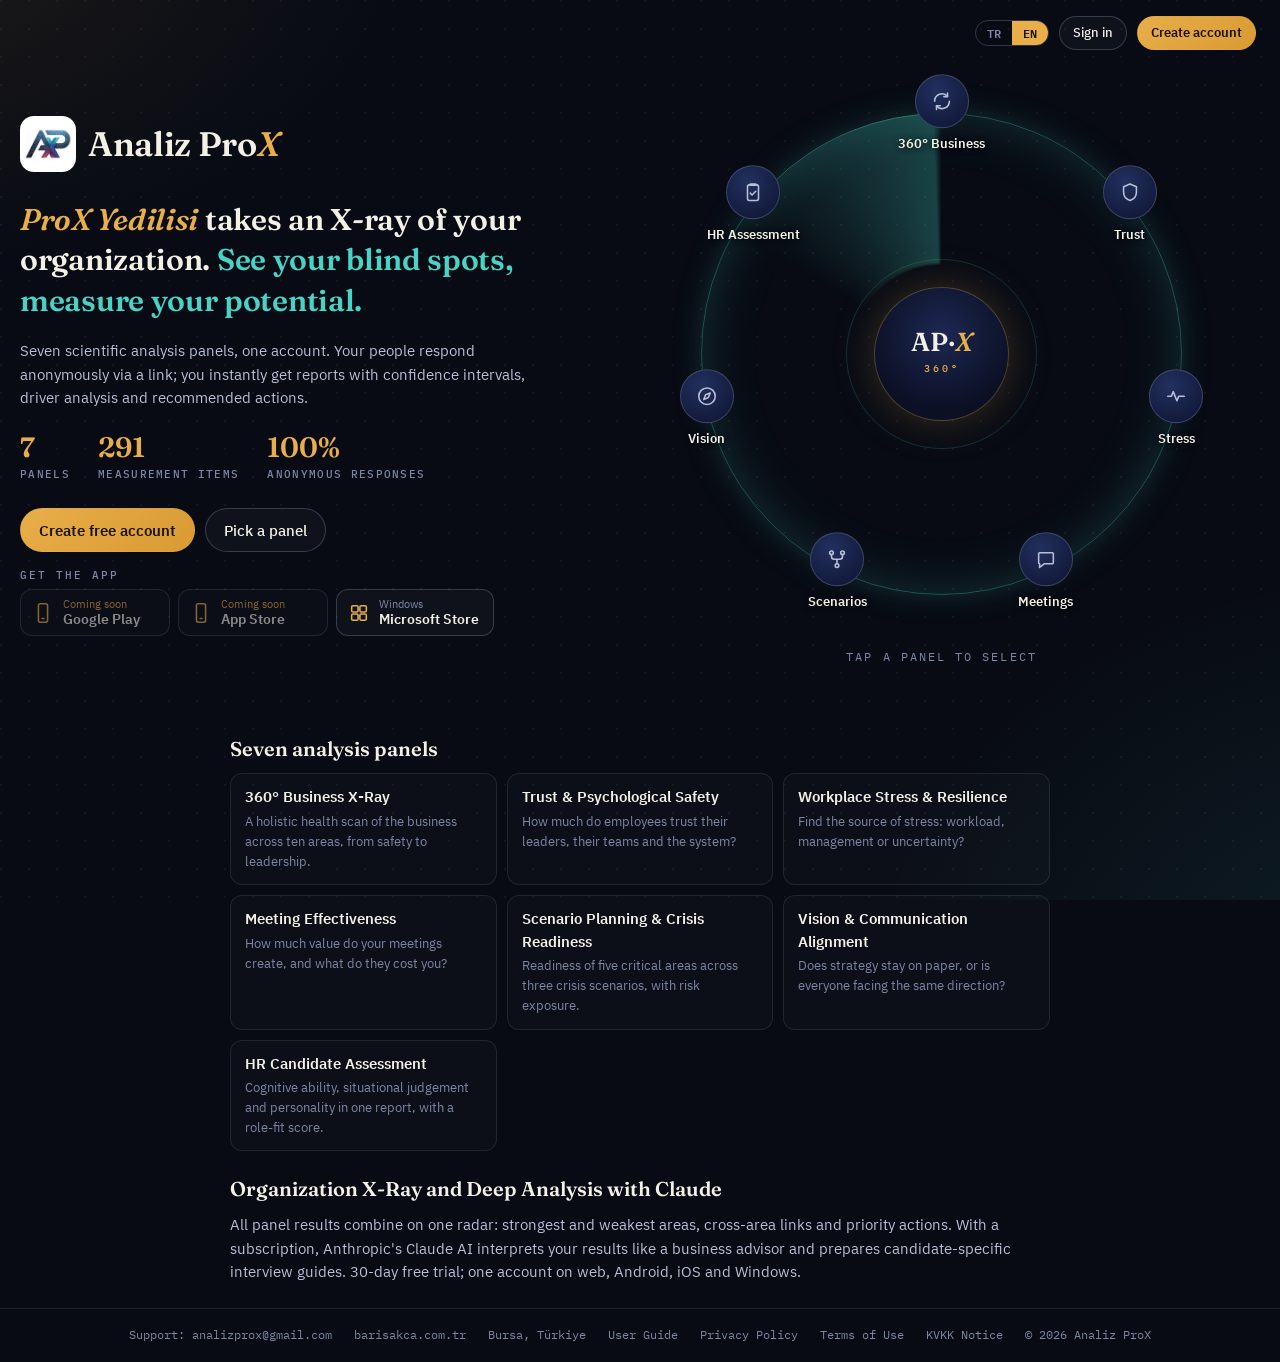
<file: App/App/public/index.html>
<!doctype html>
<html lang="tr">
<head>
  <meta charset="utf-8">
  <meta name="viewport" content="width=device-width, initial-scale=1, viewport-fit=cover">
  <title>Analiz ProX — ProX Yedilisi</title>
  <meta name="description" content="Kurumların röntgenini çeken yedi analiz paneli: 360° işletme, güven, İK aday değerlendirme, vizyon & iletişim, senaryo planlama, stres ve toplantı verimliliği.">
  <meta name="theme-color" content="#080b14">
  <meta name="color-scheme" content="dark">
  <link rel="canonical" href="https://analizprox.barisakca.com.tr/">
  <meta name="robots" content="index,follow">
  <meta property="og:type" content="website">
  <meta property="og:url" content="https://analizprox.barisakca.com.tr/">
  <meta property="og:site_name" content="Analiz ProX">
  <meta property="og:title" content="Analiz ProX — ProX Yedilisi">
  <meta property="og:description" content="İşletmenizin röntgenini çekin. Kör noktalarınızı görün, potansiyelinizi ölçün.">
  <meta property="og:image" content="https://analizprox.barisakca.com.tr/assets/img/og-image.jpg">
  <meta name="twitter:card" content="summary_large_image">
  <script type="application/ld+json">
  {"@context":"https://schema.org","@type":"SoftwareApplication","name":"Analiz ProX","alternateName":"ProX Yedilisi",
   "applicationCategory":"BusinessApplication","operatingSystem":"Web, Android, iOS, Windows","inLanguage":["tr","en"],
   "url":"https://analizprox.barisakca.com.tr/",
   "description":"Kurumların röntgenini çeken yedi analiz paneli: 360° işletme, güven ve psikolojik güvenlik, İK aday değerlendirme, vizyon ve iletişim uyumu, senaryo planlama ve kriz hazırlığı, kurumsal stres ve dayanıklılık, toplantı verimliliği. Anonim çalışan anketi, otomatik rapor ve Claude yapay zekâ ile derin analiz.",
   "offers":{"@type":"Offer","description":"30 gün ücretsiz deneme, ardından aylık ProX Yedilisi aboneliği"},
   "publisher":{"@type":"Organization","name":"Analiz ProX","email":"analizprox@gmail.com"}}
  </script>
  <link rel="icon" href="assets/img/favicon.ico" sizes="any">
  <link rel="icon" type="image/png" sizes="192x192" href="assets/img/favicon-192.png">
  <link rel="apple-touch-icon" href="assets/img/apple-touch-icon.png">
  <link rel="manifest" href="manifest.webmanifest">
  <link rel="stylesheet" href="assets/css/fonts.css">
  <link rel="stylesheet" href="assets/css/app.css">
  <script src="assets/js/vendor/supabase.js" defer></script>
  <script src="assets/js/vendor/qrcode.js" defer></script>
  <script type="module" src="assets/js/app.js"></script>
</head>
<body>
  <div id="app"><div class="loader" style="min-height:90vh"><i></i></div></div>
  <!-- JavaScript çalışmayan tarayıcılar ve arama motorları için tanıtım içeriği (kullanıcıya görünmez, ekranda yanıp sönmez) -->
  <noscript>
    <p style="padding:24px;color:#fff">Analiz ProX'i kullanmak için JavaScript'i etkinleştirin.</p>
    <main class="seo-land" style="max-width:880px;margin:0 auto;padding:40px 20px;color:#e9ecf5;font-family:system-ui,-apple-system,Segoe UI,Roboto,sans-serif;line-height:1.6">
      <h1 style="font-size:34px;margin:0 0 8px">Analiz ProX — Kurumunuzun röntgenini çekin</h1>
      <p style="font-size:18px;color:#b9c0d6">ProX Yedilisi: işletmelerin güçlü ve zayıf yanlarını bilimsel yöntemlerle ölçen yedi analiz paneli tek uygulamada. Çalışanlar hesap açmadan, anonim olarak yanıtlar; rapor otomatik oluşur.</p>
      <h2 style="font-size:22px;margin-top:28px">Yedi analiz paneli</h2>
      <ul>
        <li><b>360° İşletme Röntgeni</b> — Güvenlikten liderliğe on alanda işletmenin bütüncül sağlık taraması ve eNPS.</li>
        <li><b>Güven &amp; Psikolojik Güvenlik</b> — Çalışanlar yöneticilerine, ekiplerine ve sisteme ne kadar güveniyor?</li>
        <li><b>Kurumsal Stres &amp; Dayanıklılık</b> — Stresin kaynağını bulun: iş yükü mü, yönetim mi, belirsizlik mi?</li>
        <li><b>Toplantı Verimliliği</b> — Toplantılarınız ne kadar değer üretiyor ve size kaça mal oluyor?</li>
        <li><b>Senaryo Planlama &amp; Kriz Hazırlığı</b> — Üç kriz senaryosunda beş kritik alanın hazırlık düzeyi ve risk maruziyeti.</li>
        <li><b>Vizyon &amp; İletişim Uyumu</b> — Strateji kâğıtta mı kalıyor, yoksa herkes aynı yöne mi bakıyor?</li>
        <li><b>İK Aday Değerlendirme</b> — Bilişsel yetenek, durumsal yargı, kişilik ve dürüstlük tek raporda; pozisyona uyum skoru.</li>
      </ul>
      <h2 style="font-size:22px;margin-top:28px">Kurum Röntgeni ve Claude ile Derin Analiz</h2>
      <p>Tüm panellerin sonuçları tek radar grafiğinde birleşir: en güçlü ve en zayıf alanlar, alanlar arası bağlantılar ve öncelikli aksiyonlar. Abonelikte Anthropic'in Claude yapay zekâsı sonuçlarınızı bir iş danışmanı gibi yorumlar ve İK adaylarınız için kişiye özel mülakat rehberi hazırlar.</p>
      <h2 style="font-size:22px;margin-top:28px">Nasıl çalışır?</h2>
      <ol><li>Kayıt olun ve kurumunuzu tanımlayın.</li><li>Değerlendirme başlatın; bağlantıyı veya QR kodu paylaşın.</li><li>Çalışanlar anonim yanıtlar; rapor otomatik oluşur (etki analizi, birim ısı haritası, 90 günlük aksiyon önerileri, PDF ve CSV).</li></ol>
      <p><b>30 gün ücretsiz deneme.</b> Web, Android, iOS ve Windows'ta aynı hesap. Türkçe ve İngilizce.</p>
      <p><a href="/#/register" style="color:#e8ae49">Ücretsiz başlayın</a> · <a href="/#/guide" style="color:#e8ae49">Kullanım kılavuzu</a> · <a href="/destek.html" style="color:#e8ae49">Destek</a> · <a href="/gizlilik.html" style="color:#e8ae49">Gizlilik</a> · <a href="/kosullar.html" style="color:#e8ae49">Kullanım koşulları</a> · <a href="/privacy.html" style="color:#e8ae49">Privacy</a></p>
    </main>
  </noscript>
</body>
</html>
</file>
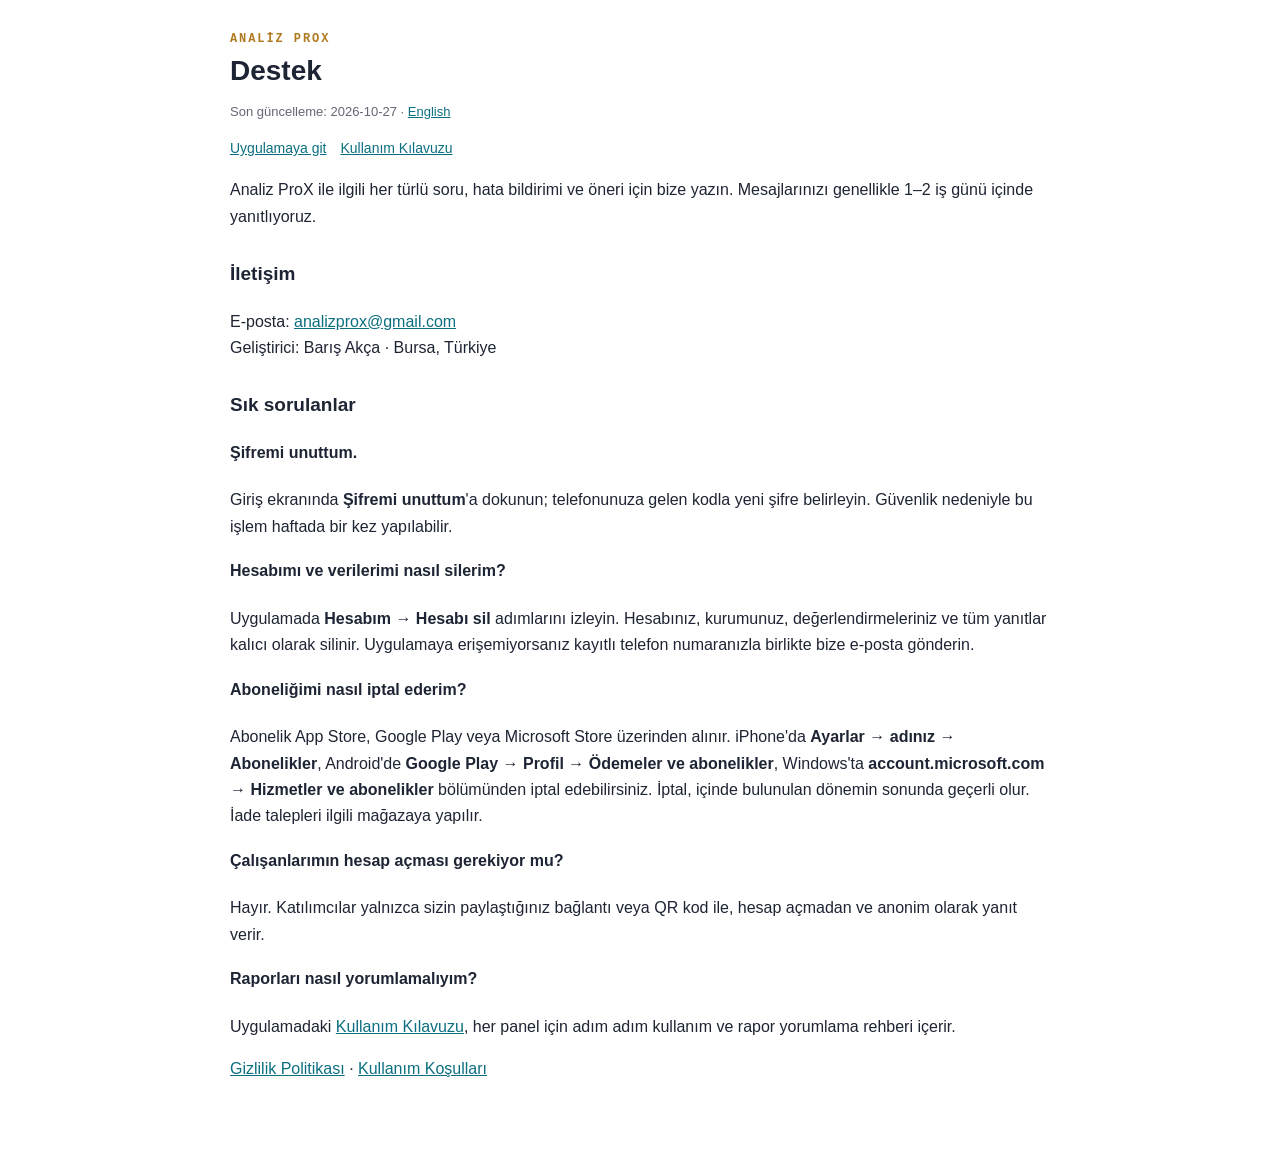
<file: App/App/public/destek.html>
<!doctype html>
<html lang="tr"><head><meta charset="utf-8"><meta name="viewport" content="width=device-width, initial-scale=1">
<title>Destek — Analiz ProX</title><meta name="robots" content="index,follow">
<style>
:root{color-scheme:light dark}
body{margin:0;font:16px/1.65 -apple-system,BlinkMacSystemFont,"Segoe UI",Roboto,Arial,sans-serif;background:#fff;color:#1d2433}
main{max-width:820px;margin:0 auto;padding:32px 20px 64px}
h1{font-size:28px;line-height:1.2;margin:8px 0}h3{margin-top:28px;font-size:19px}h4{margin-top:18px}
.eyebrow{font:600 12px ui-monospace,monospace;letter-spacing:.16em;text-transform:uppercase;color:#b07a1e}
.meta{color:#667;font-size:13px}nav a{margin-right:14px;font-size:14px}
table{border-collapse:collapse;width:100%;margin:12px 0;font-size:14px}th,td{border:1px solid #d8dbe3;padding:8px;text-align:left;vertical-align:top}th{background:#f3f4f7}
.tip,.warn{padding:12px 14px;border-radius:10px;margin:14px 0}.tip{background:#eef7f8}.warn{background:#fff6e6}
a{color:#0b6f80}
@media (prefers-color-scheme:dark){body{background:#0b0f1a;color:#e6e8ee}th{background:#161b28}th,td{border-color:#2a3142}.tip{background:#0f2a2e}.warn{background:#2e2410}a{color:#5fd4e2}.meta{color:#9aa}}
</style></head><body><main>
<div class="eyebrow">Analiz ProX</div>
<h1>Destek</h1>
<p class="meta">Son güncelleme: 2026-10-27 · <a href="/support.html">English</a></p>
<nav><a href="/">Uygulamaya git</a><a href="/#/guide">Kullanım Kılavuzu</a></nav>

<p>Analiz ProX ile ilgili her türlü soru, hata bildirimi ve öneri için bize yazın. Mesajlarınızı genellikle 1–2 iş günü içinde yanıtlıyoruz.</p>
<h3>İletişim</h3>
<p>E-posta: <a href="mailto:analizprox@gmail.com">analizprox@gmail.com</a><br>Geliştirici: Barış Akça · Bursa, Türkiye</p>
<h3>Sık sorulanlar</h3>
<h4>Şifremi unuttum.</h4><p>Giriş ekranında <b>Şifremi unuttum</b>'a dokunun; telefonunuza gelen kodla yeni şifre belirleyin. Güvenlik nedeniyle bu işlem haftada bir kez yapılabilir.</p>
<h4>Hesabımı ve verilerimi nasıl silerim?</h4><p>Uygulamada <b>Hesabım → Hesabı sil</b> adımlarını izleyin. Hesabınız, kurumunuz, değerlendirmeleriniz ve tüm yanıtlar kalıcı olarak silinir. Uygulamaya erişemiyorsanız kayıtlı telefon numaranızla birlikte bize e-posta gönderin.</p>
<h4>Aboneliğimi nasıl iptal ederim?</h4><p>Abonelik App Store, Google Play veya Microsoft Store üzerinden alınır. iPhone'da <b>Ayarlar → adınız → Abonelikler</b>, Android'de <b>Google Play → Profil → Ödemeler ve abonelikler</b>, Windows'ta <b>account.microsoft.com → Hizmetler ve abonelikler</b> bölümünden iptal edebilirsiniz. İptal, içinde bulunulan dönemin sonunda geçerli olur. İade talepleri ilgili mağazaya yapılır.</p>
<h4>Çalışanlarımın hesap açması gerekiyor mu?</h4><p>Hayır. Katılımcılar yalnızca sizin paylaştığınız bağlantı veya QR kod ile, hesap açmadan ve anonim olarak yanıt verir.</p>
<h4>Raporları nasıl yorumlamalıyım?</h4><p>Uygulamadaki <a href="/#/guide">Kullanım Kılavuzu</a>, her panel için adım adım kullanım ve rapor yorumlama rehberi içerir.</p>
<p><a href="/gizlilik">Gizlilik Politikası</a> · <a href="/kosullar">Kullanım Koşulları</a></p>
</main></body></html>
</file>
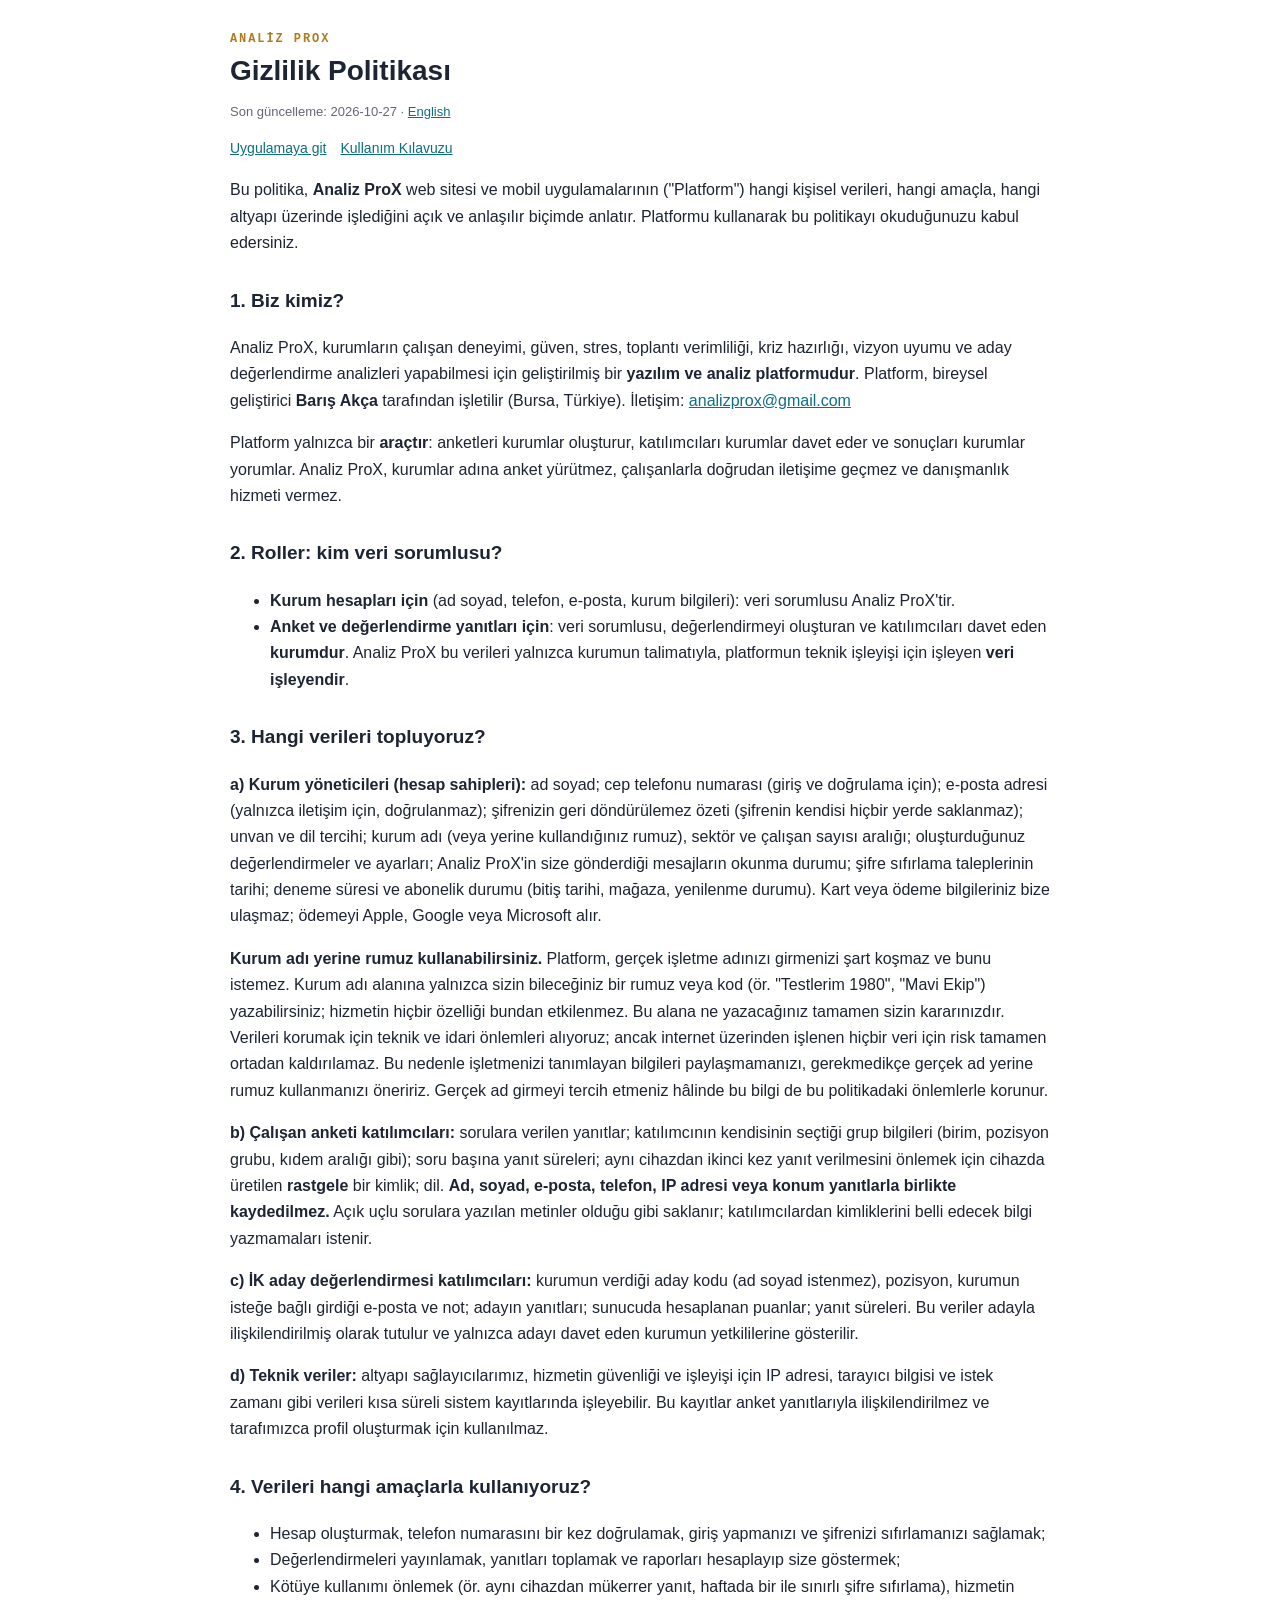
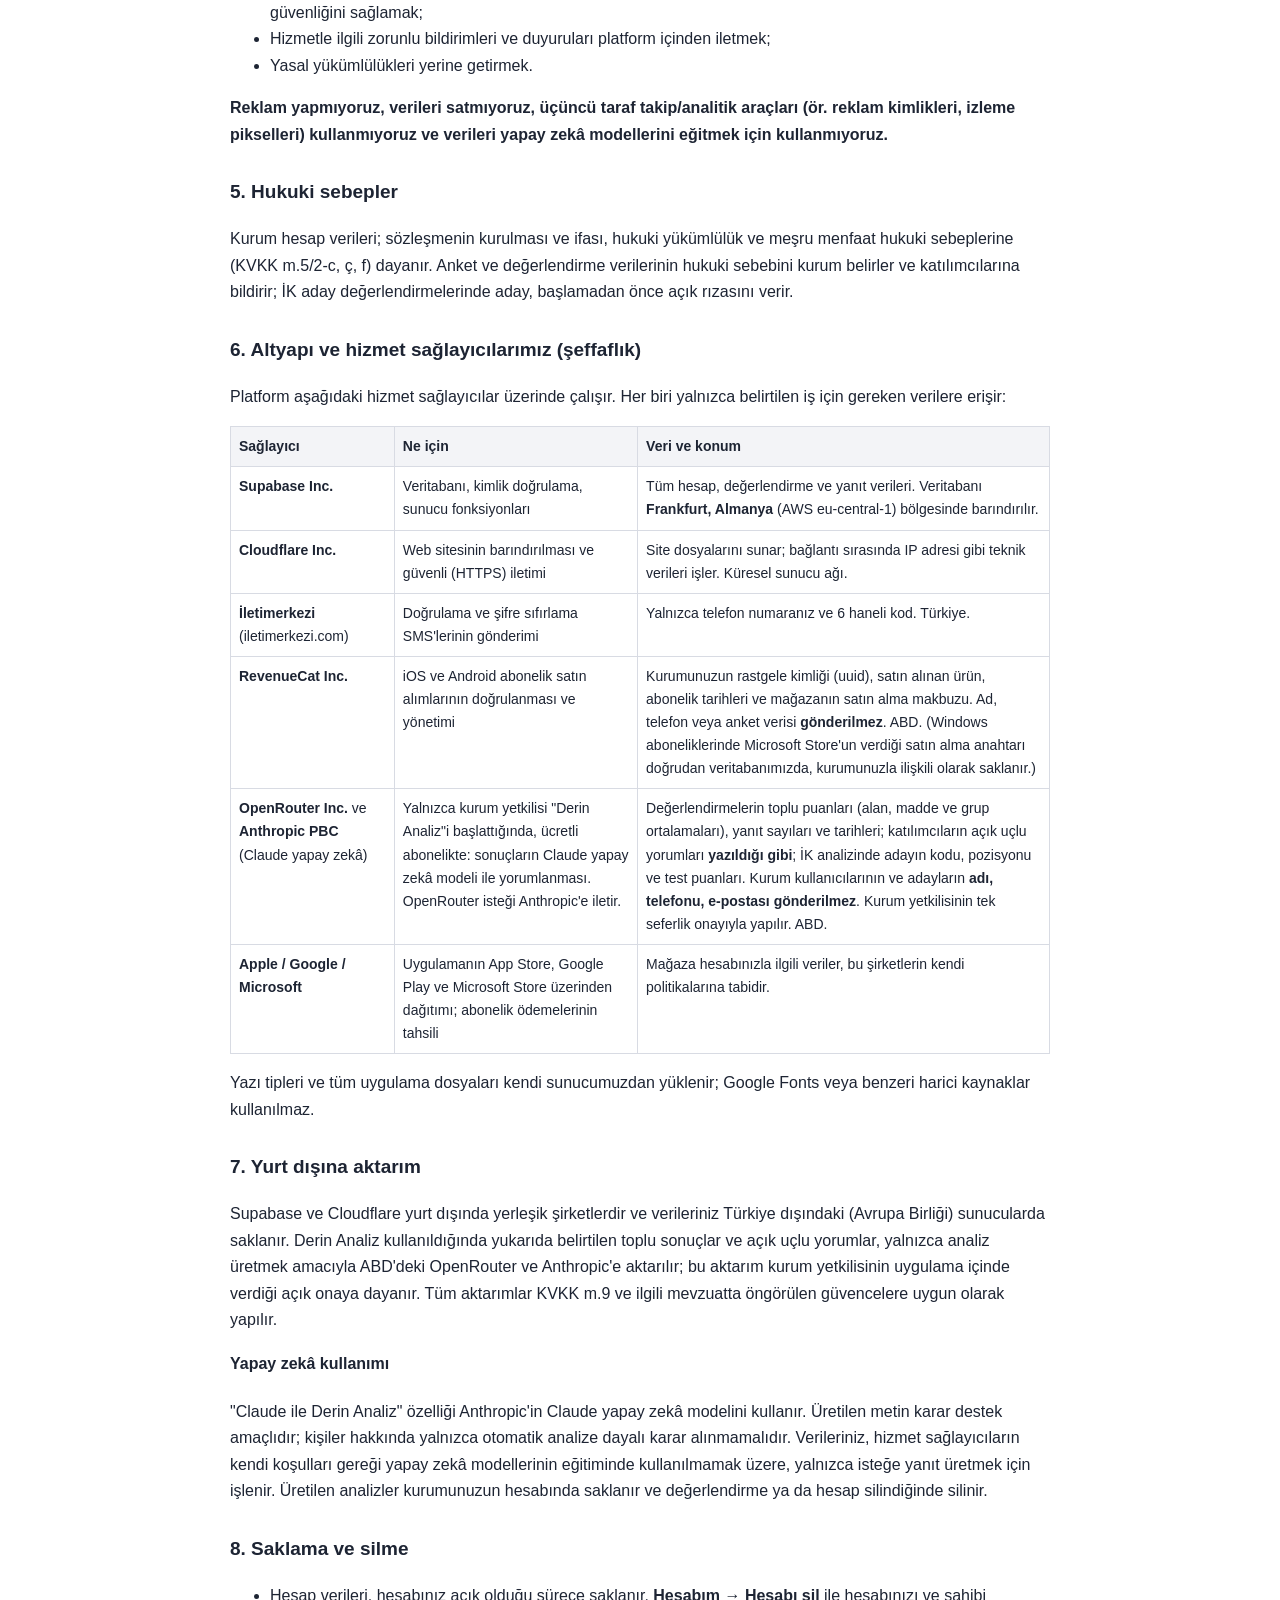
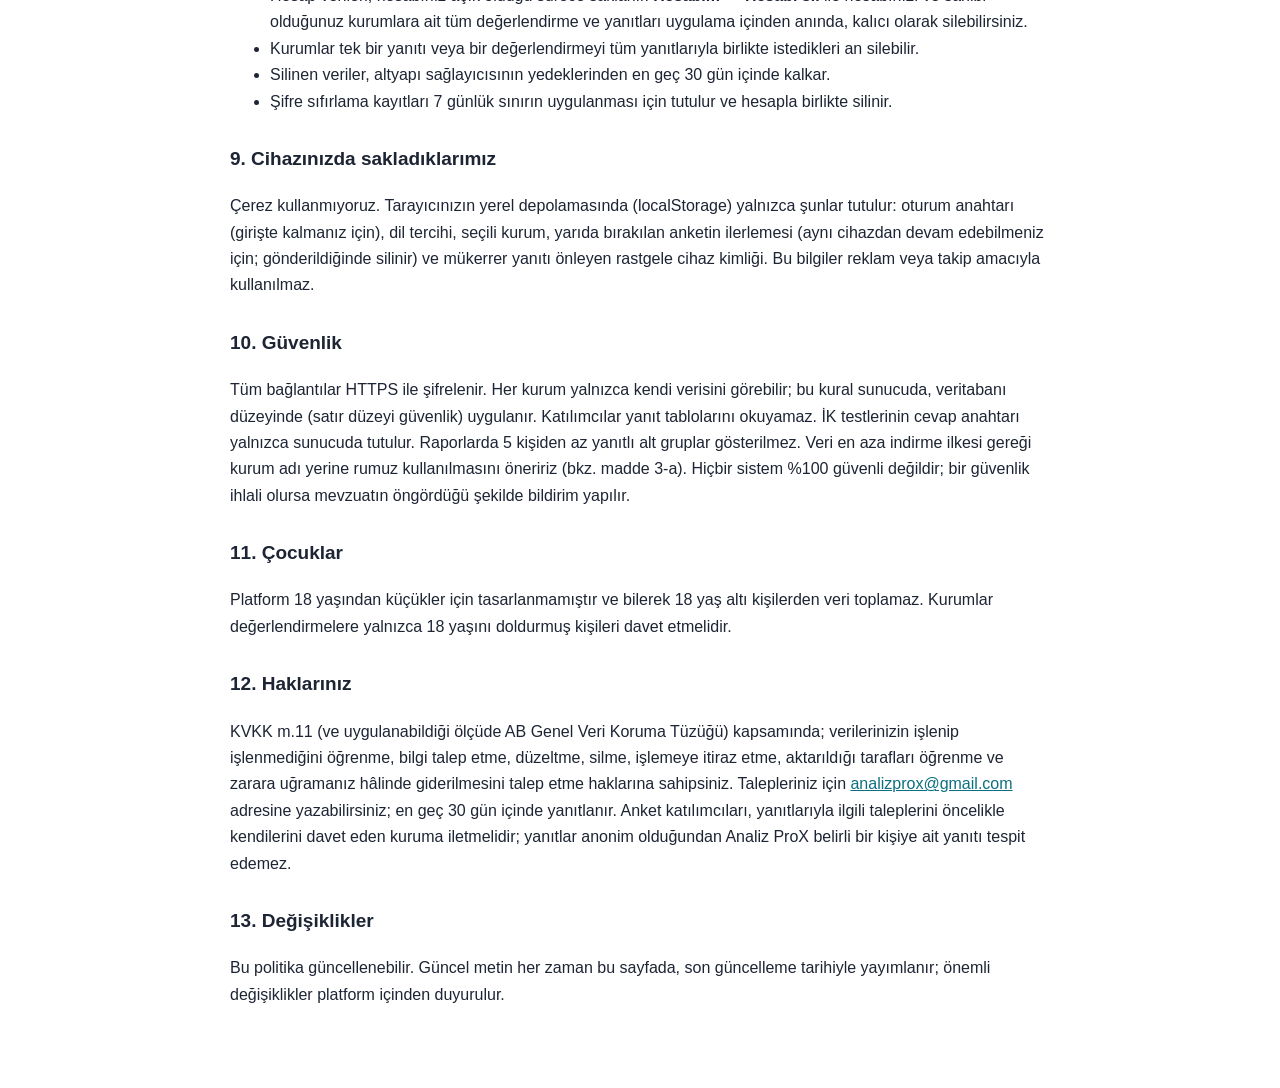
<file: App/App/public/gizlilik.html>
<!doctype html>
<html lang="tr"><head><meta charset="utf-8"><meta name="viewport" content="width=device-width, initial-scale=1">
<title>Gizlilik Politikası — Analiz ProX</title><meta name="robots" content="index,follow">
<style>
:root{color-scheme:light dark}
body{margin:0;font:16px/1.65 -apple-system,BlinkMacSystemFont,"Segoe UI",Roboto,Arial,sans-serif;background:#fff;color:#1d2433}
main{max-width:820px;margin:0 auto;padding:32px 20px 64px}
h1{font-size:28px;line-height:1.2;margin:8px 0}h3{margin-top:28px;font-size:19px}h4{margin-top:18px}
.eyebrow{font:600 12px ui-monospace,monospace;letter-spacing:.16em;text-transform:uppercase;color:#b07a1e}
.meta{color:#667;font-size:13px}nav a{margin-right:14px;font-size:14px}
table{border-collapse:collapse;width:100%;margin:12px 0;font-size:14px}th,td{border:1px solid #d8dbe3;padding:8px;text-align:left;vertical-align:top}th{background:#f3f4f7}
.tip,.warn{padding:12px 14px;border-radius:10px;margin:14px 0}.tip{background:#eef7f8}.warn{background:#fff6e6}
a{color:#0b6f80}
@media (prefers-color-scheme:dark){body{background:#0b0f1a;color:#e6e8ee}th{background:#161b28}th,td{border-color:#2a3142}.tip{background:#0f2a2e}.warn{background:#2e2410}a{color:#5fd4e2}.meta{color:#9aa}}
</style></head><body><main>
<div class="eyebrow">Analiz ProX</div>
<h1>Gizlilik Politikası</h1>
<p class="meta">Son güncelleme: 2026-10-27 · <a href="/privacy.html">English</a></p>
<nav><a href="/">Uygulamaya git</a><a href="/#/guide">Kullanım Kılavuzu</a></nav>

<p>Bu politika, <b>Analiz ProX</b> web sitesi ve mobil uygulamalarının ("Platform") hangi kişisel verileri, hangi amaçla, hangi altyapı üzerinde işlediğini açık ve anlaşılır biçimde anlatır. Platformu kullanarak bu politikayı okuduğunuzu kabul edersiniz.</p>

<h3>1. Biz kimiz?</h3>
<p>Analiz ProX, kurumların çalışan deneyimi, güven, stres, toplantı verimliliği, kriz hazırlığı, vizyon uyumu ve aday değerlendirme analizleri yapabilmesi için geliştirilmiş bir <b>yazılım ve analiz platformudur</b>. Platform, bireysel geliştirici <b>Barış Akça</b> tarafından işletilir (Bursa, Türkiye). İletişim: <a href="mailto:analizprox@gmail.com">analizprox@gmail.com</a></p>
<p>Platform yalnızca bir <b>araçtır</b>: anketleri kurumlar oluşturur, katılımcıları kurumlar davet eder ve sonuçları kurumlar yorumlar. Analiz ProX, kurumlar adına anket yürütmez, çalışanlarla doğrudan iletişime geçmez ve danışmanlık hizmeti vermez.</p>

<h3>2. Roller: kim veri sorumlusu?</h3>
<ul>
<li><b>Kurum hesapları için</b> (ad soyad, telefon, e-posta, kurum bilgileri): veri sorumlusu Analiz ProX'tir.</li>
<li><b>Anket ve değerlendirme yanıtları için</b>: veri sorumlusu, değerlendirmeyi oluşturan ve katılımcıları davet eden <b>kurumdur</b>. Analiz ProX bu verileri yalnızca kurumun talimatıyla, platformun teknik işleyişi için işleyen <b>veri işleyendir</b>.</li>
</ul>

<h3>3. Hangi verileri topluyoruz?</h3>
<p><b>a) Kurum yöneticileri (hesap sahipleri):</b> ad soyad; cep telefonu numarası (giriş ve doğrulama için); e-posta adresi (yalnızca iletişim için, doğrulanmaz); şifrenizin geri döndürülemez özeti (şifrenin kendisi hiçbir yerde saklanmaz); unvan ve dil tercihi; kurum adı (veya yerine kullandığınız rumuz), sektör ve çalışan sayısı aralığı; oluşturduğunuz değerlendirmeler ve ayarları; Analiz ProX'in size gönderdiği mesajların okunma durumu; şifre sıfırlama taleplerinin tarihi; deneme süresi ve abonelik durumu (bitiş tarihi, mağaza, yenilenme durumu). Kart veya ödeme bilgileriniz bize ulaşmaz; ödemeyi Apple, Google veya Microsoft alır.</p>
<p><b>Kurum adı yerine rumuz kullanabilirsiniz.</b> Platform, gerçek işletme adınızı girmenizi şart koşmaz ve bunu istemez. Kurum adı alanına yalnızca sizin bileceğiniz bir rumuz veya kod (ör. "Testlerim 1980", "Mavi Ekip") yazabilirsiniz; hizmetin hiçbir özelliği bundan etkilenmez. Bu alana ne yazacağınız tamamen sizin kararınızdır. Verileri korumak için teknik ve idari önlemleri alıyoruz; ancak internet üzerinden işlenen hiçbir veri için risk tamamen ortadan kaldırılamaz. Bu nedenle işletmenizi tanımlayan bilgileri paylaşmamanızı, gerekmedikçe gerçek ad yerine rumuz kullanmanızı öneririz. Gerçek ad girmeyi tercih etmeniz hâlinde bu bilgi de bu politikadaki önlemlerle korunur.</p>
<p><b>b) Çalışan anketi katılımcıları:</b> sorulara verilen yanıtlar; katılımcının kendisinin seçtiği grup bilgileri (birim, pozisyon grubu, kıdem aralığı gibi); soru başına yanıt süreleri; aynı cihazdan ikinci kez yanıt verilmesini önlemek için cihazda üretilen <b>rastgele</b> bir kimlik; dil. <b>Ad, soyad, e-posta, telefon, IP adresi veya konum yanıtlarla birlikte kaydedilmez.</b> Açık uçlu sorulara yazılan metinler olduğu gibi saklanır; katılımcılardan kimliklerini belli edecek bilgi yazmamaları istenir.</p>
<p><b>c) İK aday değerlendirmesi katılımcıları:</b> kurumun verdiği aday kodu (ad soyad istenmez), pozisyon, kurumun isteğe bağlı girdiği e-posta ve not; adayın yanıtları; sunucuda hesaplanan puanlar; yanıt süreleri. Bu veriler adayla ilişkilendirilmiş olarak tutulur ve yalnızca adayı davet eden kurumun yetkililerine gösterilir.</p>
<p><b>d) Teknik veriler:</b> altyapı sağlayıcılarımız, hizmetin güvenliği ve işleyişi için IP adresi, tarayıcı bilgisi ve istek zamanı gibi verileri kısa süreli sistem kayıtlarında işleyebilir. Bu kayıtlar anket yanıtlarıyla ilişkilendirilmez ve tarafımızca profil oluşturmak için kullanılmaz.</p>

<h3>4. Verileri hangi amaçlarla kullanıyoruz?</h3>
<ul>
<li>Hesap oluşturmak, telefon numarasını bir kez doğrulamak, giriş yapmanızı ve şifrenizi sıfırlamanızı sağlamak;</li>
<li>Değerlendirmeleri yayınlamak, yanıtları toplamak ve raporları hesaplayıp size göstermek;</li>
<li>Kötüye kullanımı önlemek (ör. aynı cihazdan mükerrer yanıt, haftada bir ile sınırlı şifre sıfırlama), hizmetin güvenliğini sağlamak;</li>
<li>Hizmetle ilgili zorunlu bildirimleri ve duyuruları platform içinden iletmek;</li>
<li>Yasal yükümlülükleri yerine getirmek.</li>
</ul>
<p><b>Reklam yapmıyoruz, verileri satmıyoruz, üçüncü taraf takip/analitik araçları (ör. reklam kimlikleri, izleme pikselleri) kullanmıyoruz ve verileri yapay zekâ modellerini eğitmek için kullanmıyoruz.</b></p>

<h3>5. Hukuki sebepler</h3>
<p>Kurum hesap verileri; sözleşmenin kurulması ve ifası, hukuki yükümlülük ve meşru menfaat hukuki sebeplerine (KVKK m.5/2-c, ç, f) dayanır. Anket ve değerlendirme verilerinin hukuki sebebini kurum belirler ve katılımcılarına bildirir; İK aday değerlendirmelerinde aday, başlamadan önce açık rızasını verir.</p>

<h3>6. Altyapı ve hizmet sağlayıcılarımız (şeffaflık)</h3>
<p>Platform aşağıdaki hizmet sağlayıcılar üzerinde çalışır. Her biri yalnızca belirtilen iş için gereken verilere erişir:</p>
<table>
<tr><th>Sağlayıcı</th><th>Ne için</th><th>Veri ve konum</th></tr>
<tr><td><b>Supabase Inc.</b></td><td>Veritabanı, kimlik doğrulama, sunucu fonksiyonları</td><td>Tüm hesap, değerlendirme ve yanıt verileri. Veritabanı <b>Frankfurt, Almanya</b> (AWS eu-central-1) bölgesinde barındırılır.</td></tr>
<tr><td><b>Cloudflare Inc.</b></td><td>Web sitesinin barındırılması ve güvenli (HTTPS) iletimi</td><td>Site dosyalarını sunar; bağlantı sırasında IP adresi gibi teknik verileri işler. Küresel sunucu ağı.</td></tr>
<tr><td><b>İletimerkezi</b> (iletimerkezi.com)</td><td>Doğrulama ve şifre sıfırlama SMS'lerinin gönderimi</td><td>Yalnızca telefon numaranız ve 6 haneli kod. Türkiye.</td></tr>
<tr><td><b>RevenueCat Inc.</b></td><td>iOS ve Android abonelik satın alımlarının doğrulanması ve yönetimi</td><td>Kurumunuzun rastgele kimliği (uuid), satın alınan ürün, abonelik tarihleri ve mağazanın satın alma makbuzu. Ad, telefon veya anket verisi <b>gönderilmez</b>. ABD. (Windows aboneliklerinde Microsoft Store'un verdiği satın alma anahtarı doğrudan veritabanımızda, kurumunuzla ilişkili olarak saklanır.)</td></tr>
<tr><td><b>OpenRouter Inc.</b> ve <b>Anthropic PBC</b> (Claude yapay zekâ)</td><td>Yalnızca kurum yetkilisi "Derin Analiz"i başlattığında, ücretli abonelikte: sonuçların Claude yapay zekâ modeli ile yorumlanması. OpenRouter isteği Anthropic'e iletir.</td><td>Değerlendirmelerin toplu puanları (alan, madde ve grup ortalamaları), yanıt sayıları ve tarihleri; katılımcıların açık uçlu yorumları <b>yazıldığı gibi</b>; İK analizinde adayın kodu, pozisyonu ve test puanları. Kurum kullanıcılarının ve adayların <b>adı, telefonu, e-postası gönderilmez</b>. Kurum yetkilisinin tek seferlik onayıyla yapılır. ABD.</td></tr>
<tr><td><b>Apple / Google / Microsoft</b></td><td>Uygulamanın App Store, Google Play ve Microsoft Store üzerinden dağıtımı; abonelik ödemelerinin tahsili</td><td>Mağaza hesabınızla ilgili veriler, bu şirketlerin kendi politikalarına tabidir.</td></tr>
</table>
<p>Yazı tipleri ve tüm uygulama dosyaları kendi sunucumuzdan yüklenir; Google Fonts veya benzeri harici kaynaklar kullanılmaz.</p>

<h3>7. Yurt dışına aktarım</h3>
<p>Supabase ve Cloudflare yurt dışında yerleşik şirketlerdir ve verileriniz Türkiye dışındaki (Avrupa Birliği) sunucularda saklanır. Derin Analiz kullanıldığında yukarıda belirtilen toplu sonuçlar ve açık uçlu yorumlar, yalnızca analiz üretmek amacıyla ABD'deki OpenRouter ve Anthropic'e aktarılır; bu aktarım kurum yetkilisinin uygulama içinde verdiği açık onaya dayanır. Tüm aktarımlar KVKK m.9 ve ilgili mevzuatta öngörülen güvencelere uygun olarak yapılır.</p>
<h4>Yapay zekâ kullanımı</h4>
<p>"Claude ile Derin Analiz" özelliği Anthropic'in Claude yapay zekâ modelini kullanır. Üretilen metin karar destek amaçlıdır; kişiler hakkında yalnızca otomatik analize dayalı karar alınmamalıdır. Verileriniz, hizmet sağlayıcıların kendi koşulları gereği yapay zekâ modellerinin eğitiminde kullanılmamak üzere, yalnızca isteğe yanıt üretmek için işlenir. Üretilen analizler kurumunuzun hesabında saklanır ve değerlendirme ya da hesap silindiğinde silinir.</p>

<h3>8. Saklama ve silme</h3>
<ul>
<li>Hesap verileri, hesabınız açık olduğu sürece saklanır. <b>Hesabım → Hesabı sil</b> ile hesabınızı ve sahibi olduğunuz kurumlara ait tüm değerlendirme ve yanıtları uygulama içinden anında, kalıcı olarak silebilirsiniz.</li>
<li>Kurumlar tek bir yanıtı veya bir değerlendirmeyi tüm yanıtlarıyla birlikte istedikleri an silebilir.</li>
<li>Silinen veriler, altyapı sağlayıcısının yedeklerinden en geç 30 gün içinde kalkar.</li>
<li>Şifre sıfırlama kayıtları 7 günlük sınırın uygulanması için tutulur ve hesapla birlikte silinir.</li>
</ul>

<h3>9. Cihazınızda sakladıklarımız</h3>
<p>Çerez kullanmıyoruz. Tarayıcınızın yerel depolamasında (localStorage) yalnızca şunlar tutulur: oturum anahtarı (girişte kalmanız için), dil tercihi, seçili kurum, yarıda bırakılan anketin ilerlemesi (aynı cihazdan devam edebilmeniz için; gönderildiğinde silinir) ve mükerrer yanıtı önleyen rastgele cihaz kimliği. Bu bilgiler reklam veya takip amacıyla kullanılmaz.</p>

<h3>10. Güvenlik</h3>
<p>Tüm bağlantılar HTTPS ile şifrelenir. Her kurum yalnızca kendi verisini görebilir; bu kural sunucuda, veritabanı düzeyinde (satır düzeyi güvenlik) uygulanır. Katılımcılar yanıt tablolarını okuyamaz. İK testlerinin cevap anahtarı yalnızca sunucuda tutulur. Raporlarda 5 kişiden az yanıtlı alt gruplar gösterilmez. Veri en aza indirme ilkesi gereği kurum adı yerine rumuz kullanılmasını öneririz (bkz. madde 3-a). Hiçbir sistem %100 güvenli değildir; bir güvenlik ihlali olursa mevzuatın öngördüğü şekilde bildirim yapılır.</p>

<h3>11. Çocuklar</h3>
<p>Platform 18 yaşından küçükler için tasarlanmamıştır ve bilerek 18 yaş altı kişilerden veri toplamaz. Kurumlar değerlendirmelere yalnızca 18 yaşını doldurmuş kişileri davet etmelidir.</p>

<h3>12. Haklarınız</h3>
<p>KVKK m.11 (ve uygulanabildiği ölçüde AB Genel Veri Koruma Tüzüğü) kapsamında; verilerinizin işlenip işlenmediğini öğrenme, bilgi talep etme, düzeltme, silme, işlemeye itiraz etme, aktarıldığı tarafları öğrenme ve zarara uğramanız hâlinde giderilmesini talep etme haklarına sahipsiniz. Talepleriniz için <a href="mailto:analizprox@gmail.com">analizprox@gmail.com</a> adresine yazabilirsiniz; en geç 30 gün içinde yanıtlanır. Anket katılımcıları, yanıtlarıyla ilgili taleplerini öncelikle kendilerini davet eden kuruma iletmelidir; yanıtlar anonim olduğundan Analiz ProX belirli bir kişiye ait yanıtı tespit edemez.</p>

<h3>13. Değişiklikler</h3>
<p>Bu politika güncellenebilir. Güncel metin her zaman bu sayfada, son güncelleme tarihiyle yayımlanır; önemli değişiklikler platform içinden duyurulur.</p>

</main></body></html>
</file>
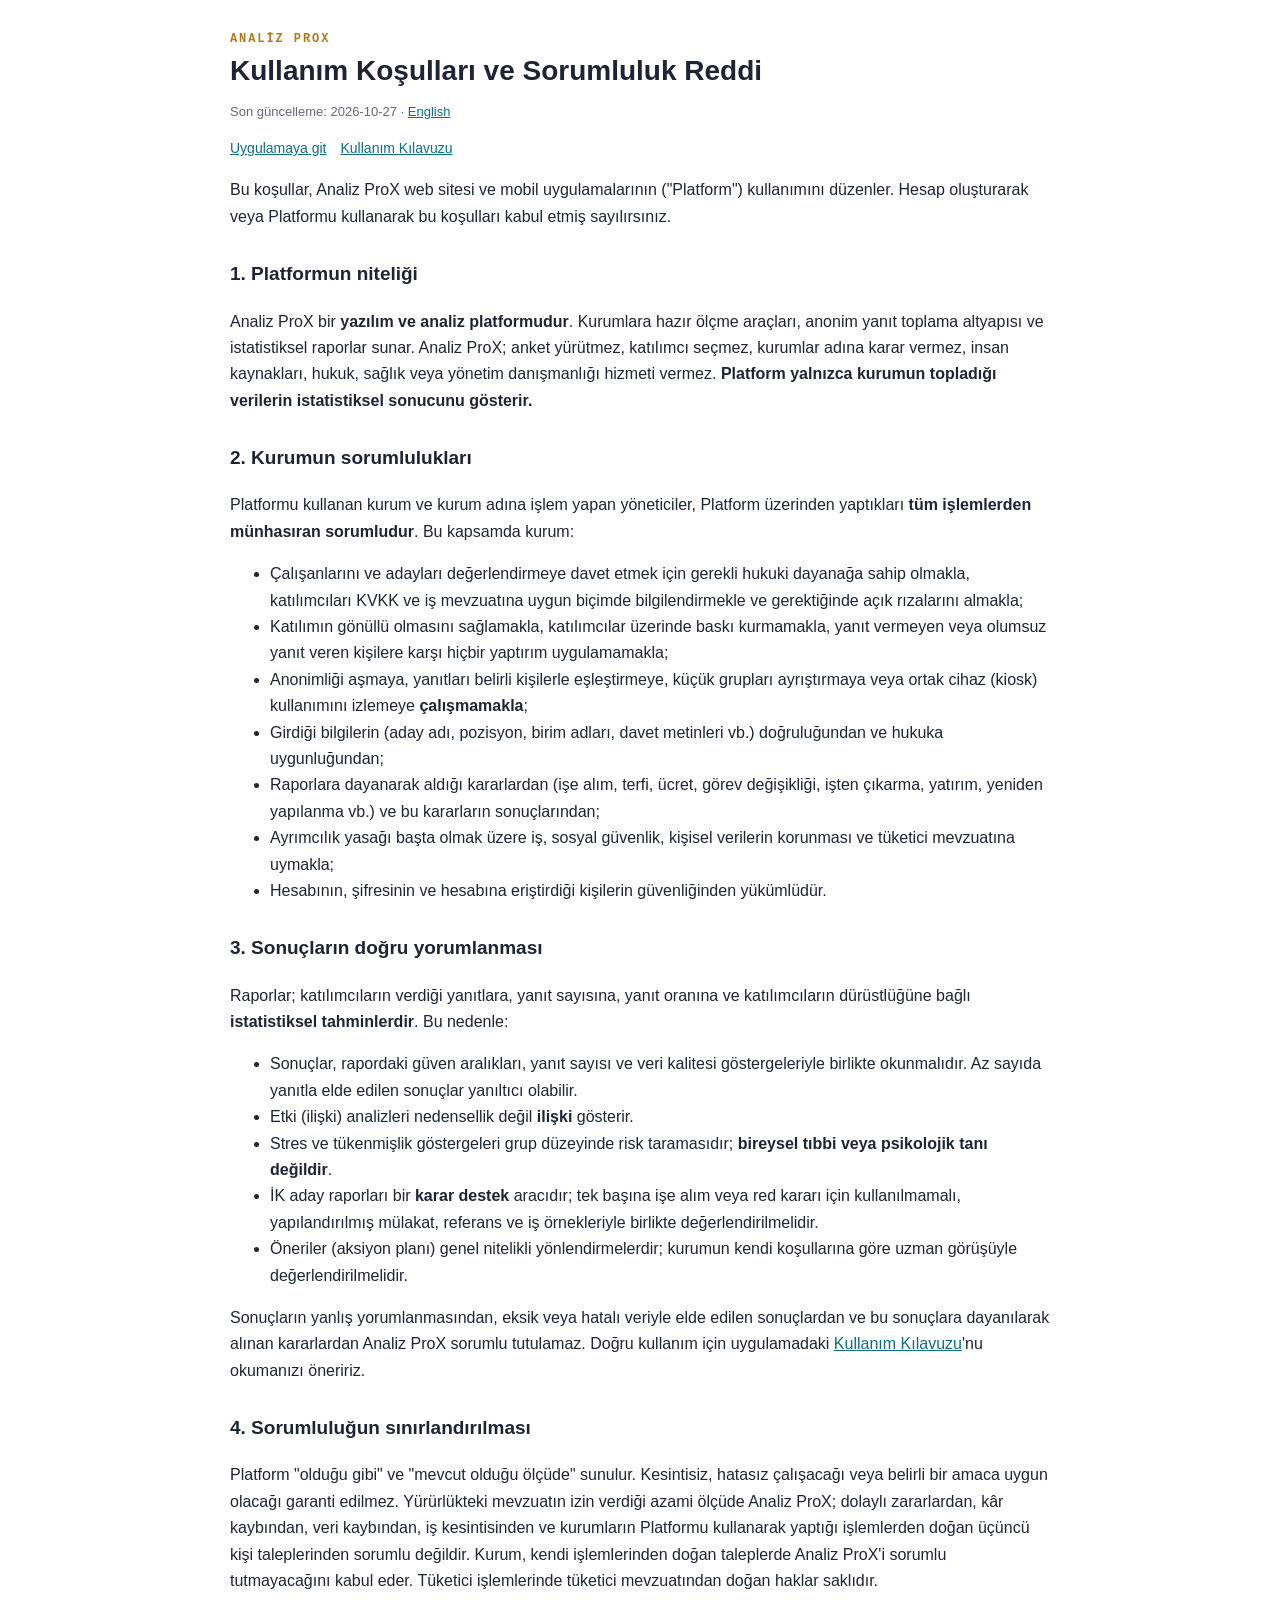
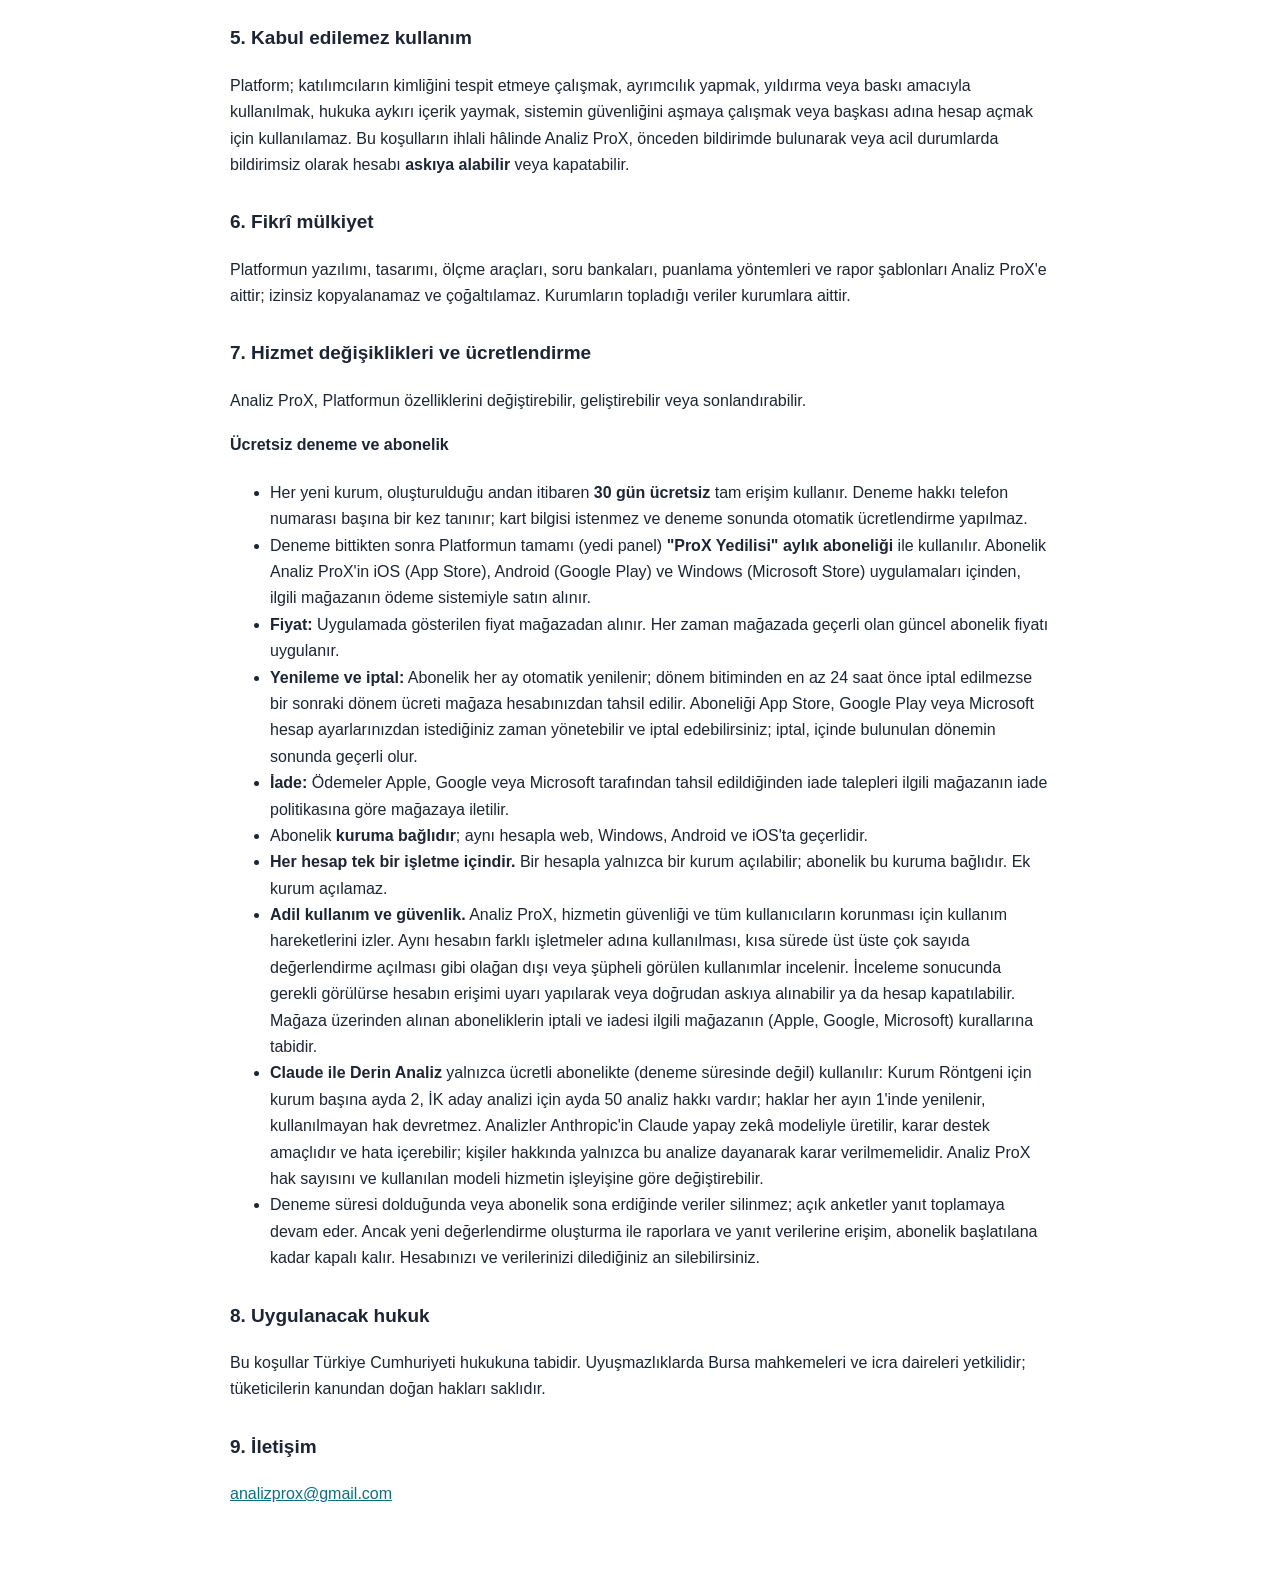
<file: App/App/public/kosullar.html>
<!doctype html>
<html lang="tr"><head><meta charset="utf-8"><meta name="viewport" content="width=device-width, initial-scale=1">
<title>Kullanım Koşulları ve Sorumluluk Reddi — Analiz ProX</title><meta name="robots" content="index,follow">
<style>
:root{color-scheme:light dark}
body{margin:0;font:16px/1.65 -apple-system,BlinkMacSystemFont,"Segoe UI",Roboto,Arial,sans-serif;background:#fff;color:#1d2433}
main{max-width:820px;margin:0 auto;padding:32px 20px 64px}
h1{font-size:28px;line-height:1.2;margin:8px 0}h3{margin-top:28px;font-size:19px}h4{margin-top:18px}
.eyebrow{font:600 12px ui-monospace,monospace;letter-spacing:.16em;text-transform:uppercase;color:#b07a1e}
.meta{color:#667;font-size:13px}nav a{margin-right:14px;font-size:14px}
table{border-collapse:collapse;width:100%;margin:12px 0;font-size:14px}th,td{border:1px solid #d8dbe3;padding:8px;text-align:left;vertical-align:top}th{background:#f3f4f7}
.tip,.warn{padding:12px 14px;border-radius:10px;margin:14px 0}.tip{background:#eef7f8}.warn{background:#fff6e6}
a{color:#0b6f80}
@media (prefers-color-scheme:dark){body{background:#0b0f1a;color:#e6e8ee}th{background:#161b28}th,td{border-color:#2a3142}.tip{background:#0f2a2e}.warn{background:#2e2410}a{color:#5fd4e2}.meta{color:#9aa}}
</style></head><body><main>
<div class="eyebrow">Analiz ProX</div>
<h1>Kullanım Koşulları ve Sorumluluk Reddi</h1>
<p class="meta">Son güncelleme: 2026-10-27 · <a href="/terms.html">English</a></p>
<nav><a href="/">Uygulamaya git</a><a href="/#/guide">Kullanım Kılavuzu</a></nav>

<p>Bu koşullar, Analiz ProX web sitesi ve mobil uygulamalarının ("Platform") kullanımını düzenler. Hesap oluşturarak veya Platformu kullanarak bu koşulları kabul etmiş sayılırsınız.</p>

<h3>1. Platformun niteliği</h3>
<p>Analiz ProX bir <b>yazılım ve analiz platformudur</b>. Kurumlara hazır ölçme araçları, anonim yanıt toplama altyapısı ve istatistiksel raporlar sunar. Analiz ProX; anket yürütmez, katılımcı seçmez, kurumlar adına karar vermez, insan kaynakları, hukuk, sağlık veya yönetim danışmanlığı hizmeti vermez. <b>Platform yalnızca kurumun topladığı verilerin istatistiksel sonucunu gösterir.</b></p>

<h3>2. Kurumun sorumlulukları</h3>
<p>Platformu kullanan kurum ve kurum adına işlem yapan yöneticiler, Platform üzerinden yaptıkları <b>tüm işlemlerden münhasıran sorumludur</b>. Bu kapsamda kurum:</p>
<ul>
<li>Çalışanlarını ve adayları değerlendirmeye davet etmek için gerekli hukuki dayanağa sahip olmakla, katılımcıları KVKK ve iş mevzuatına uygun biçimde bilgilendirmekle ve gerektiğinde açık rızalarını almakla;</li>
<li>Katılımın gönüllü olmasını sağlamakla, katılımcılar üzerinde baskı kurmamakla, yanıt vermeyen veya olumsuz yanıt veren kişilere karşı hiçbir yaptırım uygulamamakla;</li>
<li>Anonimliği aşmaya, yanıtları belirli kişilerle eşleştirmeye, küçük grupları ayrıştırmaya veya ortak cihaz (kiosk) kullanımını izlemeye <b>çalışmamakla</b>;</li>
<li>Girdiği bilgilerin (aday adı, pozisyon, birim adları, davet metinleri vb.) doğruluğundan ve hukuka uygunluğundan;</li>
<li>Raporlara dayanarak aldığı kararlardan (işe alım, terfi, ücret, görev değişikliği, işten çıkarma, yatırım, yeniden yapılanma vb.) ve bu kararların sonuçlarından;</li>
<li>Ayrımcılık yasağı başta olmak üzere iş, sosyal güvenlik, kişisel verilerin korunması ve tüketici mevzuatına uymakla;</li>
<li>Hesabının, şifresinin ve hesabına eriştirdiği kişilerin güvenliğinden yükümlüdür.</li>
</ul>

<h3>3. Sonuçların doğru yorumlanması</h3>
<p>Raporlar; katılımcıların verdiği yanıtlara, yanıt sayısına, yanıt oranına ve katılımcıların dürüstlüğüne bağlı <b>istatistiksel tahminlerdir</b>. Bu nedenle:</p>
<ul>
<li>Sonuçlar, rapordaki güven aralıkları, yanıt sayısı ve veri kalitesi göstergeleriyle birlikte okunmalıdır. Az sayıda yanıtla elde edilen sonuçlar yanıltıcı olabilir.</li>
<li>Etki (ilişki) analizleri nedensellik değil <b>ilişki</b> gösterir.</li>
<li>Stres ve tükenmişlik göstergeleri grup düzeyinde risk taramasıdır; <b>bireysel tıbbi veya psikolojik tanı değildir</b>.</li>
<li>İK aday raporları bir <b>karar destek</b> aracıdır; tek başına işe alım veya red kararı için kullanılmamalı, yapılandırılmış mülakat, referans ve iş örnekleriyle birlikte değerlendirilmelidir.</li>
<li>Öneriler (aksiyon planı) genel nitelikli yönlendirmelerdir; kurumun kendi koşullarına göre uzman görüşüyle değerlendirilmelidir.</li>
</ul>
<p>Sonuçların yanlış yorumlanmasından, eksik veya hatalı veriyle elde edilen sonuçlardan ve bu sonuçlara dayanılarak alınan kararlardan Analiz ProX sorumlu tutulamaz. Doğru kullanım için uygulamadaki <a href="/#/guide">Kullanım Kılavuzu</a>'nu okumanızı öneririz.</p>

<h3>4. Sorumluluğun sınırlandırılması</h3>
<p>Platform "olduğu gibi" ve "mevcut olduğu ölçüde" sunulur. Kesintisiz, hatasız çalışacağı veya belirli bir amaca uygun olacağı garanti edilmez. Yürürlükteki mevzuatın izin verdiği azami ölçüde Analiz ProX; dolaylı zararlardan, kâr kaybından, veri kaybından, iş kesintisinden ve kurumların Platformu kullanarak yaptığı işlemlerden doğan üçüncü kişi taleplerinden sorumlu değildir. Kurum, kendi işlemlerinden doğan taleplerde Analiz ProX'i sorumlu tutmayacağını kabul eder. Tüketici işlemlerinde tüketici mevzuatından doğan haklar saklıdır.</p>

<h3>5. Kabul edilemez kullanım</h3>
<p>Platform; katılımcıların kimliğini tespit etmeye çalışmak, ayrımcılık yapmak, yıldırma veya baskı amacıyla kullanılmak, hukuka aykırı içerik yaymak, sistemin güvenliğini aşmaya çalışmak veya başkası adına hesap açmak için kullanılamaz. Bu koşulların ihlali hâlinde Analiz ProX, önceden bildirimde bulunarak veya acil durumlarda bildirimsiz olarak hesabı <b>askıya alabilir</b> veya kapatabilir.</p>

<h3>6. Fikrî mülkiyet</h3>
<p>Platformun yazılımı, tasarımı, ölçme araçları, soru bankaları, puanlama yöntemleri ve rapor şablonları Analiz ProX'e aittir; izinsiz kopyalanamaz ve çoğaltılamaz. Kurumların topladığı veriler kurumlara aittir.</p>

<h3>7. Hizmet değişiklikleri ve ücretlendirme</h3>
<p>Analiz ProX, Platformun özelliklerini değiştirebilir, geliştirebilir veya sonlandırabilir.</p>
<h4>Ücretsiz deneme ve abonelik</h4>
<ul>
<li>Her yeni kurum, oluşturulduğu andan itibaren <b>30 gün ücretsiz</b> tam erişim kullanır. Deneme hakkı telefon numarası başına bir kez tanınır; kart bilgisi istenmez ve deneme sonunda otomatik ücretlendirme yapılmaz.</li>
<li>Deneme bittikten sonra Platformun tamamı (yedi panel) <b>"ProX Yedilisi" aylık aboneliği</b> ile kullanılır. Abonelik Analiz ProX'in iOS (App Store), Android (Google Play) ve Windows (Microsoft Store) uygulamaları içinden, ilgili mağazanın ödeme sistemiyle satın alınır.</li>
<li><b>Fiyat:</b> Uygulamada gösterilen fiyat mağazadan alınır. Her zaman mağazada geçerli olan güncel abonelik fiyatı uygulanır.</li>
<li><b>Yenileme ve iptal:</b> Abonelik her ay otomatik yenilenir; dönem bitiminden en az 24 saat önce iptal edilmezse bir sonraki dönem ücreti mağaza hesabınızdan tahsil edilir. Aboneliği App Store, Google Play veya Microsoft hesap ayarlarınızdan istediğiniz zaman yönetebilir ve iptal edebilirsiniz; iptal, içinde bulunulan dönemin sonunda geçerli olur.</li>
<li><b>İade:</b> Ödemeler Apple, Google veya Microsoft tarafından tahsil edildiğinden iade talepleri ilgili mağazanın iade politikasına göre mağazaya iletilir.</li>
<li>Abonelik <b>kuruma bağlıdır</b>; aynı hesapla web, Windows, Android ve iOS'ta geçerlidir.</li>
<li><b>Her hesap tek bir işletme içindir.</b> Bir hesapla yalnızca bir kurum açılabilir; abonelik bu kuruma bağlıdır. Ek kurum açılamaz.</li>
<li><b>Adil kullanım ve güvenlik.</b> Analiz ProX, hizmetin güvenliği ve tüm kullanıcıların korunması için kullanım hareketlerini izler. Aynı hesabın farklı işletmeler adına kullanılması, kısa sürede üst üste çok sayıda değerlendirme açılması gibi olağan dışı veya şüpheli görülen kullanımlar incelenir. İnceleme sonucunda gerekli görülürse hesabın erişimi uyarı yapılarak veya doğrudan askıya alınabilir ya da hesap kapatılabilir. Mağaza üzerinden alınan aboneliklerin iptali ve iadesi ilgili mağazanın (Apple, Google, Microsoft) kurallarına tabidir.</li>
<li><b>Claude ile Derin Analiz</b> yalnızca ücretli abonelikte (deneme süresinde değil) kullanılır: Kurum Röntgeni için kurum başına ayda 2, İK aday analizi için ayda 50 analiz hakkı vardır; haklar her ayın 1'inde yenilenir, kullanılmayan hak devretmez. Analizler Anthropic'in Claude yapay zekâ modeliyle üretilir, karar destek amaçlıdır ve hata içerebilir; kişiler hakkında yalnızca bu analize dayanarak karar verilmemelidir. Analiz ProX hak sayısını ve kullanılan modeli hizmetin işleyişine göre değiştirebilir.</li>
<li>Deneme süresi dolduğunda veya abonelik sona erdiğinde veriler silinmez; açık anketler yanıt toplamaya devam eder. Ancak yeni değerlendirme oluşturma ile raporlara ve yanıt verilerine erişim, abonelik başlatılana kadar kapalı kalır. Hesabınızı ve verilerinizi dilediğiniz an silebilirsiniz.</li>
</ul>

<h3>8. Uygulanacak hukuk</h3>
<p>Bu koşullar Türkiye Cumhuriyeti hukukuna tabidir. Uyuşmazlıklarda Bursa mahkemeleri ve icra daireleri yetkilidir; tüketicilerin kanundan doğan hakları saklıdır.</p>

<h3>9. İletişim</h3>
<p><a href="mailto:analizprox@gmail.com">analizprox@gmail.com</a></p>
</main></body></html>
</file>
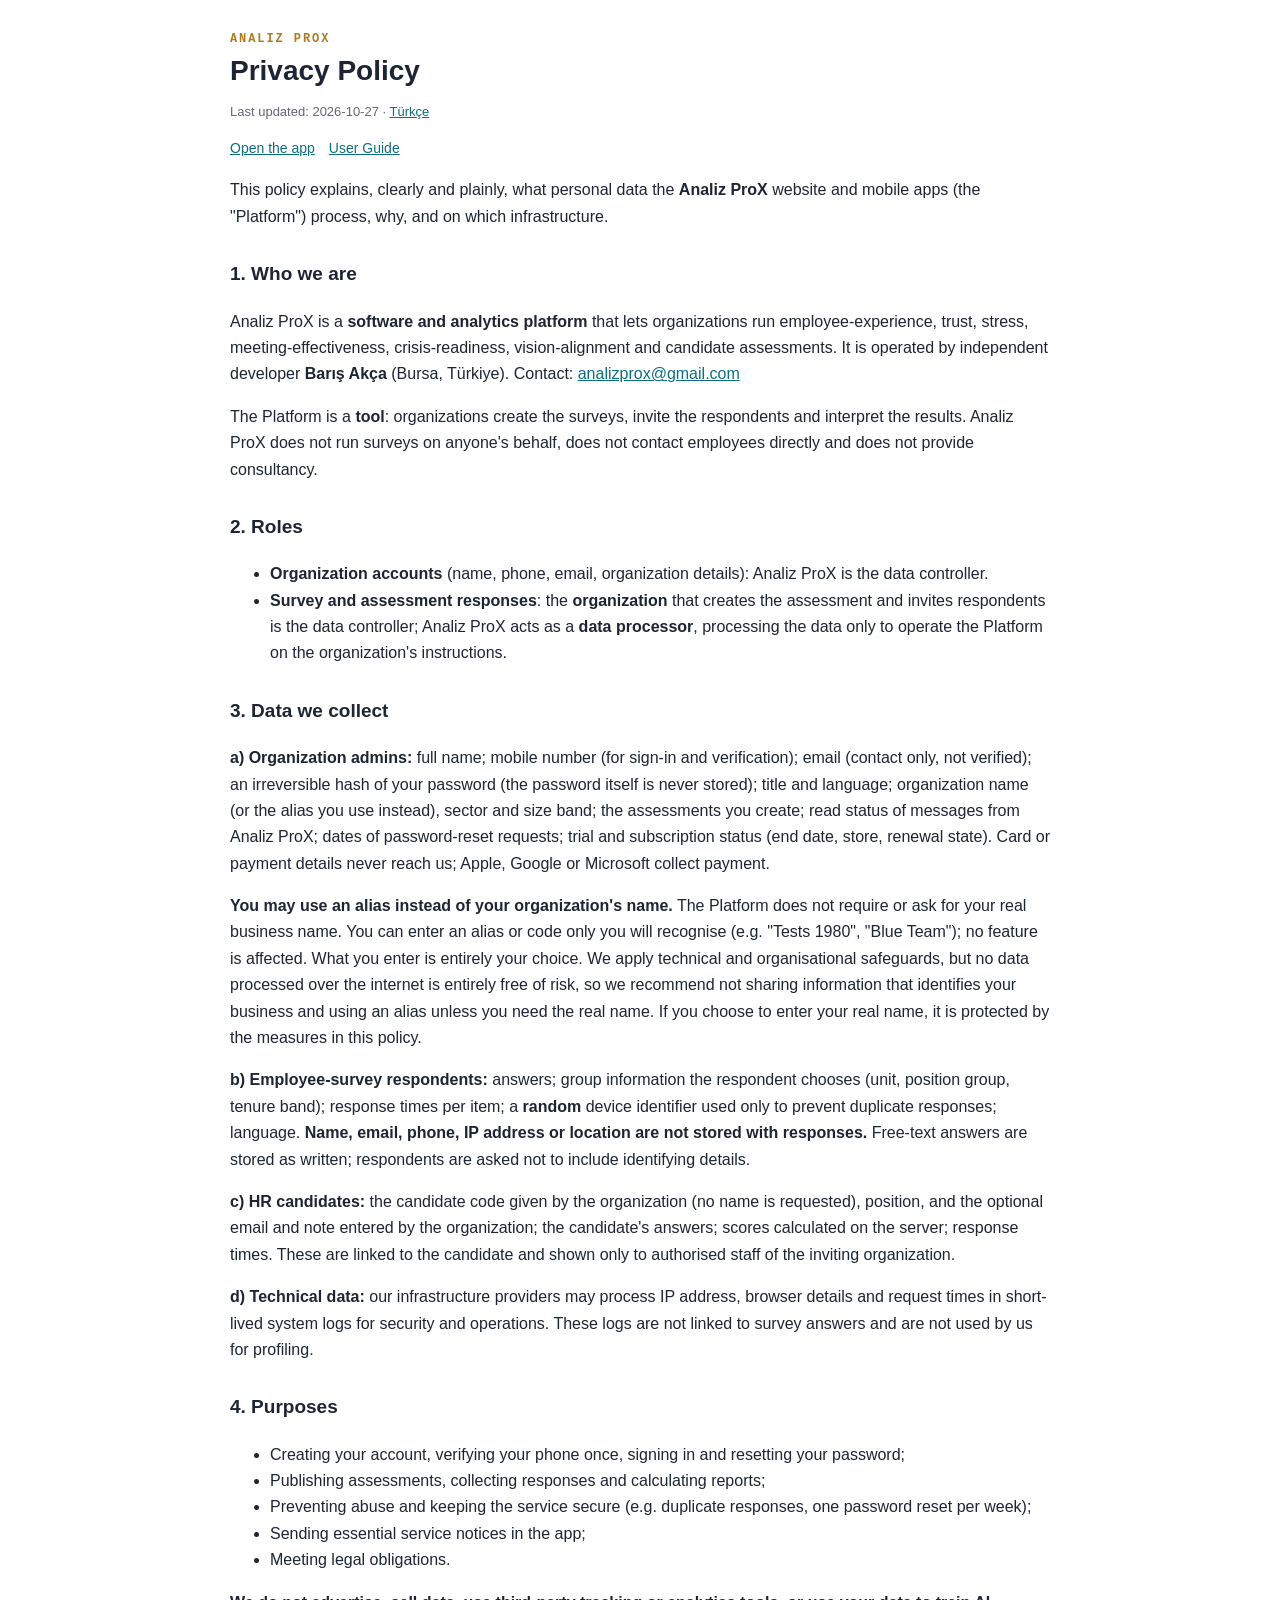
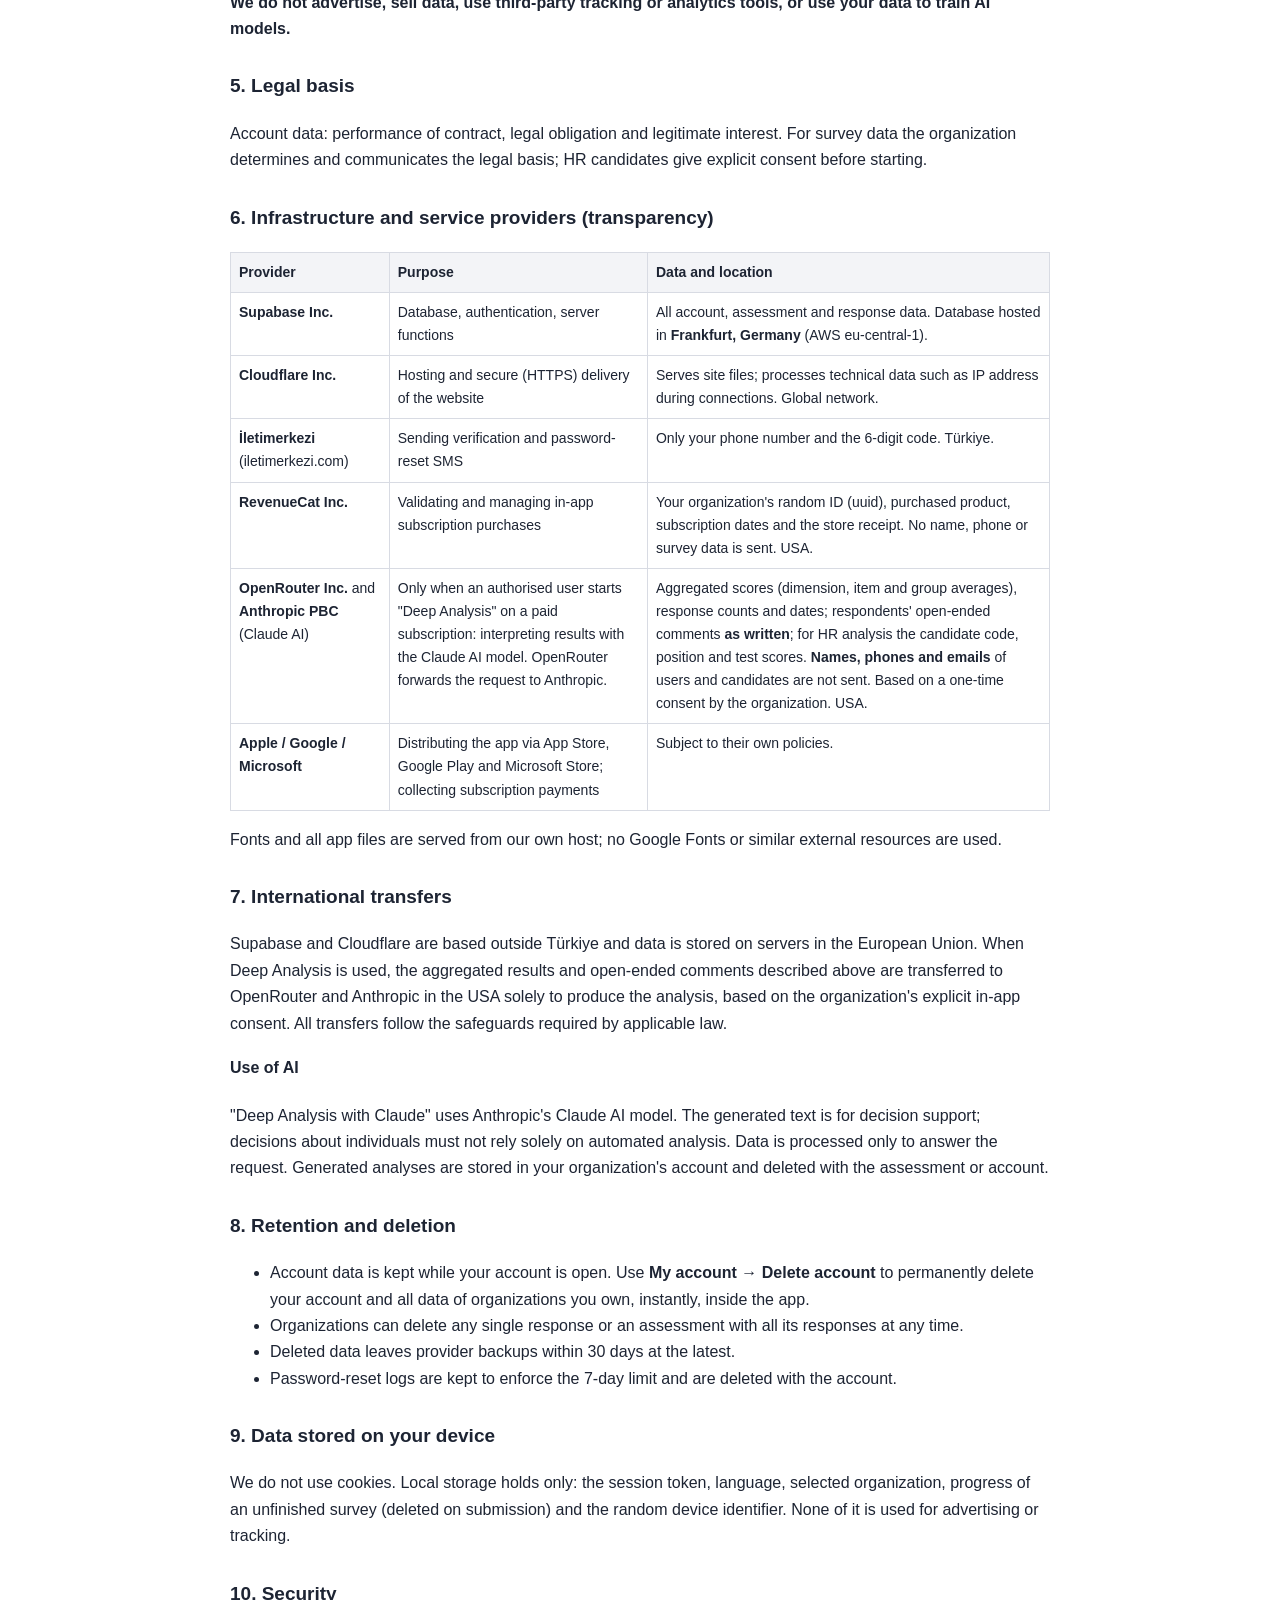
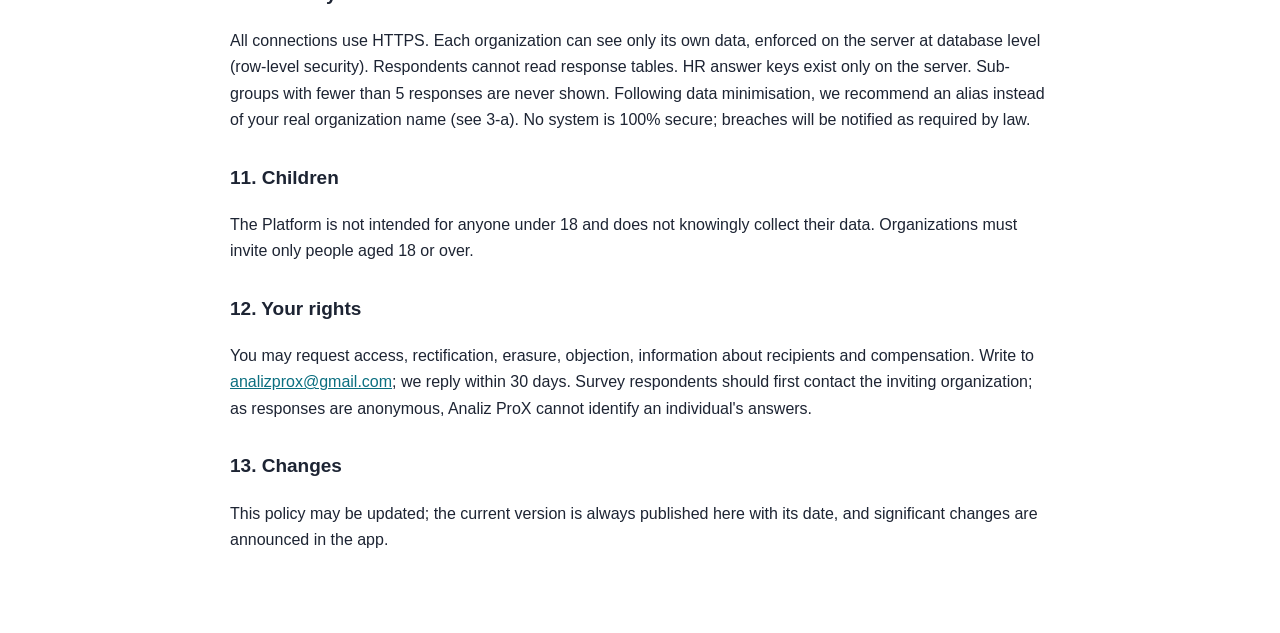
<file: App/App/public/privacy.html>
<!doctype html>
<html lang="en"><head><meta charset="utf-8"><meta name="viewport" content="width=device-width, initial-scale=1">
<title>Privacy Policy — Analiz ProX</title><meta name="robots" content="index,follow">
<style>
:root{color-scheme:light dark}
body{margin:0;font:16px/1.65 -apple-system,BlinkMacSystemFont,"Segoe UI",Roboto,Arial,sans-serif;background:#fff;color:#1d2433}
main{max-width:820px;margin:0 auto;padding:32px 20px 64px}
h1{font-size:28px;line-height:1.2;margin:8px 0}h3{margin-top:28px;font-size:19px}h4{margin-top:18px}
.eyebrow{font:600 12px ui-monospace,monospace;letter-spacing:.16em;text-transform:uppercase;color:#b07a1e}
.meta{color:#667;font-size:13px}nav a{margin-right:14px;font-size:14px}
table{border-collapse:collapse;width:100%;margin:12px 0;font-size:14px}th,td{border:1px solid #d8dbe3;padding:8px;text-align:left;vertical-align:top}th{background:#f3f4f7}
.tip,.warn{padding:12px 14px;border-radius:10px;margin:14px 0}.tip{background:#eef7f8}.warn{background:#fff6e6}
a{color:#0b6f80}
@media (prefers-color-scheme:dark){body{background:#0b0f1a;color:#e6e8ee}th{background:#161b28}th,td{border-color:#2a3142}.tip{background:#0f2a2e}.warn{background:#2e2410}a{color:#5fd4e2}.meta{color:#9aa}}
</style></head><body><main>
<div class="eyebrow">Analiz ProX</div>
<h1>Privacy Policy</h1>
<p class="meta">Last updated: 2026-10-27 · <a href="/gizlilik.html">Türkçe</a></p>
<nav><a href="/">Open the app</a><a href="/#/guide">User Guide</a></nav>

<p>This policy explains, clearly and plainly, what personal data the <b>Analiz ProX</b> website and mobile apps (the "Platform") process, why, and on which infrastructure.</p>
<h3>1. Who we are</h3>
<p>Analiz ProX is a <b>software and analytics platform</b> that lets organizations run employee-experience, trust, stress, meeting-effectiveness, crisis-readiness, vision-alignment and candidate assessments. It is operated by independent developer <b>Barış Akça</b> (Bursa, Türkiye). Contact: <a href="mailto:analizprox@gmail.com">analizprox@gmail.com</a></p>
<p>The Platform is a <b>tool</b>: organizations create the surveys, invite the respondents and interpret the results. Analiz ProX does not run surveys on anyone's behalf, does not contact employees directly and does not provide consultancy.</p>
<h3>2. Roles</h3>
<ul><li><b>Organization accounts</b> (name, phone, email, organization details): Analiz ProX is the data controller.</li>
<li><b>Survey and assessment responses</b>: the <b>organization</b> that creates the assessment and invites respondents is the data controller; Analiz ProX acts as a <b>data processor</b>, processing the data only to operate the Platform on the organization's instructions.</li></ul>
<h3>3. Data we collect</h3>
<p><b>a) Organization admins:</b> full name; mobile number (for sign-in and verification); email (contact only, not verified); an irreversible hash of your password (the password itself is never stored); title and language; organization name (or the alias you use instead), sector and size band; the assessments you create; read status of messages from Analiz ProX; dates of password-reset requests; trial and subscription status (end date, store, renewal state). Card or payment details never reach us; Apple, Google or Microsoft collect payment.</p>
<p><b>You may use an alias instead of your organization's name.</b> The Platform does not require or ask for your real business name. You can enter an alias or code only you will recognise (e.g. "Tests 1980", "Blue Team"); no feature is affected. What you enter is entirely your choice. We apply technical and organisational safeguards, but no data processed over the internet is entirely free of risk, so we recommend not sharing information that identifies your business and using an alias unless you need the real name. If you choose to enter your real name, it is protected by the measures in this policy.</p>
<p><b>b) Employee-survey respondents:</b> answers; group information the respondent chooses (unit, position group, tenure band); response times per item; a <b>random</b> device identifier used only to prevent duplicate responses; language. <b>Name, email, phone, IP address or location are not stored with responses.</b> Free-text answers are stored as written; respondents are asked not to include identifying details.</p>
<p><b>c) HR candidates:</b> the candidate code given by the organization (no name is requested), position, and the optional email and note entered by the organization; the candidate's answers; scores calculated on the server; response times. These are linked to the candidate and shown only to authorised staff of the inviting organization.</p>
<p><b>d) Technical data:</b> our infrastructure providers may process IP address, browser details and request times in short-lived system logs for security and operations. These logs are not linked to survey answers and are not used by us for profiling.</p>
<h3>4. Purposes</h3>
<ul><li>Creating your account, verifying your phone once, signing in and resetting your password;</li><li>Publishing assessments, collecting responses and calculating reports;</li><li>Preventing abuse and keeping the service secure (e.g. duplicate responses, one password reset per week);</li><li>Sending essential service notices in the app;</li><li>Meeting legal obligations.</li></ul>
<p><b>We do not advertise, sell data, use third-party tracking or analytics tools, or use your data to train AI models.</b></p>
<h3>5. Legal basis</h3>
<p>Account data: performance of contract, legal obligation and legitimate interest. For survey data the organization determines and communicates the legal basis; HR candidates give explicit consent before starting.</p>
<h3>6. Infrastructure and service providers (transparency)</h3>
<table><tr><th>Provider</th><th>Purpose</th><th>Data and location</th></tr>
<tr><td><b>Supabase Inc.</b></td><td>Database, authentication, server functions</td><td>All account, assessment and response data. Database hosted in <b>Frankfurt, Germany</b> (AWS eu-central-1).</td></tr>
<tr><td><b>Cloudflare Inc.</b></td><td>Hosting and secure (HTTPS) delivery of the website</td><td>Serves site files; processes technical data such as IP address during connections. Global network.</td></tr>
<tr><td><b>İletimerkezi</b> (iletimerkezi.com)</td><td>Sending verification and password-reset SMS</td><td>Only your phone number and the 6-digit code. Türkiye.</td></tr>
<tr><td><b>RevenueCat Inc.</b></td><td>Validating and managing in-app subscription purchases</td><td>Your organization's random ID (uuid), purchased product, subscription dates and the store receipt. No name, phone or survey data is sent. USA.</td></tr>
<tr><td><b>OpenRouter Inc.</b> and <b>Anthropic PBC</b> (Claude AI)</td><td>Only when an authorised user starts "Deep Analysis" on a paid subscription: interpreting results with the Claude AI model. OpenRouter forwards the request to Anthropic.</td><td>Aggregated scores (dimension, item and group averages), response counts and dates; respondents' open-ended comments <b>as written</b>; for HR analysis the candidate code, position and test scores. <b>Names, phones and emails</b> of users and candidates are not sent. Based on a one-time consent by the organization. USA.</td></tr>
<tr><td><b>Apple / Google / Microsoft</b></td><td>Distributing the app via App Store, Google Play and Microsoft Store; collecting subscription payments</td><td>Subject to their own policies.</td></tr></table>
<p>Fonts and all app files are served from our own host; no Google Fonts or similar external resources are used.</p>
<h3>7. International transfers</h3>
<p>Supabase and Cloudflare are based outside Türkiye and data is stored on servers in the European Union. When Deep Analysis is used, the aggregated results and open-ended comments described above are transferred to OpenRouter and Anthropic in the USA solely to produce the analysis, based on the organization's explicit in-app consent. All transfers follow the safeguards required by applicable law.</p>
<h4>Use of AI</h4>
<p>"Deep Analysis with Claude" uses Anthropic's Claude AI model. The generated text is for decision support; decisions about individuals must not rely solely on automated analysis. Data is processed only to answer the request. Generated analyses are stored in your organization's account and deleted with the assessment or account.</p>
<h3>8. Retention and deletion</h3>
<ul><li>Account data is kept while your account is open. Use <b>My account → Delete account</b> to permanently delete your account and all data of organizations you own, instantly, inside the app.</li><li>Organizations can delete any single response or an assessment with all its responses at any time.</li><li>Deleted data leaves provider backups within 30 days at the latest.</li><li>Password-reset logs are kept to enforce the 7-day limit and are deleted with the account.</li></ul>
<h3>9. Data stored on your device</h3>
<p>We do not use cookies. Local storage holds only: the session token, language, selected organization, progress of an unfinished survey (deleted on submission) and the random device identifier. None of it is used for advertising or tracking.</p>
<h3>10. Security</h3>
<p>All connections use HTTPS. Each organization can see only its own data, enforced on the server at database level (row-level security). Respondents cannot read response tables. HR answer keys exist only on the server. Sub-groups with fewer than 5 responses are never shown. Following data minimisation, we recommend an alias instead of your real organization name (see 3-a). No system is 100% secure; breaches will be notified as required by law.</p>
<h3>11. Children</h3>
<p>The Platform is not intended for anyone under 18 and does not knowingly collect their data. Organizations must invite only people aged 18 or over.</p>
<h3>12. Your rights</h3>
<p>You may request access, rectification, erasure, objection, information about recipients and compensation. Write to <a href="mailto:analizprox@gmail.com">analizprox@gmail.com</a>; we reply within 30 days. Survey respondents should first contact the inviting organization; as responses are anonymous, Analiz ProX cannot identify an individual's answers.</p>
<h3>13. Changes</h3>
<p>This policy may be updated; the current version is always published here with its date, and significant changes are announced in the app.</p>

</main></body></html>
</file>
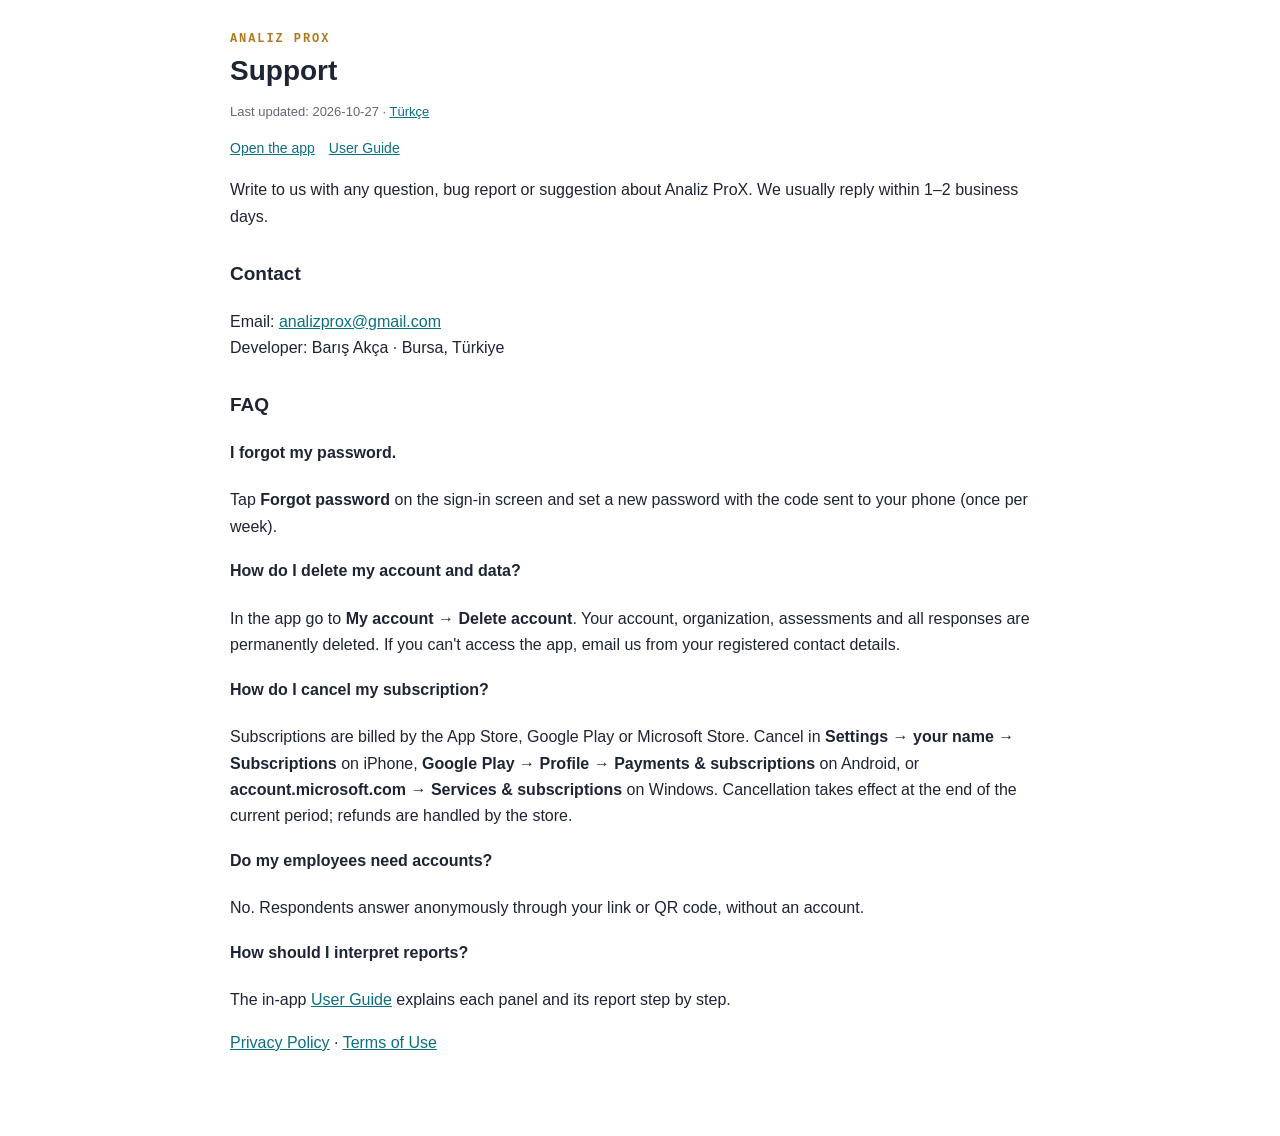
<file: App/App/public/support.html>
<!doctype html>
<html lang="en"><head><meta charset="utf-8"><meta name="viewport" content="width=device-width, initial-scale=1">
<title>Support — Analiz ProX</title><meta name="robots" content="index,follow">
<style>
:root{color-scheme:light dark}
body{margin:0;font:16px/1.65 -apple-system,BlinkMacSystemFont,"Segoe UI",Roboto,Arial,sans-serif;background:#fff;color:#1d2433}
main{max-width:820px;margin:0 auto;padding:32px 20px 64px}
h1{font-size:28px;line-height:1.2;margin:8px 0}h3{margin-top:28px;font-size:19px}h4{margin-top:18px}
.eyebrow{font:600 12px ui-monospace,monospace;letter-spacing:.16em;text-transform:uppercase;color:#b07a1e}
.meta{color:#667;font-size:13px}nav a{margin-right:14px;font-size:14px}
table{border-collapse:collapse;width:100%;margin:12px 0;font-size:14px}th,td{border:1px solid #d8dbe3;padding:8px;text-align:left;vertical-align:top}th{background:#f3f4f7}
.tip,.warn{padding:12px 14px;border-radius:10px;margin:14px 0}.tip{background:#eef7f8}.warn{background:#fff6e6}
a{color:#0b6f80}
@media (prefers-color-scheme:dark){body{background:#0b0f1a;color:#e6e8ee}th{background:#161b28}th,td{border-color:#2a3142}.tip{background:#0f2a2e}.warn{background:#2e2410}a{color:#5fd4e2}.meta{color:#9aa}}
</style></head><body><main>
<div class="eyebrow">Analiz ProX</div>
<h1>Support</h1>
<p class="meta">Last updated: 2026-10-27 · <a href="/destek.html">Türkçe</a></p>
<nav><a href="/">Open the app</a><a href="/#/guide">User Guide</a></nav>

<p>Write to us with any question, bug report or suggestion about Analiz ProX. We usually reply within 1–2 business days.</p>
<h3>Contact</h3>
<p>Email: <a href="mailto:analizprox@gmail.com">analizprox@gmail.com</a><br>Developer: Barış Akça · Bursa, Türkiye</p>
<h3>FAQ</h3>
<h4>I forgot my password.</h4><p>Tap <b>Forgot password</b> on the sign-in screen and set a new password with the code sent to your phone (once per week).</p>
<h4>How do I delete my account and data?</h4><p>In the app go to <b>My account → Delete account</b>. Your account, organization, assessments and all responses are permanently deleted. If you can't access the app, email us from your registered contact details.</p>
<h4>How do I cancel my subscription?</h4><p>Subscriptions are billed by the App Store, Google Play or Microsoft Store. Cancel in <b>Settings → your name → Subscriptions</b> on iPhone, <b>Google Play → Profile → Payments & subscriptions</b> on Android, or <b>account.microsoft.com → Services & subscriptions</b> on Windows. Cancellation takes effect at the end of the current period; refunds are handled by the store.</p>
<h4>Do my employees need accounts?</h4><p>No. Respondents answer anonymously through your link or QR code, without an account.</p>
<h4>How should I interpret reports?</h4><p>The in-app <a href="/#/guide">User Guide</a> explains each panel and its report step by step.</p>
<p><a href="/privacy">Privacy Policy</a> · <a href="/terms">Terms of Use</a></p>
</main></body></html>
</file>
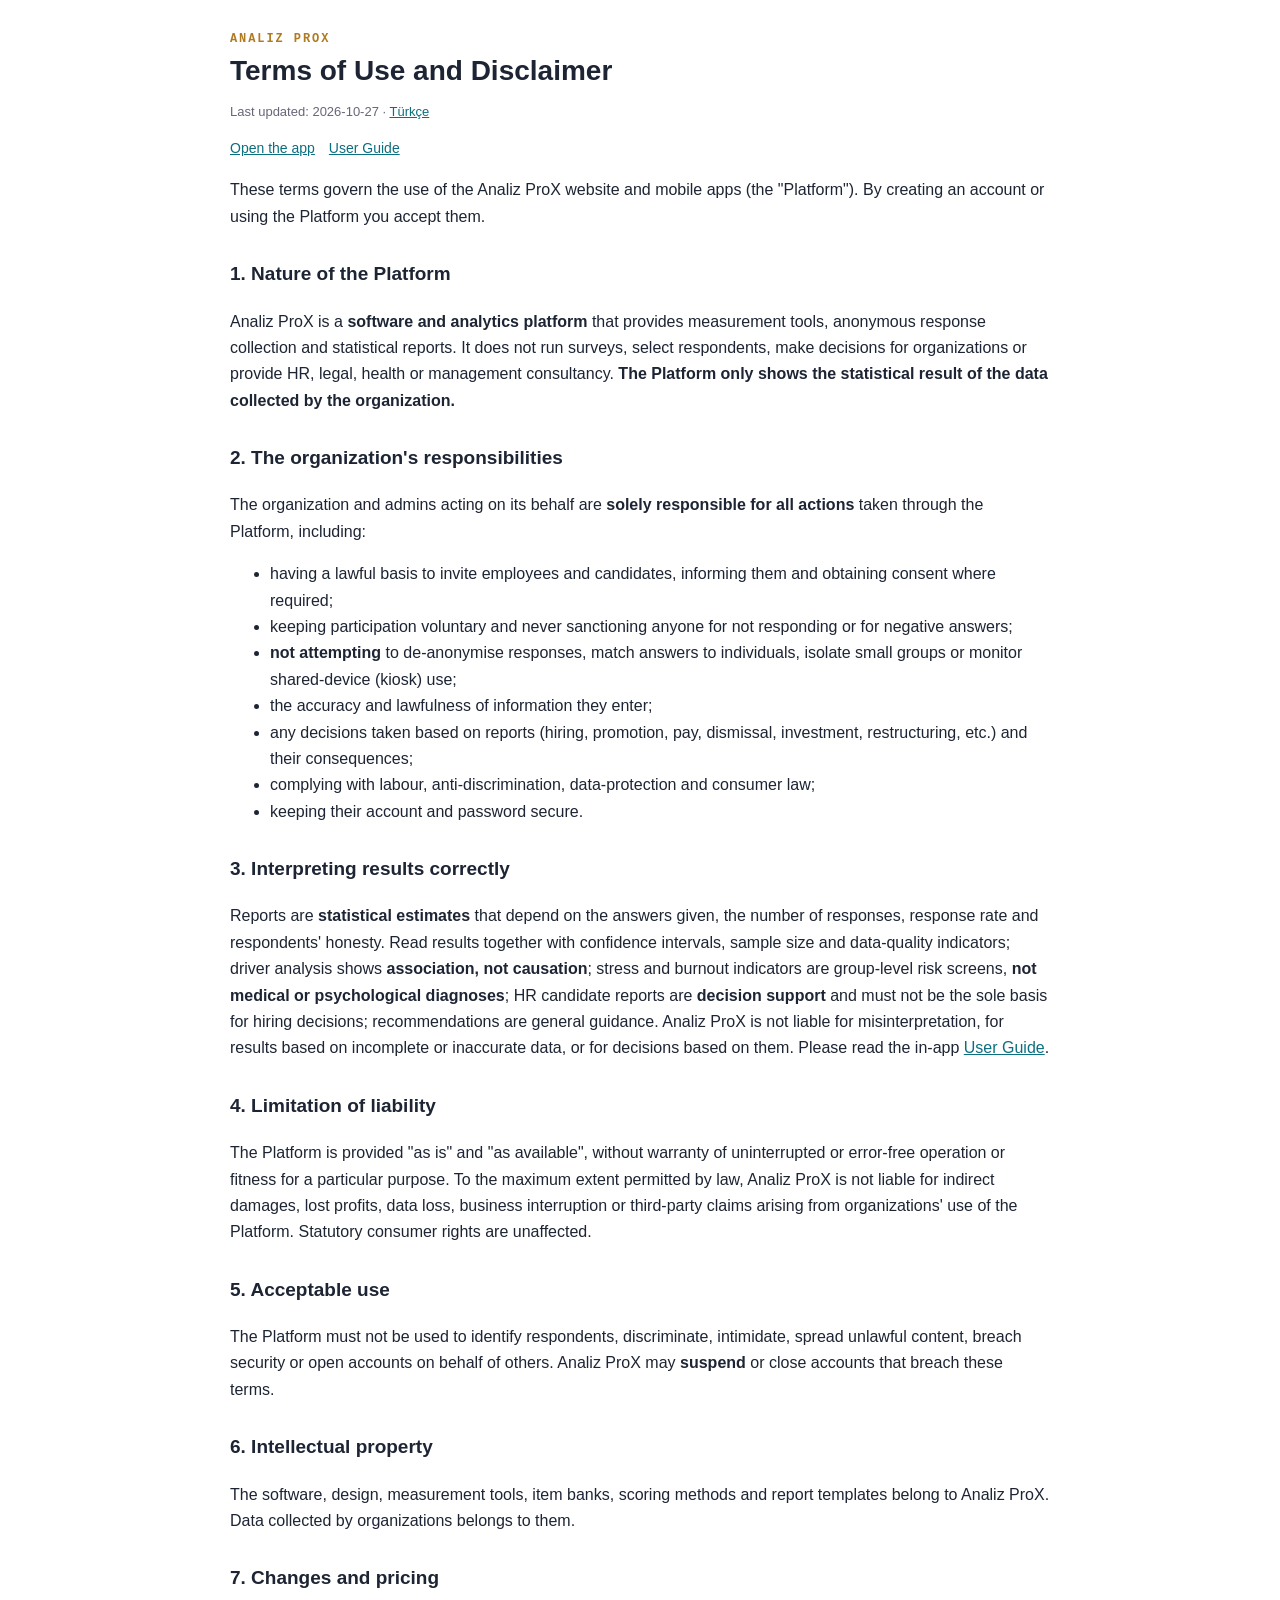
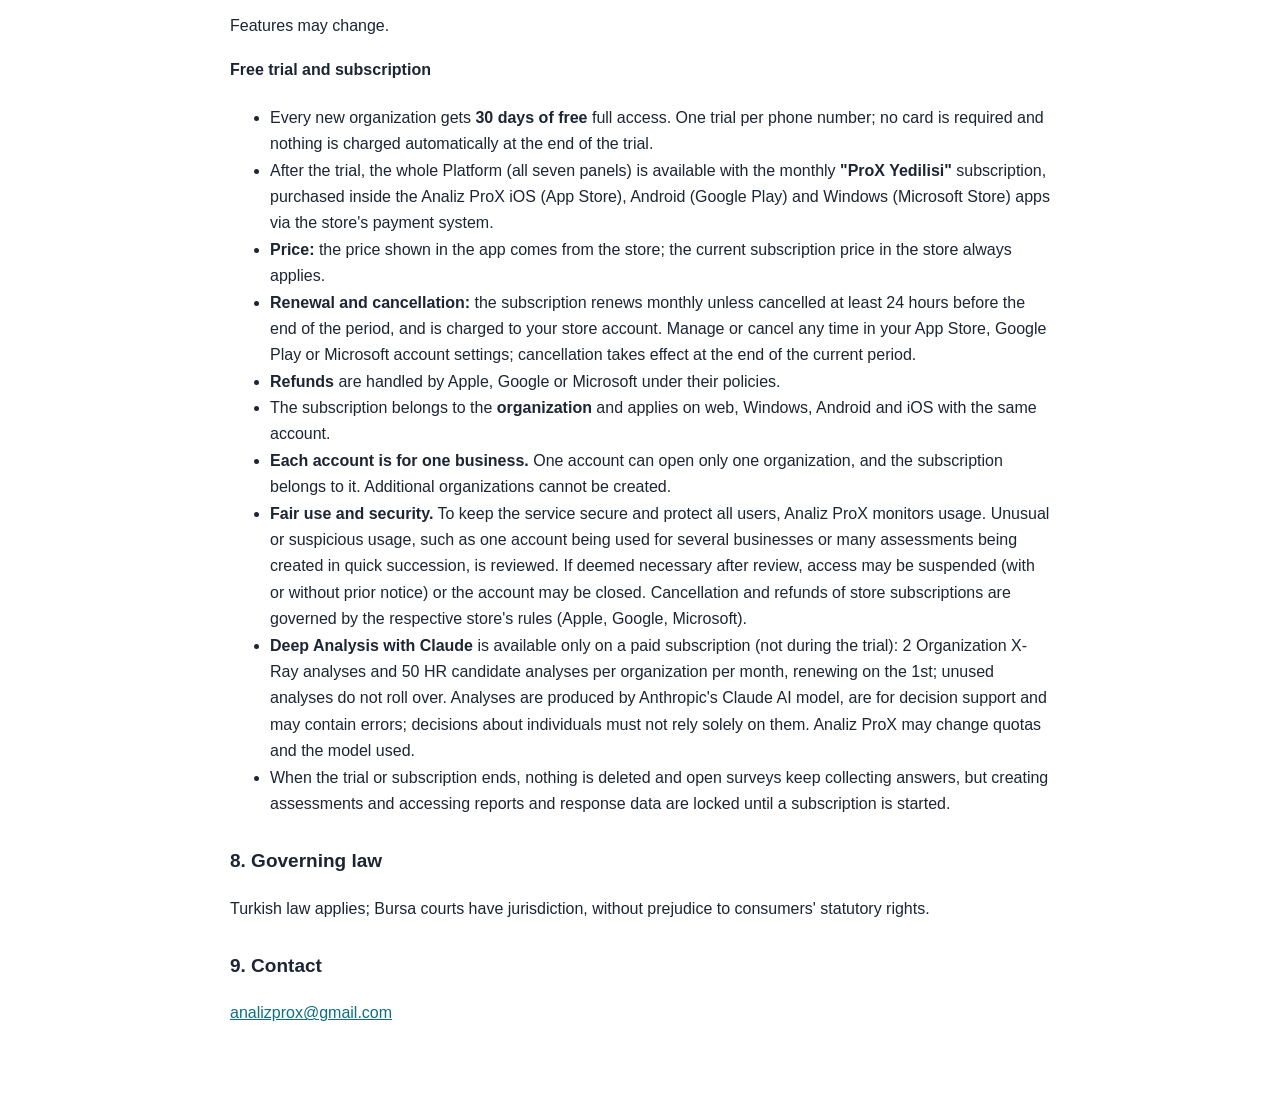
<file: App/App/public/terms.html>
<!doctype html>
<html lang="en"><head><meta charset="utf-8"><meta name="viewport" content="width=device-width, initial-scale=1">
<title>Terms of Use and Disclaimer — Analiz ProX</title><meta name="robots" content="index,follow">
<style>
:root{color-scheme:light dark}
body{margin:0;font:16px/1.65 -apple-system,BlinkMacSystemFont,"Segoe UI",Roboto,Arial,sans-serif;background:#fff;color:#1d2433}
main{max-width:820px;margin:0 auto;padding:32px 20px 64px}
h1{font-size:28px;line-height:1.2;margin:8px 0}h3{margin-top:28px;font-size:19px}h4{margin-top:18px}
.eyebrow{font:600 12px ui-monospace,monospace;letter-spacing:.16em;text-transform:uppercase;color:#b07a1e}
.meta{color:#667;font-size:13px}nav a{margin-right:14px;font-size:14px}
table{border-collapse:collapse;width:100%;margin:12px 0;font-size:14px}th,td{border:1px solid #d8dbe3;padding:8px;text-align:left;vertical-align:top}th{background:#f3f4f7}
.tip,.warn{padding:12px 14px;border-radius:10px;margin:14px 0}.tip{background:#eef7f8}.warn{background:#fff6e6}
a{color:#0b6f80}
@media (prefers-color-scheme:dark){body{background:#0b0f1a;color:#e6e8ee}th{background:#161b28}th,td{border-color:#2a3142}.tip{background:#0f2a2e}.warn{background:#2e2410}a{color:#5fd4e2}.meta{color:#9aa}}
</style></head><body><main>
<div class="eyebrow">Analiz ProX</div>
<h1>Terms of Use and Disclaimer</h1>
<p class="meta">Last updated: 2026-10-27 · <a href="/kosullar.html">Türkçe</a></p>
<nav><a href="/">Open the app</a><a href="/#/guide">User Guide</a></nav>

<p>These terms govern the use of the Analiz ProX website and mobile apps (the "Platform"). By creating an account or using the Platform you accept them.</p>
<h3>1. Nature of the Platform</h3>
<p>Analiz ProX is a <b>software and analytics platform</b> that provides measurement tools, anonymous response collection and statistical reports. It does not run surveys, select respondents, make decisions for organizations or provide HR, legal, health or management consultancy. <b>The Platform only shows the statistical result of the data collected by the organization.</b></p>
<h3>2. The organization's responsibilities</h3>
<p>The organization and admins acting on its behalf are <b>solely responsible for all actions</b> taken through the Platform, including:</p>
<ul><li>having a lawful basis to invite employees and candidates, informing them and obtaining consent where required;</li><li>keeping participation voluntary and never sanctioning anyone for not responding or for negative answers;</li><li><b>not attempting</b> to de-anonymise responses, match answers to individuals, isolate small groups or monitor shared-device (kiosk) use;</li><li>the accuracy and lawfulness of information they enter;</li><li>any decisions taken based on reports (hiring, promotion, pay, dismissal, investment, restructuring, etc.) and their consequences;</li><li>complying with labour, anti-discrimination, data-protection and consumer law;</li><li>keeping their account and password secure.</li></ul>
<h3>3. Interpreting results correctly</h3>
<p>Reports are <b>statistical estimates</b> that depend on the answers given, the number of responses, response rate and respondents' honesty. Read results together with confidence intervals, sample size and data-quality indicators; driver analysis shows <b>association, not causation</b>; stress and burnout indicators are group-level risk screens, <b>not medical or psychological diagnoses</b>; HR candidate reports are <b>decision support</b> and must not be the sole basis for hiring decisions; recommendations are general guidance. Analiz ProX is not liable for misinterpretation, for results based on incomplete or inaccurate data, or for decisions based on them. Please read the in-app <a href="/#/guide">User Guide</a>.</p>
<h3>4. Limitation of liability</h3>
<p>The Platform is provided "as is" and "as available", without warranty of uninterrupted or error-free operation or fitness for a particular purpose. To the maximum extent permitted by law, Analiz ProX is not liable for indirect damages, lost profits, data loss, business interruption or third-party claims arising from organizations' use of the Platform. Statutory consumer rights are unaffected.</p>
<h3>5. Acceptable use</h3>
<p>The Platform must not be used to identify respondents, discriminate, intimidate, spread unlawful content, breach security or open accounts on behalf of others. Analiz ProX may <b>suspend</b> or close accounts that breach these terms.</p>
<h3>6. Intellectual property</h3>
<p>The software, design, measurement tools, item banks, scoring methods and report templates belong to Analiz ProX. Data collected by organizations belongs to them.</p>
<h3>7. Changes and pricing</h3>
<p>Features may change.</p>
<h4>Free trial and subscription</h4>
<ul>
<li>Every new organization gets <b>30 days of free</b> full access. One trial per phone number; no card is required and nothing is charged automatically at the end of the trial.</li>
<li>After the trial, the whole Platform (all seven panels) is available with the monthly <b>"ProX Yedilisi"</b> subscription, purchased inside the Analiz ProX iOS (App Store), Android (Google Play) and Windows (Microsoft Store) apps via the store's payment system.</li>
<li><b>Price:</b> the price shown in the app comes from the store; the current subscription price in the store always applies.</li>
<li><b>Renewal and cancellation:</b> the subscription renews monthly unless cancelled at least 24 hours before the end of the period, and is charged to your store account. Manage or cancel any time in your App Store, Google Play or Microsoft account settings; cancellation takes effect at the end of the current period.</li>
<li><b>Refunds</b> are handled by Apple, Google or Microsoft under their policies.</li>
<li>The subscription belongs to the <b>organization</b> and applies on web, Windows, Android and iOS with the same account.</li>
<li><b>Each account is for one business.</b> One account can open only one organization, and the subscription belongs to it. Additional organizations cannot be created.</li>
<li><b>Fair use and security.</b> To keep the service secure and protect all users, Analiz ProX monitors usage. Unusual or suspicious usage, such as one account being used for several businesses or many assessments being created in quick succession, is reviewed. If deemed necessary after review, access may be suspended (with or without prior notice) or the account may be closed. Cancellation and refunds of store subscriptions are governed by the respective store's rules (Apple, Google, Microsoft).</li>
<li><b>Deep Analysis with Claude</b> is available only on a paid subscription (not during the trial): 2 Organization X-Ray analyses and 50 HR candidate analyses per organization per month, renewing on the 1st; unused analyses do not roll over. Analyses are produced by Anthropic's Claude AI model, are for decision support and may contain errors; decisions about individuals must not rely solely on them. Analiz ProX may change quotas and the model used.</li>
<li>When the trial or subscription ends, nothing is deleted and open surveys keep collecting answers, but creating assessments and accessing reports and response data are locked until a subscription is started.</li>
</ul>
<h3>8. Governing law</h3>
<p>Turkish law applies; Bursa courts have jurisdiction, without prejudice to consumers' statutory rights.</p>
<h3>9. Contact</h3><p><a href="mailto:analizprox@gmail.com">analizprox@gmail.com</a></p>
</main></body></html>
</file>
<file: App/App/public/assets/css/fonts.css>
/* Yerel yazı tipleri (SIL Open Font License) — @fontsource paketlerinden; yalnızca latin + latin-ext (Türkçe) */
/* fraunces-latin-ext-400-normal */
@font-face {
  font-family: 'Fraunces';
  font-style: normal;
  font-display: swap;
  font-weight: 400;
  src: url(../fonts/fraunces-latin-ext-400-normal.woff2) format("woff2");
  unicode-range: U+0100-02AF,U+0304,U+0308,U+0329,U+1E00-1E9F,U+1EF2-1EFF,U+2020,U+20A0-20AB,U+20AD-20C0,U+2113,U+2C60-2C7F,U+A720-A7FF;
}
/* fraunces-latin-400-normal */
@font-face {
  font-family: 'Fraunces';
  font-style: normal;
  font-display: swap;
  font-weight: 400;
  src: url(../fonts/fraunces-latin-400-normal.woff2) format("woff2");
  unicode-range: U+0000-00FF,U+0131,U+0152-0153,U+02BB-02BC,U+02C6,U+02DA,U+02DC,U+0304,U+0308,U+0329,U+2000-206F,U+2074,U+20AC,U+2122,U+2191,U+2193,U+2212,U+2215,U+FEFF,U+FFFD;
}
/* fraunces-latin-ext-600-normal */
@font-face {
  font-family: 'Fraunces';
  font-style: normal;
  font-display: swap;
  font-weight: 600;
  src: url(../fonts/fraunces-latin-ext-600-normal.woff2) format("woff2");
  unicode-range: U+0100-02AF,U+0304,U+0308,U+0329,U+1E00-1E9F,U+1EF2-1EFF,U+2020,U+20A0-20AB,U+20AD-20C0,U+2113,U+2C60-2C7F,U+A720-A7FF;
}
/* fraunces-latin-600-normal */
@font-face {
  font-family: 'Fraunces';
  font-style: normal;
  font-display: swap;
  font-weight: 600;
  src: url(../fonts/fraunces-latin-600-normal.woff2) format("woff2");
  unicode-range: U+0000-00FF,U+0131,U+0152-0153,U+02BB-02BC,U+02C6,U+02DA,U+02DC,U+0304,U+0308,U+0329,U+2000-206F,U+2074,U+20AC,U+2122,U+2191,U+2193,U+2212,U+2215,U+FEFF,U+FFFD;
}
/* fraunces-latin-ext-700-normal */
@font-face {
  font-family: 'Fraunces';
  font-style: normal;
  font-display: swap;
  font-weight: 700;
  src: url(../fonts/fraunces-latin-ext-700-normal.woff2) format("woff2");
  unicode-range: U+0100-02AF,U+0304,U+0308,U+0329,U+1E00-1E9F,U+1EF2-1EFF,U+2020,U+20A0-20AB,U+20AD-20C0,U+2113,U+2C60-2C7F,U+A720-A7FF;
}
/* fraunces-latin-700-normal */
@font-face {
  font-family: 'Fraunces';
  font-style: normal;
  font-display: swap;
  font-weight: 700;
  src: url(../fonts/fraunces-latin-700-normal.woff2) format("woff2");
  unicode-range: U+0000-00FF,U+0131,U+0152-0153,U+02BB-02BC,U+02C6,U+02DA,U+02DC,U+0304,U+0308,U+0329,U+2000-206F,U+2074,U+20AC,U+2122,U+2191,U+2193,U+2212,U+2215,U+FEFF,U+FFFD;
}
/* fraunces-latin-ext-600-italic */
@font-face {
  font-family: 'Fraunces';
  font-style: italic;
  font-display: swap;
  font-weight: 600;
  src: url(../fonts/fraunces-latin-ext-600-italic.woff2) format("woff2");
  unicode-range: U+0100-02AF,U+0304,U+0308,U+0329,U+1E00-1E9F,U+1EF2-1EFF,U+2020,U+20A0-20AB,U+20AD-20C0,U+2113,U+2C60-2C7F,U+A720-A7FF;
}
/* fraunces-latin-600-italic */
@font-face {
  font-family: 'Fraunces';
  font-style: italic;
  font-display: swap;
  font-weight: 600;
  src: url(../fonts/fraunces-latin-600-italic.woff2) format("woff2");
  unicode-range: U+0000-00FF,U+0131,U+0152-0153,U+02BB-02BC,U+02C6,U+02DA,U+02DC,U+0304,U+0308,U+0329,U+2000-206F,U+2074,U+20AC,U+2122,U+2191,U+2193,U+2212,U+2215,U+FEFF,U+FFFD;
}
/* fraunces-latin-ext-700-italic */
@font-face {
  font-family: 'Fraunces';
  font-style: italic;
  font-display: swap;
  font-weight: 700;
  src: url(../fonts/fraunces-latin-ext-700-italic.woff2) format("woff2");
  unicode-range: U+0100-02AF,U+0304,U+0308,U+0329,U+1E00-1E9F,U+1EF2-1EFF,U+2020,U+20A0-20AB,U+20AD-20C0,U+2113,U+2C60-2C7F,U+A720-A7FF;
}
/* fraunces-latin-700-italic */
@font-face {
  font-family: 'Fraunces';
  font-style: italic;
  font-display: swap;
  font-weight: 700;
  src: url(../fonts/fraunces-latin-700-italic.woff2) format("woff2");
  unicode-range: U+0000-00FF,U+0131,U+0152-0153,U+02BB-02BC,U+02C6,U+02DA,U+02DC,U+0304,U+0308,U+0329,U+2000-206F,U+2074,U+20AC,U+2122,U+2191,U+2193,U+2212,U+2215,U+FEFF,U+FFFD;
}
/* ibm-plex-sans-latin-ext-400-normal */
@font-face {
  font-family: 'IBM Plex Sans';
  font-style: normal;
  font-display: swap;
  font-weight: 400;
  src: url(../fonts/ibm-plex-sans-latin-ext-400-normal.woff2) format("woff2");
  unicode-range: U+0100-02AF,U+0304,U+0308,U+0329,U+1E00-1E9F,U+1EF2-1EFF,U+2020,U+20A0-20AB,U+20AD-20C0,U+2113,U+2C60-2C7F,U+A720-A7FF;
}
/* ibm-plex-sans-latin-400-normal */
@font-face {
  font-family: 'IBM Plex Sans';
  font-style: normal;
  font-display: swap;
  font-weight: 400;
  src: url(../fonts/ibm-plex-sans-latin-400-normal.woff2) format("woff2");
  unicode-range: U+0000-00FF,U+0131,U+0152-0153,U+02BB-02BC,U+02C6,U+02DA,U+02DC,U+0304,U+0308,U+0329,U+2000-206F,U+2074,U+20AC,U+2122,U+2191,U+2193,U+2212,U+2215,U+FEFF,U+FFFD;
}
/* ibm-plex-sans-latin-ext-500-normal */
@font-face {
  font-family: 'IBM Plex Sans';
  font-style: normal;
  font-display: swap;
  font-weight: 500;
  src: url(../fonts/ibm-plex-sans-latin-ext-500-normal.woff2) format("woff2");
  unicode-range: U+0100-02AF,U+0304,U+0308,U+0329,U+1E00-1E9F,U+1EF2-1EFF,U+2020,U+20A0-20AB,U+20AD-20C0,U+2113,U+2C60-2C7F,U+A720-A7FF;
}
/* ibm-plex-sans-latin-500-normal */
@font-face {
  font-family: 'IBM Plex Sans';
  font-style: normal;
  font-display: swap;
  font-weight: 500;
  src: url(../fonts/ibm-plex-sans-latin-500-normal.woff2) format("woff2");
  unicode-range: U+0000-00FF,U+0131,U+0152-0153,U+02BB-02BC,U+02C6,U+02DA,U+02DC,U+0304,U+0308,U+0329,U+2000-206F,U+2074,U+20AC,U+2122,U+2191,U+2193,U+2212,U+2215,U+FEFF,U+FFFD;
}
/* ibm-plex-sans-latin-ext-600-normal */
@font-face {
  font-family: 'IBM Plex Sans';
  font-style: normal;
  font-display: swap;
  font-weight: 600;
  src: url(../fonts/ibm-plex-sans-latin-ext-600-normal.woff2) format("woff2");
  unicode-range: U+0100-02AF,U+0304,U+0308,U+0329,U+1E00-1E9F,U+1EF2-1EFF,U+2020,U+20A0-20AB,U+20AD-20C0,U+2113,U+2C60-2C7F,U+A720-A7FF;
}
/* ibm-plex-sans-latin-600-normal */
@font-face {
  font-family: 'IBM Plex Sans';
  font-style: normal;
  font-display: swap;
  font-weight: 600;
  src: url(../fonts/ibm-plex-sans-latin-600-normal.woff2) format("woff2");
  unicode-range: U+0000-00FF,U+0131,U+0152-0153,U+02BB-02BC,U+02C6,U+02DA,U+02DC,U+0304,U+0308,U+0329,U+2000-206F,U+2074,U+20AC,U+2122,U+2191,U+2193,U+2212,U+2215,U+FEFF,U+FFFD;
}
/* ibm-plex-mono-latin-ext-400-normal */
@font-face {
  font-family: 'IBM Plex Mono';
  font-style: normal;
  font-display: swap;
  font-weight: 400;
  src: url(../fonts/ibm-plex-mono-latin-ext-400-normal.woff2) format("woff2");
  unicode-range: U+0100-02AF,U+0304,U+0308,U+0329,U+1E00-1E9F,U+1EF2-1EFF,U+2020,U+20A0-20AB,U+20AD-20C0,U+2113,U+2C60-2C7F,U+A720-A7FF;
}
/* ibm-plex-mono-latin-400-normal */
@font-face {
  font-family: 'IBM Plex Mono';
  font-style: normal;
  font-display: swap;
  font-weight: 400;
  src: url(../fonts/ibm-plex-mono-latin-400-normal.woff2) format("woff2");
  unicode-range: U+0000-00FF,U+0131,U+0152-0153,U+02BB-02BC,U+02C6,U+02DA,U+02DC,U+0304,U+0308,U+0329,U+2000-206F,U+2074,U+20AC,U+2122,U+2191,U+2193,U+2212,U+2215,U+FEFF,U+FFFD;
}
/* ibm-plex-mono-latin-ext-500-normal */
@font-face {
  font-family: 'IBM Plex Mono';
  font-style: normal;
  font-display: swap;
  font-weight: 500;
  src: url(../fonts/ibm-plex-mono-latin-ext-500-normal.woff2) format("woff2");
  unicode-range: U+0100-02AF,U+0304,U+0308,U+0329,U+1E00-1E9F,U+1EF2-1EFF,U+2020,U+20A0-20AB,U+20AD-20C0,U+2113,U+2C60-2C7F,U+A720-A7FF;
}
/* ibm-plex-mono-latin-500-normal */
@font-face {
  font-family: 'IBM Plex Mono';
  font-style: normal;
  font-display: swap;
  font-weight: 500;
  src: url(../fonts/ibm-plex-mono-latin-500-normal.woff2) format("woff2");
  unicode-range: U+0000-00FF,U+0131,U+0152-0153,U+02BB-02BC,U+02C6,U+02DA,U+02DC,U+0304,U+0308,U+0329,U+2000-206F,U+2074,U+20AC,U+2122,U+2191,U+2193,U+2212,U+2215,U+FEFF,U+FFFD;
}
/* ibm-plex-mono-latin-ext-600-normal */
@font-face {
  font-family: 'IBM Plex Mono';
  font-style: normal;
  font-display: swap;
  font-weight: 600;
  src: url(../fonts/ibm-plex-mono-latin-ext-600-normal.woff2) format("woff2");
  unicode-range: U+0100-02AF,U+0304,U+0308,U+0329,U+1E00-1E9F,U+1EF2-1EFF,U+2020,U+20A0-20AB,U+20AD-20C0,U+2113,U+2C60-2C7F,U+A720-A7FF;
}
/* ibm-plex-mono-latin-600-normal */
@font-face {
  font-family: 'IBM Plex Mono';
  font-style: normal;
  font-display: swap;
  font-weight: 600;
  src: url(../fonts/ibm-plex-mono-latin-600-normal.woff2) format("woff2");
  unicode-range: U+0000-00FF,U+0131,U+0152-0153,U+02BB-02BC,U+02C6,U+02DA,U+02DC,U+0304,U+0308,U+0329,U+2000-206F,U+2074,U+20AC,U+2122,U+2191,U+2193,U+2212,U+2215,U+FEFF,U+FFFD;
}
</file>
<file: App/App/public/assets/css/app.css>
/* =====================================================================
   ANALİZ PROX — Tasarım Sistemi
   Gece laciverti zemin · altın / camgöbeği vurgu · Fraunces + IBM Plex
   ===================================================================== */
:root {
  --bg-0: #080b14;
  --bg-1: #0d1224;
  --bg-2: #141b36;
  --bg-3: #1b2448;
  --panel: rgba(18, 25, 50, 0.72);
  --line: rgba(141, 149, 179, 0.16);
  --line-2: rgba(141, 149, 179, 0.32);
  --ink: #f3f0e6;
  --ink-2: #b9bfd6;
  --ink-3: #7d86a6;
  --gold: #e8ae49;
  --gold-2: #f5c66f;
  --cyan: #48d3c4;
  --violet: #9b87f5;
  --crimson: #e8384f;
  --crimson-2: #ff5468;

  --c-excellent: #3dd6b0;
  --c-strong: #48b8d3;
  --c-develop: #e8ae49;
  --c-risk: #f08a4b;
  --c-critical: #e8384f;

  --r-sm: 10px;
  --r: 16px;
  --r-lg: 24px;
  --shadow: 0 18px 50px -20px rgba(0, 0, 0, 0.7);
  --f-serif: 'Fraunces', Georgia, serif;
  --f-sans: 'IBM Plex Sans', system-ui, -apple-system, 'Segoe UI', sans-serif;
  --f-mono: 'IBM Plex Mono', ui-monospace, Menlo, monospace;
  --safe-top: max(env(safe-area-inset-top, 0px), var(--safe-area-inset-top, 0px));
  --safe-bottom: max(env(safe-area-inset-bottom, 0px), var(--safe-area-inset-bottom, 0px));
  color-scheme: dark;
}

*, *::before, *::after { box-sizing: border-box; }
html { -webkit-text-size-adjust: 100%; }
body {
  margin: 0;
  min-height: 100vh;
  background: var(--bg-0);
  color: var(--ink);
  font: 400 15px/1.55 var(--f-sans);
  -webkit-font-smoothing: antialiased;
  overflow-x: hidden;
}
body::before {
  content: '';
  position: fixed;
  inset: 0;
  z-index: -1;
  background:
    radial-gradient(900px 600px at -10% -10%, rgba(232, 174, 73, 0.10), transparent 60%),
    radial-gradient(900px 700px at 110% 110%, rgba(72, 211, 196, 0.10), transparent 60%),
    radial-gradient(1px 1px at 1px 1px, rgba(255, 255, 255, 0.05) 1px, transparent 0) 0 0 / 28px 28px,
    var(--bg-0);
}
a { color: var(--cyan); text-decoration: none; }
a:hover { text-decoration: underline; }
h1, h2, h3, h4 { margin: 0 0 .4em; line-height: 1.2; font-weight: 600; }
h1 { font-family: var(--f-serif); font-size: clamp(28px, 4vw, 44px); letter-spacing: -.01em; }
h2 { font-family: var(--f-serif); font-size: clamp(22px, 2.6vw, 30px); }
h3 { font-size: 17px; }
p { margin: 0 0 1em; }
small { color: var(--ink-3); }
img { max-width: 100%; }
button, input, select, textarea { font: inherit; color: inherit; }
::selection { background: rgba(72, 211, 196, .3); }

.mono { font-family: var(--f-mono); }
.ico { width: 18px; height: 18px; flex: none; vertical-align: -3px; }
h3 .ico { width: 20px; height: 20px; color: var(--cyan); }
.menu-pop .ico { color: var(--ink-3); }
.eyebrow { font: 500 11px/1 var(--f-mono); letter-spacing: .28em; text-transform: uppercase; color: var(--cyan); }
.muted { color: var(--ink-2); }
.dim { color: var(--ink-3); }
.gold { color: var(--gold); }
.center { text-align: center; }
.hide { display: none !important; }
.sr { position: absolute; width: 1px; height: 1px; overflow: hidden; clip: rect(0 0 0 0); }

/* ------------------------------------------------------------ BRAND */
.brand { display: inline-flex; align-items: center; gap: 12px; color: var(--ink); text-decoration: none !important; }
.brand img { width: 40px; height: 40px; border-radius: 10px; background: #fff; padding: 3px; }
.brand b { font: 600 22px/1 var(--f-serif); letter-spacing: -.01em; }
.brand b i { color: var(--gold); font-style: italic; }
.brand.lg img { width: 56px; height: 56px; border-radius: 14px; }
.brand.lg b { font-size: 34px; }

/* ------------------------------------------------------------ LAYOUT */
.wrap { width: min(1180px, 100% - 32px); margin-inline: auto; }
.wrap.narrow { width: min(760px, 100% - 32px); }
.topbar {
  position: sticky; top: 0; z-index: 30;
  padding-top: var(--safe-top);
  background: rgba(8, 11, 20, .78);
  backdrop-filter: blur(14px); -webkit-backdrop-filter: blur(14px);
  border-bottom: 1px solid var(--line);
}
.topbar .wrap { display: flex; align-items: center; gap: 14px; min-height: 64px; }
.topbar .spacer { flex: 1; }
.topnav { display: flex; gap: 4px; margin-left: 10px; }
.topnav a { position: relative; display: inline-flex; align-items: center; gap: 7px; padding: 8px 12px; border-radius: 999px; color: var(--ink-2); font-size: 13.5px; font-weight: 500; text-decoration: none !important; }
.topnav a:hover { background: rgba(255, 255, 255, .06); color: var(--ink); }
.topnav a.on { background: rgba(232, 174, 73, .12); color: var(--gold); }
.topnav .dot-n { position: absolute; top: 2px; right: 2px; min-width: 17px; height: 17px; padding: 0 4px; border-radius: 9px; background: var(--crimson); color: #fff; font: 700 10px/17px var(--f-sans); text-align: center; }
@media (max-width: 760px) { .topnav span { display: none; } .topnav { margin-left: 2px; } .topnav a { padding: 8px 9px; } .topbar .org { display: none; } }
.crumbs-row { display: flex; align-items: center; gap: 14px; margin-bottom: 12px; flex-wrap: wrap; }
.crumbs-row .crumbs { margin: 0; }
.back-btn { min-height: 32px; }
.msg { padding: 16px 18px; border-radius: var(--r); border: 1px solid var(--line); background: rgba(13, 18, 36, .6); }
.msg.unread { border-color: rgba(232, 174, 73, .45); background: rgba(232, 174, 73, .06); }
.msg h4 { margin: 0 0 4px; font-size: 15px; display: flex; gap: 8px; align-items: center; flex-wrap: wrap; }
.msg .meta { font: 400 12px var(--f-mono); color: var(--ink-3); margin-bottom: 8px; }
.msg p { margin: 0; white-space: pre-line; color: var(--ink-2); font-size: 14px; }
.badge.frozen { background: rgba(155, 135, 245, .15); color: var(--violet); }
.topbar .org { font: 500 12px/1.2 var(--f-mono); color: var(--ink-3); letter-spacing: .06em; text-transform: uppercase; }
main { padding: 28px 0 calc(64px + var(--safe-bottom)); }
.page-head { display: flex; flex-wrap: wrap; align-items: flex-end; justify-content: space-between; gap: 16px; margin-bottom: 24px; }
.page-head p { margin: 0; color: var(--ink-2); max-width: 640px; }
.crumbs { font: 500 12px/1 var(--f-mono); color: var(--ink-3); margin-bottom: 10px; letter-spacing: .04em; }
.crumbs a { color: var(--ink-3); }

.grid { display: grid; gap: 16px; }
.g2 { grid-template-columns: repeat(2, minmax(0, 1fr)); }
.g3 { grid-template-columns: repeat(3, minmax(0, 1fr)); }
.g4 { grid-template-columns: repeat(4, minmax(0, 1fr)); }
@media (max-width: 960px) { .g3, .g4 { grid-template-columns: repeat(2, minmax(0, 1fr)); } }
@media (max-width: 680px) { .g2, .g3, .g4 { grid-template-columns: 1fr; } }
.grid > * { min-width: 0; }
.split { grid-template-columns: minmax(0, var(--a, 1fr)) minmax(0, var(--b, 1fr)); }
@media (max-width: 860px) { .split { grid-template-columns: 1fr; } }

.card {
  background: linear-gradient(180deg, rgba(23, 30, 61, .55), rgba(13, 18, 36, .65));
  border: 1px solid var(--line);
  border-radius: var(--r-lg);
  padding: 22px;
  box-shadow: var(--shadow);
}
.card.tight { padding: 16px; }
.card h3 { display: flex; align-items: center; gap: 10px; }
.card .card-sub { color: var(--ink-3); font-size: 13px; margin: -4px 0 14px; }
.card-head { display: flex; align-items: flex-start; justify-content: space-between; gap: 12px; margin-bottom: 14px; }
.card-head h3 { margin: 0; }

/* ------------------------------------------------------------ BUTTONS */
.btn {
  display: inline-flex; align-items: center; justify-content: center; gap: 8px;
  min-height: 44px; padding: 0 18px;
  border-radius: 999px; border: 1px solid var(--line-2);
  background: rgba(255, 255, 255, .03); color: var(--ink);
  font-weight: 500; cursor: pointer; text-decoration: none !important;
  transition: background .15s, border-color .15s, transform .1s;
  white-space: nowrap;
}
.btn:hover { background: rgba(255, 255, 255, .07); border-color: var(--ink-3); }
.btn:active { transform: translateY(1px); }
.btn:disabled { opacity: .45; cursor: not-allowed; }
.btn.primary { background: linear-gradient(135deg, var(--gold), #d99a33); color: #1a1205; border-color: transparent; font-weight: 600; }
.btn.primary:hover { filter: brightness(1.07); }
.btn.cyan { background: var(--cyan); color: #04211e; border-color: transparent; font-weight: 600; }
.btn.danger { border-color: rgba(232, 56, 79, .5); color: var(--crimson-2); }
.btn.danger:hover { background: rgba(232, 56, 79, .12); }
.btn.ghost { border-color: transparent; background: none; }
.btn.sm { min-height: 34px; padding: 0 13px; font-size: 13px; }
.btn.block { width: 100%; }
.btn .ico { width: 18px; height: 18px; }
.icon-btn { width: 40px; height: 40px; padding: 0; border-radius: 50%; }
.row { display: flex; flex-wrap: wrap; gap: 10px; align-items: center; }
.row.end { justify-content: flex-end; }
.row.between { justify-content: space-between; }

.lang { display: inline-flex; border: 1px solid var(--line-2); border-radius: 999px; overflow: hidden; }
.lang button { background: none; border: 0; padding: 6px 11px; font: 600 12px/1 var(--f-mono); color: var(--ink-3); cursor: pointer; }
.lang button.on { background: var(--gold); color: #1a1205; }

/* ------------------------------------------------------------ FORMS */
.field { display: grid; gap: 6px; margin-bottom: 14px; }
.field > span { font-size: 13px; color: var(--ink-2); font-weight: 500; }
.field small { font-size: 12px; }
.input, select.input, textarea.input {
  width: 100%; min-height: 48px; padding: 12px 14px;
  border-radius: var(--r-sm); border: 1px solid var(--line-2);
  background: rgba(8, 11, 20, .6); color: var(--ink); outline: none;
  transition: border-color .15s, box-shadow .15s;
}
textarea.input { min-height: 96px; resize: vertical; }
.input:focus { border-color: var(--cyan); box-shadow: 0 0 0 3px rgba(72, 211, 196, .18); }
.input.err { border-color: var(--crimson); }
.pw-wrap { position: relative; }
.pw-wrap .input { padding-right: 52px; }
.pw-wrap button { position: absolute; right: 6px; top: 50%; transform: translateY(-50%); background: none; border: 0; color: var(--ink-3); cursor: pointer; padding: 8px; font-size: 12px; font-family: var(--f-mono); }
.check { display: flex; gap: 10px; align-items: flex-start; font-size: 13px; color: var(--ink-2); margin: 6px 0 14px; cursor: pointer; }
.check input { width: 18px; height: 18px; margin-top: 2px; accent-color: var(--gold); flex: none; }
.seg { display: inline-flex; padding: 4px; border-radius: 999px; background: rgba(8, 11, 20, .6); border: 1px solid var(--line); margin-bottom: 18px; }
.seg button { border: 0; background: none; padding: 9px 18px; border-radius: 999px; cursor: pointer; color: var(--ink-3); font-weight: 500; }
.seg button.on { background: var(--bg-3); color: var(--ink); }
.otp { display: flex; gap: 8px; justify-content: center; margin: 8px 0 18px; }
.otp input { width: 46px; height: 56px; text-align: center; font: 600 22px var(--f-mono); border-radius: 12px; border: 1px solid var(--line-2); background: rgba(8, 11, 20, .6); color: var(--ink); }
.otp input:focus { outline: none; border-color: var(--gold); box-shadow: 0 0 0 3px rgba(232, 174, 73, .2); }
.pw-meter { height: 4px; border-radius: 4px; background: var(--line); overflow: hidden; margin-top: 4px; }
.pw-meter i { display: block; height: 100%; width: 0; transition: width .2s, background .2s; }
.alert { padding: 12px 14px; border-radius: var(--r-sm); font-size: 14px; margin-bottom: 14px; border: 1px solid; }
.alert.err { background: rgba(232, 56, 79, .1); border-color: rgba(232, 56, 79, .35); color: #ffb3bd; }
.alert.ok { background: rgba(61, 214, 176, .1); border-color: rgba(61, 214, 176, .35); color: #a8f0dd; }
.alert.info { background: rgba(72, 184, 211, .08); border-color: rgba(72, 184, 211, .3); color: var(--ink-2); }

/* ------------------------------------------------------------ AUTH */
.auth { min-height: calc(100vh - 64px); display: grid; place-items: center; padding: 32px 16px; }
.auth .card { width: min(440px, 100%); padding: 30px; }
.auth h2 { margin-bottom: 4px; }
.auth .lead { color: var(--ink-2); margin-bottom: 22px; font-size: 14px; }
.auth .foot { text-align: center; margin-top: 18px; font-size: 14px; color: var(--ink-2); }

/* ------------------------------------------------------------ HUB / ORBIT */
.hub { min-height: 100vh; display: flex; flex-direction: column; overflow-x: hidden; }
.hub-top { display: flex; align-items: center; justify-content: flex-end; gap: 10px; padding: calc(16px + var(--safe-top)) 24px 0; }
.hub-main { flex: 1; display: grid; grid-template-columns: 1fr 1.1fr; gap: 24px; align-items: center; width: min(1240px, 100% - 32px); margin-inline: auto; padding: 24px 0; }
.hub-copy .tag { font: 600 clamp(22px, 2.4vw, 30px)/1.35 var(--f-serif); margin: 22px 0 18px; }
.hub-copy .tag em { color: var(--gold); }
.hub-copy .tag span { color: var(--cyan); }
.hub-copy p { color: var(--ink-2); max-width: 520px; }
.hub-stats { display: flex; gap: 28px; margin: 24px 0; flex-wrap: wrap; }
.hub-stats div b { display: block; font: 600 28px/1 var(--f-serif); color: var(--gold); }
.hub-stats div span { font: 500 11px/1.3 var(--f-mono); color: var(--ink-3); letter-spacing: .12em; text-transform: uppercase; }
.orbit { position: relative; width: min(560px, 92vw); aspect-ratio: 1; margin-inline: auto; }
.orbit .ring { position: absolute; inset: 7%; border-radius: 50%; border: 1px solid rgba(72, 211, 196, .35); box-shadow: 0 0 60px -10px rgba(72, 211, 196, .25) inset, 0 0 40px -18px rgba(72, 211, 196, .5); }
.orbit .ring.r2 { inset: 33%; border-color: rgba(72, 211, 196, .18); box-shadow: none; }
.orbit .sweep { position: absolute; inset: 7%; border-radius: 50%; background: conic-gradient(from 0deg, rgba(72, 211, 196, .0) 0deg, rgba(72, 211, 196, .0) 300deg, rgba(72, 211, 196, .28) 358deg, rgba(72, 211, 196, .0) 360deg); animation: sweep 7s linear infinite; mask: radial-gradient(circle, transparent 26%, #000 27%); -webkit-mask: radial-gradient(circle, transparent 26%, #000 27%); }
@keyframes sweep { to { transform: rotate(360deg); } }
@media (prefers-reduced-motion: reduce) { .orbit .sweep { animation: none; } }
.orbit .core { position: absolute; inset: 38%; border-radius: 50%; display: grid; place-items: center; text-align: center; background: radial-gradient(circle at 50% 35%, #1d2752, #0b1024 70%); border: 1px solid rgba(232, 174, 73, .3); box-shadow: 0 0 50px -10px rgba(232, 174, 73, .35); }
.orbit .core b { font: 600 clamp(18px, 2.4vw, 26px)/1 var(--f-serif); display: block; }
.orbit .core b i { color: var(--gold); }
.orbit .core span { font: 500 10px/1 var(--f-mono); letter-spacing: .3em; color: var(--gold); }
.node { position: absolute; width: 112px; transform: translate(-50%, -50%); display: flex; flex-direction: column; align-items: center; gap: 8px; text-align: center; background: none; border: 0; cursor: pointer; color: var(--ink); padding: 0; }
.node .dot { width: 54px; height: 54px; border-radius: 50%; display: grid; place-items: center; background: radial-gradient(circle at 40% 30%, #22305f, #0d1430); border: 1px solid var(--line-2); transition: transform .2s, border-color .2s, box-shadow .2s; }
.node .dot svg { width: 22px; height: 22px; stroke: var(--ink-2); }
.node .nm { font-size: 13px; font-weight: 600; line-height: 1.2; text-shadow: 0 1px 6px #000; }
.node:hover .dot, .node:focus-visible .dot, .node.on .dot { transform: scale(1.12); border-color: var(--gold); box-shadow: 0 0 26px -4px rgba(232, 174, 73, .6); }
.node:hover .dot svg, .node.on .dot svg { stroke: var(--gold); }
.hub-foot { display: flex; flex-wrap: wrap; justify-content: center; gap: 8px 22px; padding: 18px 16px calc(18px + var(--safe-bottom)); border-top: 1px solid var(--line); font: 400 12px/1.4 var(--f-mono); color: var(--ink-3); }
.hub-foot a { color: var(--ink-3); }
@media (max-width: 900px) {
  .hub-main { grid-template-columns: 1fr; text-align: center; }
  .hub-copy { display: flex; flex-direction: column; align-items: center; }
  .hub-stats { justify-content: center; }
  .node { width: 86px; }
  .node .dot { width: 44px; height: 44px; }
  .node .nm { font-size: 11px; }
}

/* ------------------------------------------------------------ SHEET (modal) */
.sheet-bg { position: fixed; inset: 0; z-index: 80; background: rgba(4, 6, 12, .72); backdrop-filter: blur(4px); display: grid; place-items: center; padding: 16px; animation: fade .18s; }
.sheet { width: min(640px, 100%); max-height: calc(100vh - 32px); overflow: auto; background: linear-gradient(180deg, var(--bg-2), var(--bg-1)); border: 1px solid var(--line-2); border-radius: var(--r-lg); padding: 26px; box-shadow: 0 40px 80px -20px #000; animation: rise .22s; }
.sheet .x { float: right; margin: -8px -8px 0 0; }
@keyframes fade { from { opacity: 0; } }
@keyframes rise { from { opacity: 0; transform: translateY(12px); } }
@media (max-width: 680px) {
  .sheet-bg { place-items: end stretch; padding: 0; }
  .sheet { border-radius: var(--r-lg) var(--r-lg) 0 0; max-height: 92vh; padding-bottom: calc(26px + var(--safe-bottom)); }
}
.dim-chips { display: flex; flex-wrap: wrap; gap: 8px; margin: 14px 0 18px; }
.chip { display: inline-flex; align-items: center; gap: 6px; padding: 6px 12px; border-radius: 999px; border: 1px solid var(--line-2); font-size: 12.5px; color: var(--ink-2); background: rgba(255, 255, 255, .02); }
.chip b { font-family: var(--f-mono); color: var(--cyan); font-weight: 500; }
.badge { display: inline-flex; align-items: center; gap: 6px; padding: 3px 10px; border-radius: 999px; font: 600 11px/1.6 var(--f-mono); letter-spacing: .04em; text-transform: uppercase; }
.badge.open { background: rgba(61, 214, 176, .12); color: var(--c-excellent); }
.badge.closed { background: rgba(125, 134, 166, .14); color: var(--ink-3); }
.badge.done { background: rgba(72, 184, 211, .14); color: var(--c-strong); }
.badge.kiosk { background: rgba(240, 138, 75, .14); color: var(--c-risk); }
.alert.info ul li { margin: 3px 0; }
.badge.b-excellent { background: rgba(61, 214, 176, .14); color: var(--c-excellent); }
.badge.b-strong { background: rgba(72, 184, 211, .14); color: var(--c-strong); }
.badge.b-develop { background: rgba(232, 174, 73, .14); color: var(--c-develop); }
.badge.b-risk { background: rgba(240, 138, 75, .14); color: var(--c-risk); }
.badge.b-critical { background: rgba(232, 56, 79, .14); color: var(--crimson-2); }
.stat { display: grid; gap: 2px; }
.stat b { font: 600 26px/1.1 var(--f-serif); }
.stat span { font: 500 11px/1.3 var(--f-mono); color: var(--ink-3); letter-spacing: .1em; text-transform: uppercase; }

/* ------------------------------------------------------------ MODULE TILES (dashboard) */
.tiles { display: grid; grid-template-columns: repeat(auto-fill, minmax(250px, 1fr)); gap: 14px; }
.tile { position: relative; display: flex; flex-direction: column; gap: 10px; padding: 20px; border-radius: var(--r-lg); border: 1px solid var(--line); background: linear-gradient(160deg, rgba(27, 36, 72, .6), rgba(13, 18, 36, .7)); color: var(--ink); text-decoration: none !important; transition: border-color .2s, transform .2s; cursor: pointer; text-align: left; }
.tile:hover { border-color: rgba(232, 174, 73, .5); transform: translateY(-2px); }
.tile .ic { width: 42px; height: 42px; border-radius: 12px; display: grid; place-items: center; background: rgba(72, 211, 196, .1); }
.tile .ic svg { width: 22px; height: 22px; stroke: var(--cyan); }
.tile h3 { margin: 0; font-size: 16px; }
.tile p { margin: 0; color: var(--ink-3); font-size: 13px; }
.tile .meta { margin-top: auto; display: flex; justify-content: space-between; font: 500 12px/1 var(--f-mono); color: var(--ink-3); }
.tile .meta b { color: var(--gold); }

/* ------------------------------------------------------------ LIST / TABLE */
.list { display: grid; gap: 10px; }
.li { display: grid; grid-template-columns: 1fr auto; gap: 12px; align-items: center; padding: 16px 18px; border-radius: var(--r); border: 1px solid var(--line); background: rgba(13, 18, 36, .6); }
.li h4 { margin: 0 0 4px; font-size: 15px; }
.li .sub { font-size: 12.5px; color: var(--ink-3); display: flex; flex-wrap: wrap; gap: 6px 14px; }
.li .sub .mono { color: var(--ink-2); }
@media (max-width: 680px) { .li { grid-template-columns: 1fr; } }
.tbl-wrap { overflow-x: auto; border-radius: var(--r); border: 1px solid var(--line); }
table.tbl { width: 100%; border-collapse: collapse; font-size: 13.5px; }
.tbl th, .tbl td { padding: 10px 12px; border-bottom: 1px solid var(--line); text-align: left; vertical-align: top; }
.tbl th { font: 500 11px/1.3 var(--f-mono); color: var(--ink-3); letter-spacing: .08em; text-transform: uppercase; background: rgba(8, 11, 20, .4); position: sticky; top: 0; }
.tbl td.num, .tbl th.num { text-align: right; font-family: var(--f-mono); }
.tbl tr:last-child td { border-bottom: 0; }
.empty { text-align: center; padding: 48px 16px; color: var(--ink-3); border: 1px dashed var(--line-2); border-radius: var(--r-lg); }
.empty svg { width: 40px; height: 40px; stroke: var(--ink-3); margin-bottom: 10px; }

/* ------------------------------------------------------------ SURVEY */
.sv { min-height: 100vh; display: flex; flex-direction: column; }
.sv-top { padding: calc(14px + var(--safe-top)) 18px 12px; display: flex; align-items: center; gap: 12px; border-bottom: 1px solid var(--line); background: rgba(8, 11, 20, .8); position: sticky; top: 0; z-index: 5; backdrop-filter: blur(10px); }
.sv-top .t { flex: 1; min-width: 0; }
.sv-top .t b { display: block; font-size: 14px; white-space: nowrap; overflow: hidden; text-overflow: ellipsis; }
.sv-top .t span { display: block; margin-top: 4px; font: 500 11px/1.2 var(--f-mono); color: var(--ink-3); letter-spacing: .06em; white-space: nowrap; overflow: hidden; text-overflow: ellipsis; }
.sv-top .brand { flex: none; }
@media (max-width: 560px) {
  .sv-top { gap: 10px; padding-left: 14px; padding-right: 14px; }
  .sv-top .brand b { display: none; }
  .sv-top .brand img { width: 36px; height: 36px; }
  .sv-top .t b { white-space: normal; display: -webkit-box; -webkit-line-clamp: 2; -webkit-box-orient: vertical; line-height: 1.25; }
  .sv-top .lang button { padding: 6px 9px; }
}
.progress { height: 3px; background: var(--line); }
.progress i { display: block; height: 100%; background: linear-gradient(90deg, var(--cyan), var(--gold)); transition: width .25s; }
.sv-body { flex: 1; display: grid; place-items: center; padding: 24px 16px calc(24px + var(--safe-bottom)); }
.q { width: min(680px, 100%); animation: rise .2s; }
.q .q-dim { font: 500 11px/1 var(--f-mono); letter-spacing: .22em; text-transform: uppercase; color: var(--cyan); margin-bottom: 14px; }
.q .q-text { font: 500 clamp(19px, 2.6vw, 25px)/1.4 var(--f-serif); margin-bottom: 26px; }
.q .q-num { font: 500 12px/1 var(--f-mono); color: var(--ink-3); margin-bottom: 10px; }
.likert { display: grid; gap: 8px; }
.likert button { display: flex; align-items: center; gap: 14px; width: 100%; min-height: 54px; padding: 10px 16px; border-radius: 14px; border: 1px solid var(--line-2); background: rgba(13, 18, 36, .7); cursor: pointer; text-align: left; color: var(--ink); transition: border-color .12s, background .12s; }
.likert button:hover { border-color: var(--ink-3); }
.likert button .k { width: 28px; height: 28px; flex: none; border-radius: 8px; display: grid; place-items: center; font: 600 13px var(--f-mono); background: var(--bg-3); color: var(--ink-2); }
.likert button.on { border-color: var(--gold); background: rgba(232, 174, 73, .1); }
.likert button.on .k { background: var(--gold); color: #1a1205; }
.scale10 { display: grid; grid-template-columns: repeat(11, 1fr); gap: 6px; }
.scale10 button { aspect-ratio: 1; min-height: 40px; border-radius: 10px; border: 1px solid var(--line-2); background: rgba(13, 18, 36, .7); font: 600 14px var(--f-mono); cursor: pointer; }
.scale10 button.on { background: var(--gold); color: #1a1205; border-color: var(--gold); }
.scale10-leg { display: flex; justify-content: space-between; font-size: 12px; color: var(--ink-3); margin-top: 8px; }
@media (max-width: 520px) { .scale10 { grid-template-columns: repeat(6, 1fr); } }
.sv-nav { display: flex; justify-content: space-between; gap: 10px; margin-top: 26px; }
.sv-intro { width: min(640px, 100%); }
.sv-intro .card { padding: 28px; }
.timer { font: 600 13px/1 var(--f-mono); padding: 7px 12px; border-radius: 999px; border: 1px solid var(--line-2); }
.timer.warn { color: var(--crimson-2); border-color: rgba(232, 56, 79, .5); }
.picks { display: grid; gap: 8px; }
.picks button { text-align: left; padding: 12px 16px; border-radius: 12px; border: 1px solid var(--line-2); background: rgba(13, 18, 36, .7); cursor: pointer; color: var(--ink); display: flex; gap: 10px; align-items: center; }
.picks button.on { border-color: var(--cyan); background: rgba(72, 211, 196, .1); }
.picks button .n { width: 24px; height: 24px; border-radius: 50%; display: grid; place-items: center; font: 600 12px var(--f-mono); background: var(--bg-3); flex: none; }
.picks button.on .n { background: var(--cyan); color: #04211e; }

/* ------------------------------------------------------------ REPORT */
.rp-head { display: grid; grid-template-columns: 1fr auto; gap: 18px; align-items: end; padding-bottom: 20px; border-bottom: 1px solid var(--line); margin-bottom: 24px; }
.rp-head h1 { margin: 6px 0 6px; font-size: clamp(26px, 3.4vw, 38px); }
.rp-head .facts { display: flex; flex-wrap: wrap; gap: 6px 18px; font: 400 12.5px/1.4 var(--f-mono); color: var(--ink-3); }
.rp-head .facts b { color: var(--ink-2); font-weight: 500; }
@media (max-width: 760px) { .rp-head { grid-template-columns: 1fr; } }
.rp-sec { margin: 34px 0 14px; display: flex; align-items: baseline; gap: 14px; }
.rp-sec .n { font: 500 12px/1 var(--f-mono); color: var(--gold); }
.rp-sec h2 { margin: 0; font-size: 22px; }
.rp-sec + p.lead { color: var(--ink-2); margin-top: -6px; max-width: 760px; font-size: 14px; }
.kpis { display: grid; grid-template-columns: 1.3fr repeat(3, 1fr); gap: 14px; }
@media (max-width: 960px) { .kpis { grid-template-columns: 1fr 1fr; } }
@media (max-width: 520px) { .kpis { grid-template-columns: 1fr; } }
.kpi { padding: 18px; border-radius: var(--r-lg); border: 1px solid var(--line); background: rgba(13, 18, 36, .6); display: flex; flex-direction: column; gap: 6px; }
.kpi .k { font: 500 11px/1.2 var(--f-mono); letter-spacing: .12em; text-transform: uppercase; color: var(--ink-3); }
.kpi .v { font: 600 34px/1 var(--f-serif); }
.kpi .s { font-size: 12.5px; color: var(--ink-2); }
.kpi.main { align-items: center; justify-content: center; }
.chart { width: 100%; height: auto; display: block; }
.chart text { font-family: var(--f-sans); }
.chart .g-val { font: 600 44px var(--f-serif); }
.chart .g-lbl { font: 500 10.5px var(--f-mono); letter-spacing: .14em; text-transform: uppercase; }
.chart .g-sub { font: 600 12px var(--f-sans); }
.chart .lbl { font-size: 12px; font-weight: 500; }
.chart .val { font: 600 11px var(--f-mono); }
.chart .ax { font: 400 10.5px var(--f-mono); }
.chart .q-name { font: 600 11px var(--f-mono); letter-spacing: .08em; text-transform: uppercase; }
.chart .q-pt { font-size: 11px; font-weight: 600; }
.radar { max-width: 520px; margin-inline: auto; }
.legend { display: flex; flex-wrap: wrap; justify-content: center; gap: 8px 18px; font-size: 12.5px; color: var(--ink-2); margin-top: 6px; }
.legend i { display: inline-block; width: 12px; height: 12px; border-radius: 3px; margin-right: 6px; vertical-align: -1px; }

.barlist { display: grid; gap: 12px; }
.bl-row { display: grid; grid-template-columns: minmax(120px, 34%) 1fr 48px; gap: 12px; align-items: center; }
.bl-lbl { font-size: 13.5px; font-weight: 500; line-height: 1.3; }
.bl-lbl small { display: block; font-size: 11.5px; font-weight: 400; }
.bl-track { position: relative; height: 12px; border-radius: 999px; background: rgba(255, 255, 255, .05); }
.bl-band { position: absolute; top: -3px; bottom: -3px; width: 1px; background: var(--line-2); }
.bl-fill { position: absolute; left: 0; top: 0; bottom: 0; border-radius: 999px; }
.bl-track .ci { position: absolute; top: 50%; height: 2px; margin-top: -1px; background: rgba(255, 255, 255, .55); }
.bl-mark { position: absolute; top: -5px; bottom: -5px; width: 3px; margin-left: -1.5px; border-radius: 2px; background: var(--ink); box-shadow: 0 0 0 2px var(--bg-0); }
.bl-val { font: 600 15px var(--f-mono); text-align: right; }
@media (max-width: 520px) { .bl-row { grid-template-columns: 1fr 44px; } .bl-lbl { grid-column: 1 / -1; } }

.fav { display: grid; gap: 9px; }
.fav-legend, .nps-leg { display: flex; gap: 16px; font-size: 12px; color: var(--ink-2); margin-bottom: 4px; flex-wrap: wrap; }
.fav-legend i, .nps-leg i { display: inline-block; width: 10px; height: 10px; border-radius: 3px; margin-right: 6px; }
.fav-legend .u, .fav-bar .u, .nps .d { background: var(--c-critical); }
.fav-legend .n, .fav-bar .n, .nps .p { background: #4a5275; }
.fav-legend .f, .fav-bar .f, .nps .s { background: var(--c-excellent); }
.fav-row { display: grid; grid-template-columns: minmax(120px, 34%) 1fr; gap: 12px; align-items: center; }
.fav-lbl { font-size: 13px; }
.fav-bar { display: flex; height: 22px; border-radius: 6px; overflow: hidden; }
.fav-bar span { display: grid; place-items: center; font: 600 10.5px var(--f-mono); color: #0a0d18; }
.fav-bar .n { color: var(--ink-2); }
@media (max-width: 520px) { .fav-row { grid-template-columns: 1fr; gap: 4px; } }
.nps-bar { display: flex; height: 26px; border-radius: 8px; overflow: hidden; margin-bottom: 10px; }

.heat-wrap { overflow-x: auto; }
table.heat { border-collapse: separate; border-spacing: 4px; width: 100%; font-size: 12.5px; }
.heat th { font-weight: 500; color: var(--ink-2); text-align: left; padding: 4px 8px; white-space: nowrap; }
.heat th small { display: block; font: 400 10.5px var(--f-mono); }
.heat thead th { vertical-align: bottom; text-align: center; font-size: 11.5px; white-space: normal; min-width: 64px; }
.heat td { text-align: center; padding: 10px 6px; border-radius: 8px; background: color-mix(in srgb, var(--h) 26%, transparent); border: 1px solid color-mix(in srgb, var(--h) 45%, transparent); }
.heat td b { font: 600 13px var(--f-mono); }
.heat td.na, .heat td.hid { background: rgba(255, 255, 255, .03); border-color: var(--line); color: var(--ink-3); font-size: 12px; }

.prof { display: grid; gap: 14px; }
.prof-row { display: grid; grid-template-columns: minmax(140px, 30%) 1fr 44px; gap: 12px; align-items: center; }
.prof-lbl { font-weight: 500; font-size: 14px; }
.prof-lbl small { display: block; font-size: 11.5px; font-weight: 400; }
.prof-track { position: relative; height: 14px; border-radius: 999px; background: rgba(255, 255, 255, .05); }
.prof-range { position: absolute; top: 0; bottom: 0; border-radius: 999px; background: rgba(72, 211, 196, .18); border: 1px dashed rgba(72, 211, 196, .55); }
.prof-dot { position: absolute; top: 50%; width: 18px; height: 18px; margin: -9px 0 0 -9px; border-radius: 50%; border: 3px solid var(--bg-0); }
.prof-dot.in { background: var(--c-excellent); }
.prof-dot.out { background: var(--c-develop); }
.prof-val { font: 600 15px var(--f-mono); text-align: right; }
.prof-val.in { color: var(--c-excellent); }
.prof-val.out { color: var(--c-develop); }
@media (max-width: 520px) { .prof-row { grid-template-columns: 1fr 44px; } .prof-lbl { grid-column: 1 / -1; } }

.insight { display: grid; gap: 10px; }
.ins { display: grid; grid-template-columns: 6px 1fr; gap: 14px; padding: 14px 16px; border-radius: var(--r); background: rgba(13, 18, 36, .6); border: 1px solid var(--line); }
.ins::before { content: ''; border-radius: 4px; background: var(--ic, var(--cyan)); }
.ins > div { min-width: 0; overflow-wrap: anywhere; }
.ins h4 { margin: 0 0 4px; font-size: 14.5px; }
.ins p { margin: 0; color: var(--ink-2); font-size: 13.5px; }
.ins ul { margin: 6px 0 0; padding-left: 18px; color: var(--ink-2); font-size: 13.5px; }
.ins ul li { margin: 3px 0; }
.qi { display: grid; grid-template-columns: 1fr auto; gap: 12px; padding: 11px 0; border-bottom: 1px solid var(--line); font-size: 13.5px; }
.qi:last-child { border-bottom: 0; }
.qi .v { font: 600 14px var(--f-mono); }
.quotes { display: grid; gap: 10px; }
.quote { padding: 12px 16px; border-left: 3px solid var(--gold); background: rgba(232, 174, 73, .05); border-radius: 0 12px 12px 0; font-size: 14px; color: var(--ink-2); }
.method { font-size: 12.5px; color: var(--ink-3); line-height: 1.65; }
.method b { color: var(--ink-2); }
.toolbar { display: flex; flex-wrap: wrap; gap: 8px; align-items: center; }
.share-box { display: grid; grid-template-columns: 1fr auto; gap: 16px; align-items: center; }
.share-box .link { font: 500 13px var(--f-mono); word-break: break-all; padding: 12px 14px; border-radius: 12px; background: rgba(8, 11, 20, .6); border: 1px solid var(--line-2); }
.qr { background: #fff; padding: 8px; border-radius: 12px; width: 132px; height: 132px; }
.qr svg, .qr img { width: 100%; height: 100%; display: block; }
@media (max-width: 600px) { .share-box { grid-template-columns: 1fr; justify-items: center; } }
.spark { vertical-align: middle; }

/* ------------------------------------------------------------ TOAST / LOADER */
.toasts { position: fixed; left: 50%; bottom: calc(20px + var(--safe-bottom)); transform: translateX(-50%); z-index: 100; display: grid; gap: 8px; width: min(420px, calc(100% - 32px)); }
.toast { padding: 12px 16px; border-radius: 12px; background: var(--bg-3); border: 1px solid var(--line-2); box-shadow: var(--shadow); font-size: 14px; animation: rise .2s; }
.toast.err { border-color: rgba(232, 56, 79, .5); }
.toast.ok { border-color: rgba(61, 214, 176, .5); }
.loader { display: grid; place-items: center; min-height: 50vh; }
.loader i { width: 34px; height: 34px; border-radius: 50%; border: 3px solid var(--line-2); border-top-color: var(--gold); animation: spin .8s linear infinite; }
@keyframes spin { to { transform: rotate(360deg); } }
.demo-ribbon { position: fixed; left: 12px; bottom: calc(12px + var(--safe-bottom)); z-index: 90; font: 600 10.5px/1 var(--f-mono); letter-spacing: .12em; padding: 7px 11px; border-radius: 999px; background: rgba(232, 174, 73, .14); color: var(--gold); border: 1px solid rgba(232, 174, 73, .35); }

/* ------------------------------------------------------------ MENU */
.menu { position: relative; }
.menu-pop { position: absolute; right: 0; top: calc(100% + 8px); min-width: 220px; background: var(--bg-2); border: 1px solid var(--line-2); border-radius: 14px; padding: 6px; box-shadow: var(--shadow); z-index: 40; }
.menu-pop a, .menu-pop button { display: flex; width: 100%; gap: 10px; align-items: center; padding: 10px 12px; border-radius: 10px; color: var(--ink); background: none; border: 0; text-align: left; cursor: pointer; font-size: 14px; text-decoration: none !important; }
.menu-pop a:hover, .menu-pop button:hover { background: rgba(255, 255, 255, .06); }
.menu-pop hr { border: 0; border-top: 1px solid var(--line); margin: 6px 0; }
.avatar { width: 36px; height: 36px; border-radius: 50%; display: grid; place-items: center; background: linear-gradient(135deg, var(--gold), var(--cyan)); color: #0a0d18; font: 700 14px var(--f-sans); border: 0; cursor: pointer; }

/* ------------------------------------------------------------ PRINT (PDF) */
@media print {
  @page { size: A4; margin: 14mm 12mm; }
  :root {
    --bg-0: #ffffff; --bg-1: #ffffff; --bg-2: #f4f5f9; --bg-3: #e8eaf2;
    --ink: #10142a; --ink-2: #3b4263; --ink-3: #6b7290;
    --line: #dfe2ec; --line-2: #c4c9da;
    --c-excellent: #0f9e7d; --c-strong: #1a7fa3; --c-develop: #c1871a; --c-risk: #d0652a; --c-critical: #c62839;
    --cyan: #11807a; --gold: #b07a12;
    color-scheme: light;
  }
  body { background: #fff !important; font-size: 11.5px; }
  body::before { display: none; }
  .topbar, .no-print, .toasts, .demo-ribbon, .toolbar { display: none !important; }
  main { padding: 0; }
  .wrap { width: 100%; }
  .card, .kpi, .ins, .li { box-shadow: none; background: #fff !important; border-color: var(--line); break-inside: avoid; }
  .rp-sec { break-after: avoid; margin-top: 18px; }
  .print-break { break-before: page; }
  .fav-bar span { -webkit-print-color-adjust: exact; print-color-adjust: exact; }
  * { -webkit-print-color-adjust: exact; print-color-adjust: exact; }
  a { color: inherit; }
}

/* ------------------------------------------------------------ DOCS (yasal metinler + kılavuz) */
.doc-tabs { display: flex; flex-wrap: wrap; gap: 6px; margin: 4px 0 22px; }
.doc-tabs a { padding: 7px 13px; border-radius: 999px; border: 1px solid var(--line-2); color: var(--ink-2); font-size: 13px; text-decoration: none !important; }
.doc-tabs a.on { background: var(--gold); border-color: var(--gold); color: #1a1205; font-weight: 600; }
.doc { font-size: 14.5px; line-height: 1.7; color: var(--ink-2); }
.doc h3 { color: var(--ink); font-size: 17px; margin: 26px 0 8px; }
.doc h3:first-child { margin-top: 0; }
.doc h4 { color: var(--ink); font-size: 15px; margin: 18px 0 6px; }
.doc b { color: var(--ink); }
.doc ul, .doc ol { padding-left: 20px; margin: 0 0 12px; }
.doc li { margin: 4px 0; }
.doc table { width: 100%; border-collapse: collapse; margin: 10px 0 16px; font-size: 13.5px; }
.doc th, .doc td { border: 1px solid var(--line-2); padding: 9px 10px; text-align: left; vertical-align: top; }
.doc th { background: rgba(255, 255, 255, .04); color: var(--ink); font-weight: 600; }
.doc .tip { border-left: 3px solid var(--cyan); background: rgba(72, 211, 196, .06); padding: 10px 14px; border-radius: 0 10px 10px 0; margin: 12px 0; }
.doc .warn { border-left: 3px solid var(--gold); background: rgba(232, 174, 73, .07); padding: 10px 14px; border-radius: 0 10px 10px 0; margin: 12px 0; }
.doc .steps { counter-reset: s; list-style: none; padding: 0; }
.doc .steps > li { counter-increment: s; position: relative; padding: 10px 0 10px 44px; border-bottom: 1px solid var(--line); margin: 0; }
.doc .steps > li::before { content: counter(s); position: absolute; left: 0; top: 9px; width: 30px; height: 30px; border-radius: 50%; display: grid; place-items: center; background: var(--bg-3); color: var(--gold); font: 600 13px var(--f-mono); }
.guide-layout { display: grid; grid-template-columns: 240px minmax(0, 1fr); gap: 24px; align-items: start; }
.guide-nav { position: sticky; top: 84px; display: grid; gap: 4px; }
.guide-nav a { padding: 9px 12px; border-radius: 10px; color: var(--ink-2); font-size: 13.5px; text-decoration: none !important; display: flex; gap: 8px; align-items: center; }
.guide-nav a:hover { background: rgba(255, 255, 255, .05); }
.guide-nav a.on { background: rgba(232, 174, 73, .12); color: var(--gold); font-weight: 600; }
.guide-nav .sep { font: 500 10.5px var(--f-mono); letter-spacing: .14em; text-transform: uppercase; color: var(--ink-3); padding: 12px 12px 4px; }
.toc { display: flex; flex-wrap: wrap; gap: 6px; margin: 0 0 18px; }
.toc a { font-size: 12.5px; padding: 5px 10px; border-radius: 999px; background: rgba(255, 255, 255, .04); border: 1px solid var(--line); color: var(--ink-2); text-decoration: none !important; }
@media (max-width: 860px) { .guide-layout { grid-template-columns: 1fr; } .guide-nav { position: static; grid-template-columns: repeat(2, minmax(0, 1fr)); } .guide-nav .sep { grid-column: 1 / -1; } }
@media print { .guide-nav, .doc-tabs, .toc { display: none !important; } .guide-layout { display: block; } .doc { color: #222; } }
.rp-notice { margin: 28px 0 8px; padding: 16px 18px; border: 1px solid var(--line); border-left: 3px solid var(--gold); border-radius: 12px; background: rgba(232, 174, 73, .05); font-size: 12.5px; line-height: 1.6; color: var(--ink-2); }
.rp-notice p { margin: 0 0 6px; } .rp-notice p:last-child { margin: 0; }
.toc b { font: 500 10.5px var(--f-mono); letter-spacing: .14em; text-transform: uppercase; color: var(--ink-3); width: 100%; }
@media print { .rp-notice { background: none; color: #333; border-color: #bbb; break-inside: avoid; } }
.guide-pick { display: none; margin-bottom: 18px; }
@media (max-width: 860px) { .guide-nav { display: none; } .guide-pick { display: block; } }
/* Liste araçları: arama / durum / sıralama */
.list-tools { display: flex; flex-wrap: wrap; gap: 10px; align-items: center; margin: 0 0 14px; }
.list-tools .search { position: relative; flex: 1 1 260px; min-width: 0; }
.list-tools .search span { position: absolute; left: 12px; top: 50%; transform: translateY(-50%); color: var(--ink-3); display: flex; }
.list-tools .search .input { padding-left: 38px; width: 100%; }
.list-tools select.input { width: auto; min-width: 150px; }
.list-tools .seg { display: inline-flex; border: 1px solid var(--line); border-radius: 12px; padding: 3px; gap: 2px; background: rgba(255, 255, 255, .02); }
.list-tools .seg button { background: none; border: 0; color: var(--ink-2); font: 500 13px var(--f-sans); padding: 7px 12px; border-radius: 9px; cursor: pointer; }
.list-tools .seg button b { font: 500 11px var(--f-mono); color: var(--ink-3); margin-left: 4px; }
.list-tools .seg button.on { background: rgba(232, 174, 73, .14); color: var(--gold); }
.list-tools .seg button.on b { color: var(--gold); }
.list-foot { display: flex; justify-content: space-between; align-items: center; gap: 10px; margin-top: 12px; font-size: 13px; }
.empty.sm { padding: 28px 16px; }
.ik-rank .tbl-wrap { max-height: 440px; overflow: auto; }
.ik-rank thead th { position: sticky; top: 0; background: var(--bg-2, #0d1220); z-index: 1; }
@media (max-width: 640px) { .list-tools .seg { flex: 1 1 auto; } .list-tools .seg button { flex: 1; } .list-tools select.input { flex: 1 1 100%; } }
.list-tools .seg { margin-bottom: 0; border-radius: 12px; }
@media (max-width: 520px) {
  .topbar .wrap { gap: 6px; }
  .topbar .brand b { display: none; }
  .topbar .brand img { width: 36px; height: 36px; }
  .topnav { margin-left: 0; gap: 0; }
  .topnav a { padding: 8px 7px; }
}
/* Yerel uygulama (Android/iOS) */
html.native { -webkit-tap-highlight-color: transparent; }
html.native body { overscroll-behavior-y: none; }
html.native .sheet { padding-bottom: calc(26px + var(--safe-bottom)); }
html.native .demo-ribbon { bottom: calc(12px + var(--safe-bottom)); }
/* Abonelik */
.alert.warn { background: rgba(232, 174, 73, .1); border-color: rgba(232, 174, 73, .4); color: #f3d9a8; }
.sub-banner { display: flex; gap: 10px; align-items: flex-start; text-decoration: none !important; }
.sub-banner .ico { flex: none; margin-top: 2px; }
.sub-status { display: flex; flex-wrap: wrap; gap: 8px; align-items: center; color: var(--ink-2); margin: 6px 0 18px; }
.sub-card { padding: 26px; }
.sub-head { display: flex; justify-content: space-between; gap: 16px; align-items: flex-start; flex-wrap: wrap; }
.sub-head h2 { margin: 6px 0 4px; }
.sub-card .price { text-align: right; min-width: 120px; }
.sub-card .price b { display: block; font: 600 34px/1 var(--f-serif); color: var(--gold); }
.sub-card .price span { font-size: 13px; color: var(--ink-3); }
.sub-card .checks { list-style: none; padding: 0; margin: 20px 0; display: grid; gap: 10px; }
.sub-card .checks li { display: flex; gap: 10px; align-items: flex-start; color: var(--ink-2); }
.sub-card .checks .ico { color: var(--c-excellent); flex: none; margin-top: 2px; }
.btn.lg { min-height: 52px; font-size: 16px; }
.legal-note { font-size: 12px; color: var(--ink-3); line-height: 1.55; margin: 12px 0 0; }
.paywall { text-align: center; padding: 40px 24px; max-width: 560px; margin: 24px auto; }
.paywall .pw-ic { display: inline-grid; place-items: center; width: 56px; height: 56px; border-radius: 16px; background: rgba(232, 174, 73, .12); color: var(--gold); margin-bottom: 12px; }
.paywall .pw-ic .ico { width: 26px; height: 26px; }
.paywall p { margin: 10px 0 20px; }
.sub-card .price span { display: inline-block; margin-top: 4px; }
@media (max-width: 520px) { .sub-card .price { text-align: left; min-width: 0; width: 100%; } .sub-card .price b { display: inline; margin-right: 6px; } }
/* Göze çarpan bilgi kutusu (anonimlik / veri yeterliliği) */
.glow-note { display: flex; gap: 14px; align-items: flex-start; padding: 16px 18px; margin: 4px 0 18px; border-radius: var(--r-sm, 12px);
  background: linear-gradient(135deg, rgba(232, 174, 73, .14), rgba(72, 184, 211, .08)); border: 1px solid rgba(232, 174, 73, .55);
  box-shadow: 0 0 0 1px rgba(232, 174, 73, .12), 0 0 22px rgba(232, 174, 73, .22); animation: glowPulse 3.2s ease-in-out infinite; }
.glow-note .gi { flex: none; width: 38px; height: 38px; border-radius: 50%; display: grid; place-items: center; background: rgba(232, 174, 73, .18); color: var(--gold); }
.glow-note .gi svg { width: 20px; height: 20px; }
.glow-note b { display: block; color: var(--gold); font-size: 15px; margin-bottom: 4px; }
.glow-note p { margin: 0; color: var(--ink-2); font-size: 14px; line-height: 1.55; }
@keyframes glowPulse { 0%, 100% { box-shadow: 0 0 0 1px rgba(232, 174, 73, .12), 0 0 16px rgba(232, 174, 73, .16); } 50% { box-shadow: 0 0 0 1px rgba(232, 174, 73, .25), 0 0 28px rgba(232, 174, 73, .32); } }
@media (prefers-reduced-motion: reduce) { .glow-note { animation: none; } }
@media print { .glow-note { animation: none; box-shadow: none; background: none; } }
.suspect-line { display: flex; gap: 8px; align-items: center; flex-wrap: wrap; font-size: 13px; color: var(--ink-3); margin: -6px 0 16px; }
.suspect-line svg { width: 16px; height: 16px; flex: none; }
.suspect-line a { color: var(--cyan); }
/* Katılımcı görüşleri */
.cm-top { display: grid; gap: 10px; }
.cm-rank { display: flex; gap: 12px; align-items: flex-start; padding: 12px 14px; border-radius: 12px; background: rgba(255, 255, 255, .03); border: 1px solid var(--line); }
.cm-rank.first { border-color: rgba(232, 174, 73, .5); background: rgba(232, 174, 73, .07); }
.cm-rank .rk { flex: none; width: 28px; height: 28px; border-radius: 50%; display: grid; place-items: center; font: 700 13px var(--f-mono); background: rgba(232, 174, 73, .16); color: var(--gold); }
.cm-rank > div { flex: 1; min-width: 0; }
.cm-rank p { margin: 0 0 6px; color: var(--ink); }
.cm-rank small { color: var(--ink-3); font-family: var(--f-mono); font-size: 12px; }
.cm-bar { height: 6px; border-radius: 6px; background: rgba(255, 255, 255, .06); overflow: hidden; margin-bottom: 4px; }
.cm-bar i { display: block; height: 100%; background: linear-gradient(90deg, var(--gold), var(--cyan)); border-radius: 6px; }
.cm-words { display: flex; flex-wrap: wrap; gap: 8px; }
.cm-words span { font-size: calc(13px * var(--w, 1)); padding: 4px 10px; border-radius: 999px; background: rgba(72, 184, 211, .1); color: var(--ink-2); }
.cm-words span b { color: var(--cyan); font-family: var(--f-mono); font-size: 11px; margin-left: 4px; }
details summary { cursor: pointer; color: var(--cyan); font-size: 14px; }
/* Derin Analiz (Claude) */
.deep-card { margin-top: 18px; border-color: rgba(155, 135, 245, .35); background: linear-gradient(160deg, rgba(155, 135, 245, .08), rgba(72, 184, 211, .04)); }
.deep-head { display: flex; gap: 18px; align-items: flex-start; justify-content: space-between; flex-wrap: wrap; }
.deep-head h3 { display: flex; align-items: center; gap: 8px; margin-top: 6px; }
.deep-head h3 svg { width: 20px; height: 20px; color: var(--violet); }
.deep-head > div:first-child { flex: 1 1 380px; }
.deep-cta { display: flex; flex-direction: column; align-items: flex-end; gap: 6px; }
.deep-lock { display: flex; gap: 12px; align-items: flex-start; margin-top: 14px; padding: 14px; border-radius: 12px; border: 1px dashed rgba(155, 135, 245, .5); color: var(--ink-2); }
.deep-lock svg { width: 22px; height: 22px; flex: none; color: var(--violet); }
.deep-lock p { margin: 4px 0 0; font-size: 14px; }
.deep-wait { display: flex; gap: 14px; align-items: center; padding: 18px; margin-top: 14px; border-radius: 12px; background: rgba(255, 255, 255, .03); }
.deep-wait .spin { width: 26px; height: 26px; border-radius: 50%; border: 3px solid rgba(155, 135, 245, .25); border-top-color: var(--violet); animation: spin 1s linear infinite; flex: none; }
@keyframes spin { to { transform: rotate(360deg); } }
.deep-doc { margin-top: 16px; padding: 20px 22px; border-radius: 14px; background: rgba(8, 11, 20, .5); border: 1px solid var(--line); }
.deep-meta { display: flex; gap: 10px; align-items: center; flex-wrap: wrap; font-size: 13px; color: var(--ink-3); margin-bottom: 8px; }
.deep-meta .btn { margin-left: auto; }
.ai-chip { display: inline-flex; align-items: center; gap: 5px; padding: 3px 10px; border-radius: 999px; background: rgba(155, 135, 245, .16); color: var(--violet); font: 600 12px var(--f-mono); }
.ai-chip svg { width: 13px; height: 13px; }
.deep-body h2 { font-size: 20px; margin: 22px 0 8px; color: var(--ink); }
.deep-body h3 { font-size: 16px; margin: 16px 0 6px; color: var(--gold); }
.deep-body h4 { font-size: 14px; margin: 12px 0 4px; }
.deep-body p, .deep-body li { color: var(--ink-2); line-height: 1.65; font-size: 15px; }
.deep-body ul, .deep-body ol { margin: 6px 0 10px 20px; padding: 0; }
.deep-body .cite { color: var(--cyan); font-size: 11px; }
.deep-body .ref { font-size: 13px; color: var(--ink-3); margin: 4px 0; padding-left: 26px; text-indent: -26px; }
.deep-note { margin: 18px 0 0; padding-top: 12px; border-top: 1px solid var(--line); font-size: 12px; color: var(--ink-3); }
.deep-hist summary { margin-top: 14px; }
@media print {
  body.print-deep .wrap > *:not(:has(.deep-doc)):not(.deep-doc) { display: none !important; }
  body.print-deep .deep-card > *:not([id$="-out"]) { display: none !important; }
  body.print-deep .deep-card { border: 0; background: none; padding: 0; }
  .deep-doc { background: none; border: 0; padding: 0; }
  .deep-body p, .deep-body li { color: #222; }
  .deep-body h2, .deep-body h3 { color: #111; }
}
/* Kurum Röntgeni */
.xr-hero { display: grid; grid-template-columns: minmax(0, 1.1fr) minmax(0, 1fr); gap: 18px; align-items: stretch; }
@media (max-width: 860px) { .xr-hero { grid-template-columns: 1fr; } }
.xr-areas { display: grid; grid-template-columns: repeat(auto-fill, minmax(250px, 1fr)); gap: 14px; }
.xr-area { padding: 16px; border-radius: 14px; background: rgba(255, 255, 255, .03); border: 1px solid var(--line); display: flex; flex-direction: column; gap: 8px; }
.xr-area .sc { font: 600 34px/1 var(--f-serif); }
.xr-area .src { font-size: 12px; color: var(--ink-3); }
.xr-area select.input { padding: 6px 10px; font-size: 13px; }
.xr-area.none { opacity: .75; border-style: dashed; }
.xr-delta { font: 600 12px var(--f-mono); margin-left: 6px; }
.xr-delta.up { color: var(--c-excellent); }
.xr-delta.down { color: var(--c-critical); }
.xr-tile { display: grid; grid-template-columns: auto 1fr auto; gap: 16px; align-items: center; margin-bottom: 18px; text-decoration: none !important; border-color: rgba(232, 174, 73, .45); background: linear-gradient(120deg, rgba(232, 174, 73, .10), rgba(72, 184, 211, .06)); }
.xr-tile .ic { width: 52px; height: 52px; border-radius: 14px; display: grid; place-items: center; background: rgba(232, 174, 73, .16); color: var(--gold); }
.xr-tile .ic svg { width: 28px; height: 28px; }
.xr-tile h3 { margin: 0 0 4px; color: var(--ink); }
.xr-tile p { margin: 0; color: var(--ink-2); font-size: 14px; }
.xr-tile .big { font: 600 36px/1 var(--f-serif); color: var(--gold); text-align: right; }
.xr-tile .big small { display: block; font: 500 11px var(--f-mono); color: var(--ink-3); margin-top: 4px; }
@media (max-width: 560px) { .xr-tile { grid-template-columns: auto 1fr; } .xr-tile .big { grid-column: 1 / -1; text-align: left; } }
/* Rapor filtre çubuğu */
.flt-box { margin: -8px 0 22px; border: 1px solid var(--line); border-radius: 14px; background: rgba(255, 255, 255, .02); }
.flt-box summary { list-style: none; cursor: pointer; padding: 12px 16px; display: flex; flex-wrap: wrap; align-items: center; gap: 8px 12px; color: var(--ink); font-weight: 600; font-size: 14px; }
.flt-box summary::-webkit-details-marker { display: none; }
.flt-box summary svg { width: 16px; height: 16px; color: var(--cyan); }
.flt-chips { display: flex; flex-wrap: wrap; gap: 6px; font-weight: 500; }
.flt-chips .chip { font-size: 12px; padding: 3px 10px; border-color: rgba(72, 184, 211, .4); color: var(--cyan); }
.flt-form { padding: 4px 16px 14px; border-top: 1px solid var(--line); }
.flt-grid { display: grid; grid-template-columns: repeat(auto-fill, minmax(190px, 1fr)); gap: 0 14px; margin-top: 12px; }
.flt-merge { display: grid; gap: 4px; max-height: 220px; overflow: auto; }
@media print { .flt-box form { display: none; } .flt-box { border: 0; margin: 0 0 10px; } }
/* Ana sayfa: Kurum Röntgeni + Yapay Zekâ kartı */
.xr-hero-tile { margin-bottom: 18px; border-color: rgba(232, 174, 73, .45); background: linear-gradient(120deg, rgba(232, 174, 73, .10), rgba(155, 135, 245, .08)); }
.xr-ht-head { display: grid; grid-template-columns: auto 1fr auto; gap: 16px; align-items: center; }
.xr-ht-head .ic { width: 54px; height: 54px; border-radius: 14px; display: grid; place-items: center; background: rgba(232, 174, 73, .16); color: var(--gold); }
.xr-ht-head .ic svg { width: 30px; height: 30px; }
.xr-ht-head h2 { margin: 6px 0 0; font-size: clamp(20px, 2.4vw, 26px); }
.xr-ht-head .big { font: 600 38px/1 var(--f-serif); color: var(--gold); text-align: right; }
.xr-ht-head .big span { font-size: 22px; color: var(--ink-3); }
.xr-ht-head .big small { display: block; font: 500 11px var(--f-mono); color: var(--ink-3); margin-top: 4px; }
.xr-ht-steps { display: grid; grid-template-columns: 1fr 1fr; gap: 14px; margin: 16px 0 12px; }
.xr-ht-steps .st { display: flex; gap: 12px; padding: 14px; border-radius: 12px; background: rgba(8, 11, 20, .35); border: 1px solid var(--line); }
.xr-ht-steps .st.ai { border-color: rgba(155, 135, 245, .45); }
.xr-ht-steps .st > b { flex: none; width: 28px; height: 28px; border-radius: 50%; display: grid; place-items: center; background: rgba(232, 174, 73, .16); color: var(--gold); font-family: var(--f-mono); }
.xr-ht-steps .st.ai > b { background: rgba(155, 135, 245, .18); color: var(--violet); }
.xr-ht-steps h4 { margin: 2px 0 6px; display: flex; align-items: center; gap: 8px; flex-wrap: wrap; }
.xr-ht-steps h4 svg { width: 16px; height: 16px; color: var(--violet); }
.xr-ht-steps p { margin: 0; font-size: 14px; color: var(--ink-2); line-height: 1.55; }
@media (max-width: 760px) { .xr-ht-steps { grid-template-columns: 1fr; } .xr-ht-head { grid-template-columns: auto 1fr; } .xr-ht-head .big { grid-column: 1 / -1; text-align: left; } }

/* Derin Analiz kartı: kırmızı çerçeve, yumuşak ve yavaş ışık (yarı yarıya kısıldı) */
.deep-card { position: relative; margin: 6px 0 26px; border: 1.5px solid rgba(232, 56, 79, .55) !important;
  background: linear-gradient(150deg, rgba(232, 56, 79, .07), rgba(155, 135, 245, .06) 55%, rgba(8, 11, 20, .6)) !important;
  box-shadow: 0 0 0 1px rgba(232, 56, 79, .15), 0 0 12px rgba(232, 56, 79, .2);
  animation: deepGlow 4s ease-in-out infinite; }
@keyframes deepGlow {
  0%, 100% { box-shadow: 0 0 0 1px rgba(232, 56, 79, .15), 0 0 9px rgba(232, 56, 79, .16); }
  50% { box-shadow: 0 0 0 1px rgba(232, 56, 79, .28), 0 0 20px rgba(232, 56, 79, .32); } }
.deep-card .eyebrow { color: #ff8a98 !important; }
.deep-card .deep-head h3 { font-size: 22px; }
.deep-card .deep-head h3 svg { color: #ff8a98; width: 24px; height: 24px; }
.deep-card .deep-cta .btn.primary { background: linear-gradient(135deg, #f0606f, #d8404f); color: #fff; border-color: transparent; font-size: 16px; padding: 12px 22px;
  box-shadow: 0 0 8px rgba(232, 56, 79, .3); }
.deep-card .deep-cta .btn.primary:hover { box-shadow: 0 0 14px rgba(232, 56, 79, .45); }
.deep-card .deep-cta .btn.primary:disabled { opacity: .55; box-shadow: none; }
.deep-card .deep-lock { border-color: rgba(232, 56, 79, .45); }
.deep-card .deep-lock svg { color: #ff8a98; }
@media (prefers-reduced-motion: reduce) { .deep-card, .xr-ht-steps .st.ai { animation: none; } }
@media print { .deep-card { animation: none; box-shadow: none; border: 0 !important; background: none !important; } }
.xr-ht-steps .st.ai { border: 1.5px solid rgba(232, 56, 79, .5); box-shadow: 0 0 10px rgba(232, 56, 79, .18); animation: deepGlow 4s ease-in-out infinite; }
.xr-ht-steps .st.ai > b { background: rgba(232, 56, 79, .15); color: #ff8a98; }
.xr-ht-steps .st.ai h4 svg { color: #ff8a98; }
#go-ai { background: linear-gradient(135deg, #f0606f, #d8404f); color: #fff; border-color: transparent; box-shadow: 0 0 8px rgba(232, 56, 79, .3); }
.deep-card { scroll-margin-top: 90px; }

/* Ana sayfa: arama motorları için de okunur tanıtım bölümü */
.hub-seo { max-width: 1100px; margin: 10px auto 0; padding: 0 22px 10px; }
.hub-seo h2 { font-size: 20px; margin: 26px 0 12px; }
.hub-seo p { color: var(--ink-2); max-width: 820px; }
.hub-seo-grid { display: grid; grid-template-columns: repeat(auto-fill, minmax(240px, 1fr)); gap: 10px; }
.hub-seo-grid a { display: block; padding: 12px 14px; border-radius: 12px; border: 1px solid var(--line); background: rgba(255, 255, 255, .02); text-decoration: none !important; }
.hub-seo-grid a b { display: block; color: var(--ink); font-size: 14.5px; }
.hub-seo-grid a span { display: block; color: var(--ink-3); font-size: 13px; margin-top: 3px; }

/* Deneme hatırlatması — sade, nötr */
.trial-chip { display: inline-flex; align-items: center; gap: 6px; padding: 4px 10px; border-radius: 999px; border: 1px solid var(--line, rgba(125,134,166,.3)); color: var(--ink-2); font: 500 12px/1.4 var(--f-mono); text-decoration: none !important; white-space: nowrap; margin-right: 6px; }
.trial-chip .ico, .trial-chip svg { width: 14px; height: 14px; }
.trial-chip:hover { color: var(--ink); border-color: var(--ink-3); }
.trial-note { text-align: center; padding: 6px 4px 2px; }
.trial-note .tn-ico { display: inline-flex; width: 44px; height: 44px; align-items: center; justify-content: center; border-radius: 50%; background: rgba(125,134,166,.12); color: var(--ink-2); margin-bottom: 8px; }
.trial-note .tn-ico svg { width: 22px; height: 22px; }
.trial-note p { max-width: 440px; margin: 0 auto 16px; line-height: 1.55; }
.trial-note .row { justify-content: center; }
@media (max-width: 760px) { .trial-chip span { display: none; } .trial-chip { padding: 6px; margin-right: 2px; } }
.alias-note { display: flex; gap: 10px; align-items: flex-start; margin: -4px 0 14px; font-size: 13px; line-height: 1.55; }
.alias-note > svg, .alias-note > .ico { flex: none; margin-top: 2px; }
.alias-note b { display: block; margin-bottom: 2px; }
.alias-note small { display: block; margin-top: 6px; color: var(--ink-3); }

/* Mağaza butonları */
.stores { margin-top: 18px; }
.stores-t { font: 500 11px/1 var(--f-mono); letter-spacing: .18em; text-transform: uppercase; color: var(--ink-3); margin-bottom: 8px; }
.stores-row { display: flex; flex-wrap: wrap; gap: 8px; }
.store-btn { display: inline-flex; align-items: center; gap: 9px; padding: 8px 14px 8px 11px; border-radius: 12px; border: 1px solid var(--line-2); background: rgba(255,255,255,.03); color: var(--ink) !important; text-decoration: none !important; min-width: 150px; }
.store-btn:hover { border-color: var(--gold); }
.store-btn svg { width: 22px; height: 22px; color: var(--gold); flex: none; }
.store-btn span { display: flex; flex-direction: column; line-height: 1.15; }
.store-btn small { font-size: 10.5px; color: var(--ink-3); }
.store-btn b { font-size: 14px; font-weight: 600; }
.store-note { text-align: center; padding: 6px 4px 2px; }
.store-note .sn-ico { display: inline-flex; width: 44px; height: 44px; align-items: center; justify-content: center; border-radius: 50%; background: rgba(232,174,73,.14); color: var(--gold); margin-bottom: 8px; }
.store-note .sn-ico svg { width: 22px; height: 22px; }
.store-note p { max-width: 440px; margin: 0 auto 16px; line-height: 1.55; }
.store-note .row { justify-content: center; }
@media (max-width: 520px) { .store-btn { flex: 1 1 100%; } }
/* Mülakat rehberi: sorunun kendisi vurgulu */
.deep-doc h4 + p { margin: 6px 0 8px; padding: 10px 14px; border-left: 3px solid var(--gold); border-radius: 8px; background: rgba(232, 174, 73, .08); }
.deep-doc h4 + p b { font-weight: 600; }
@media print { .deep-doc h4 + p { background: #fdf6e7 !important; } }
/* Süper admin: kullanım satırı ve şüpheli bayrağı */
.usage-line { margin-top: 6px; gap: 6px 10px; flex-wrap: wrap; }
.usage-line .chip { padding: 1px 8px; border-radius: 999px; background: rgba(125, 134, 166, .14); font-size: 12px; }
.badge.flag { background: rgba(240, 138, 75, .16); color: var(--c-risk); border: 0; cursor: pointer; }
.fair-use { font-size: 12.5px; line-height: 1.5; display: flex; gap: 8px; align-items: flex-start; margin: 4px 0 12px; }
.fair-use svg { flex: none; width: 16px; height: 16px; margin-top: 2px; }
.store-btn.soon { opacity: .55; cursor: default; }
.store-btn.soon:hover { border-color: var(--line-2); }
.store-btn.soon small { color: var(--gold); }
.deep-meta .lang-chip { font: 500 11px/1 var(--f-mono); letter-spacing: .1em; padding: 4px 7px; border-radius: 6px; background: rgba(125,134,166,.16); color: var(--ink-2); }
.deep-lang { margin: 10px 0 0; padding: 8px 12px; border-left: 3px solid var(--gold); border-radius: 6px; background: rgba(232,174,73,.07); font-size: 13px; color: var(--ink-2); }
</file>
